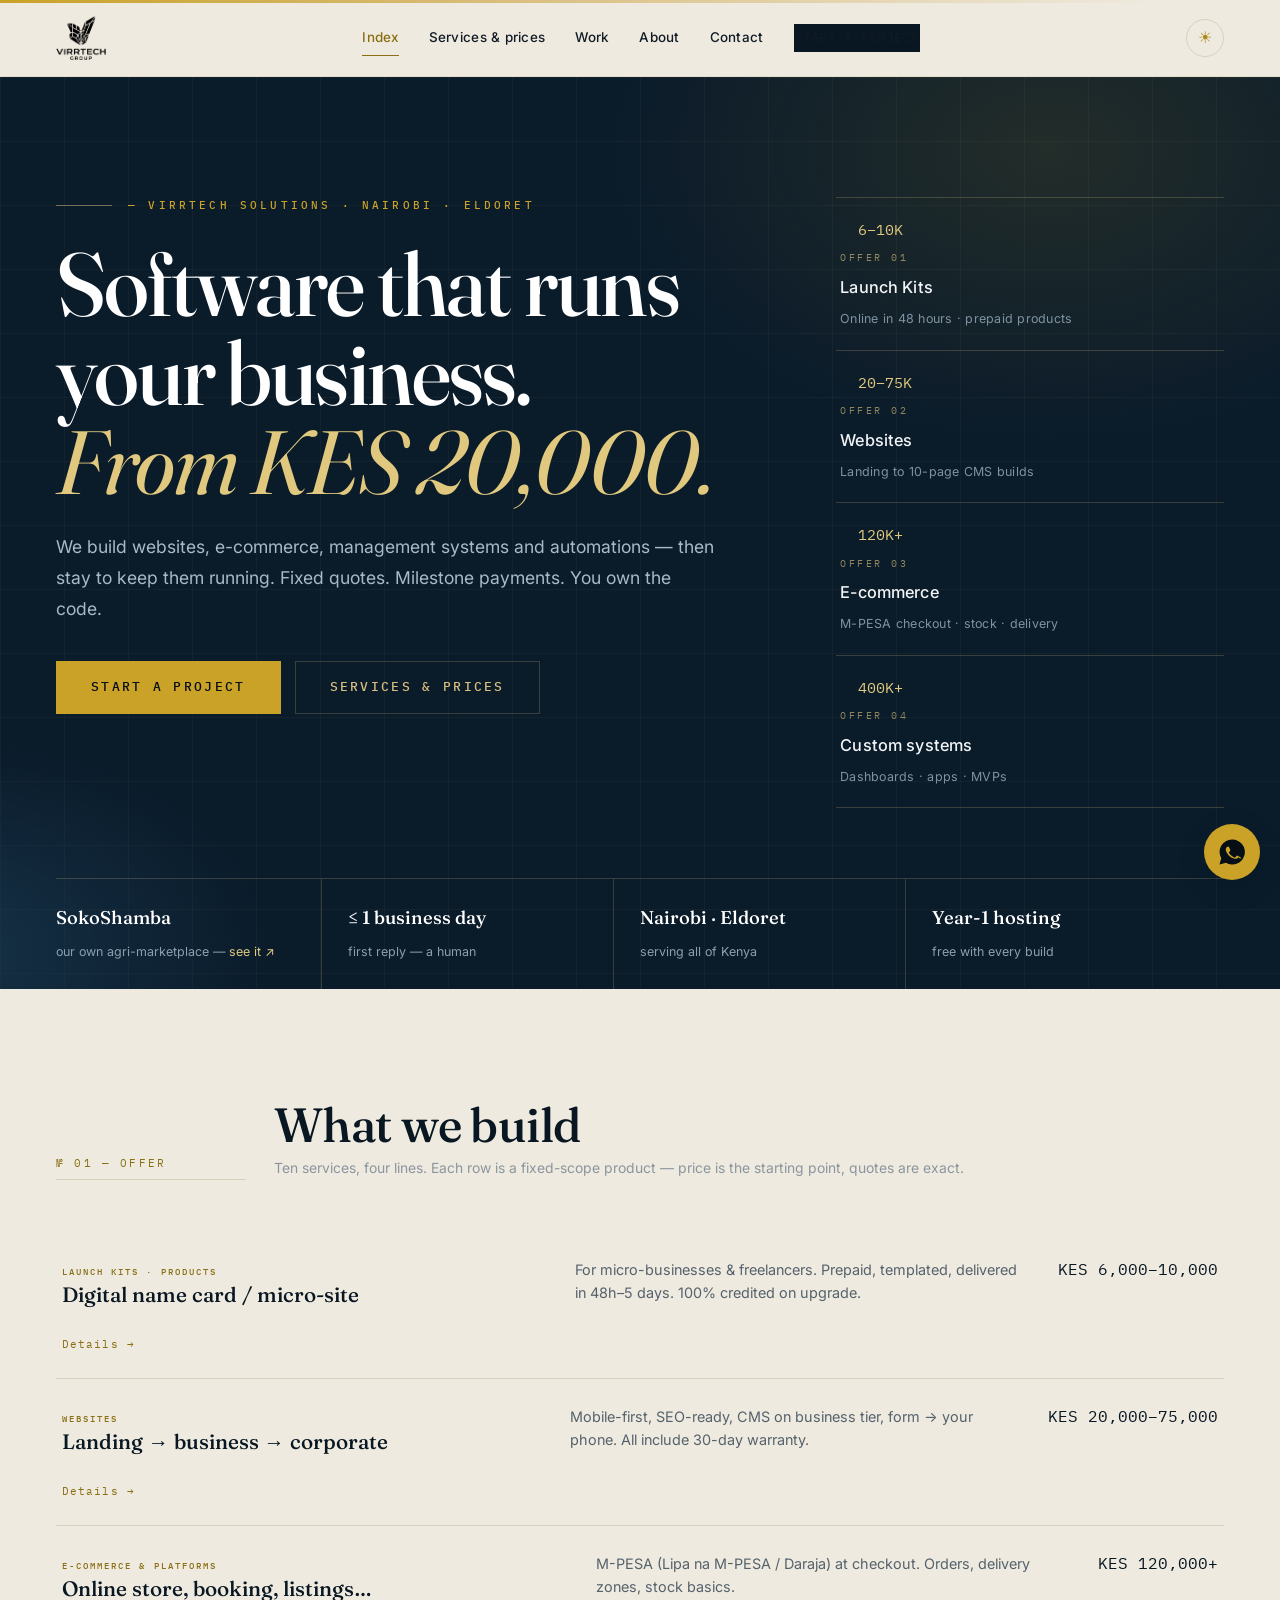
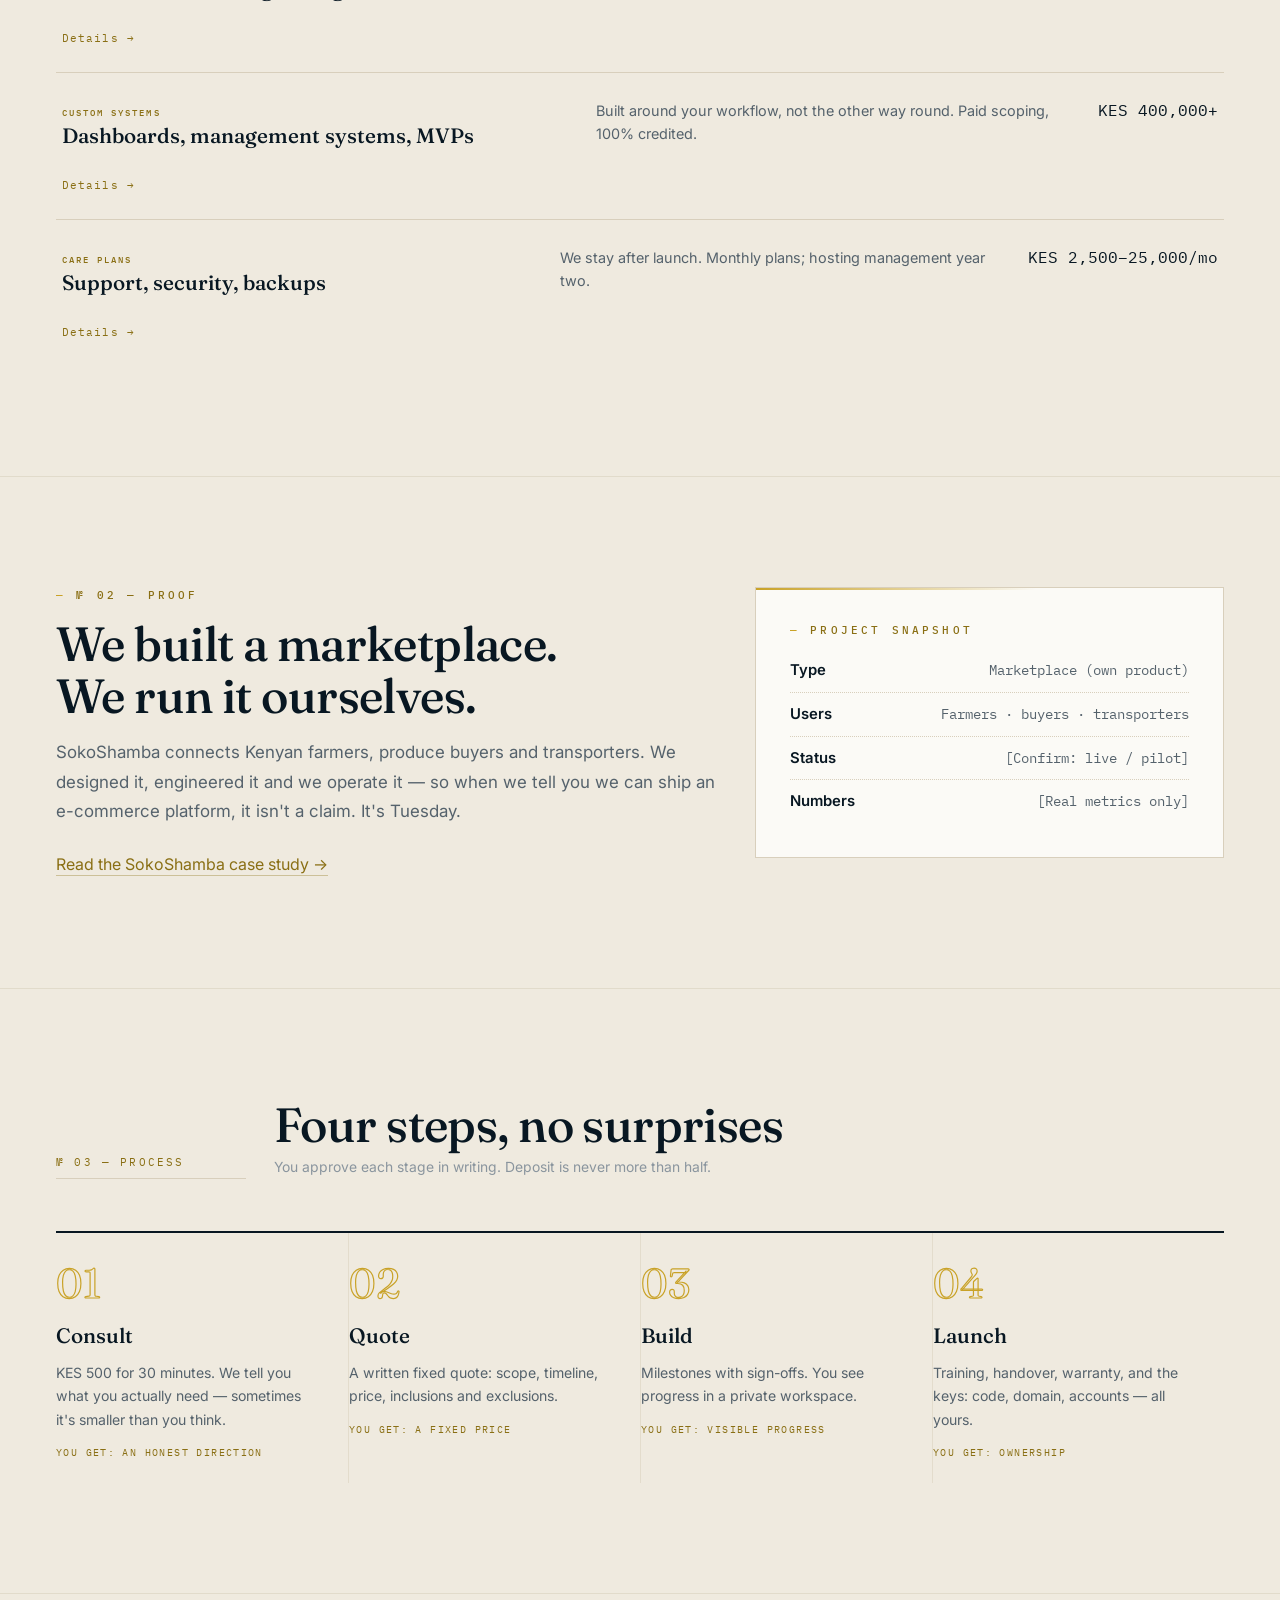
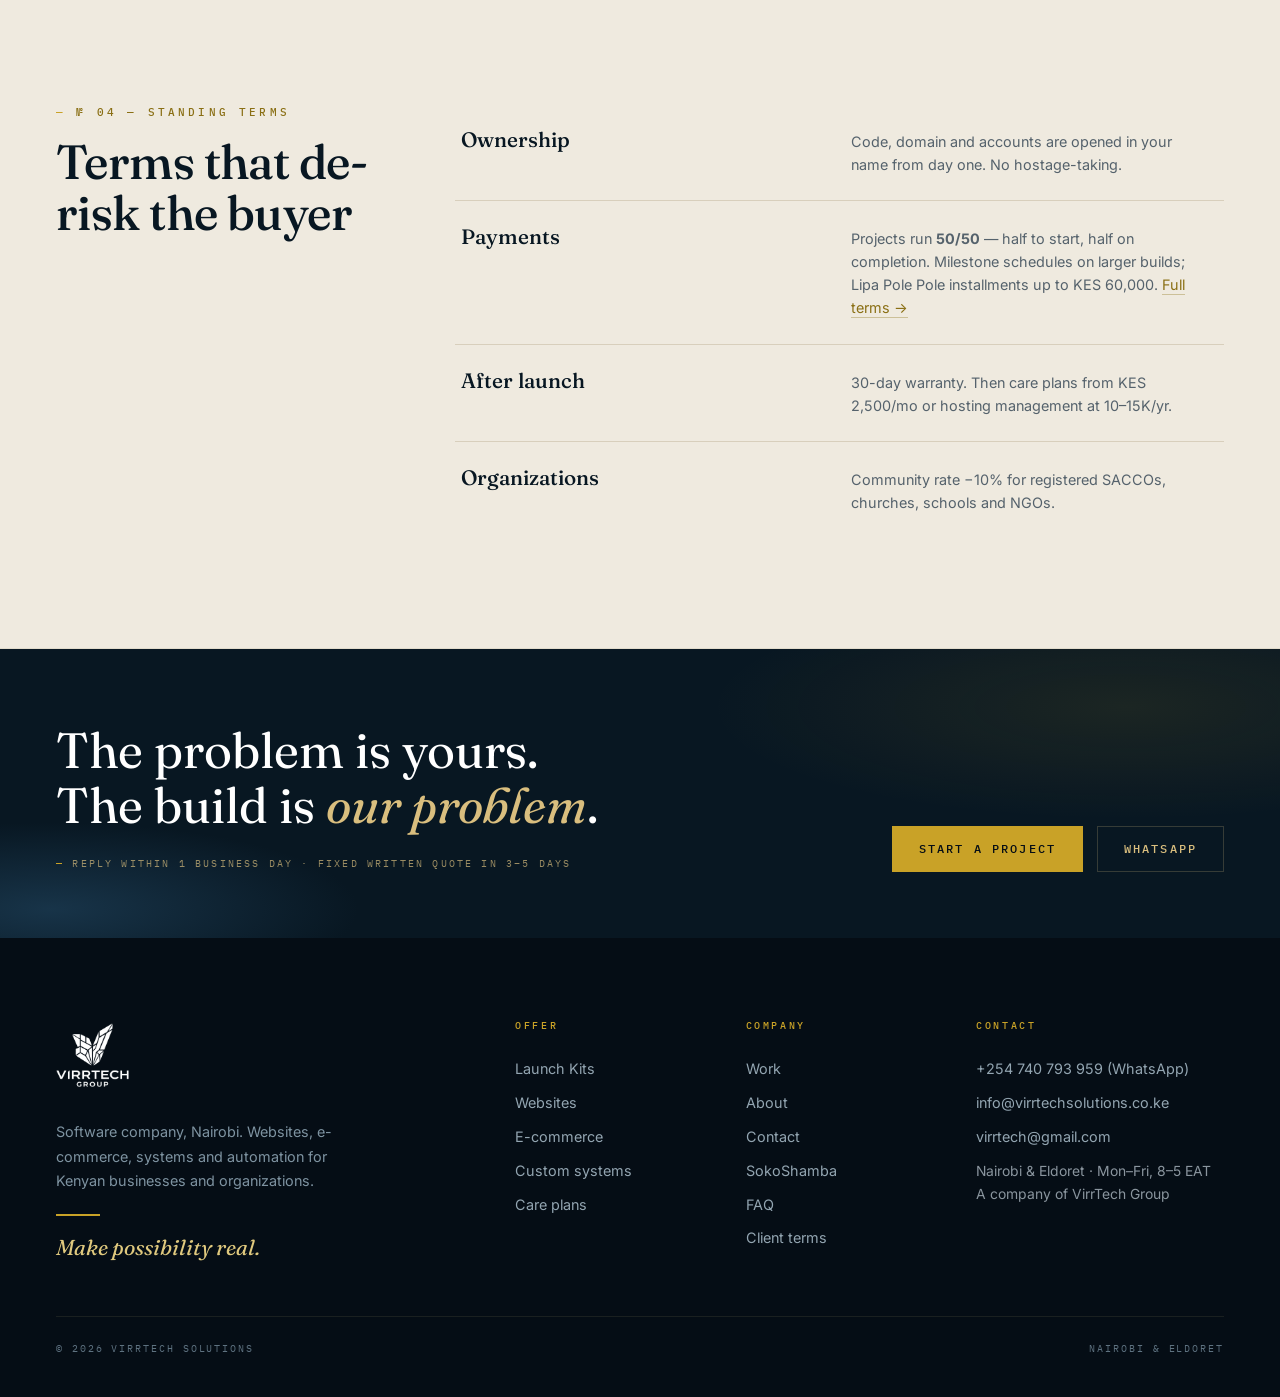
<file: index.html>
<!DOCTYPE html>
<html lang="en">
<head>
<meta charset="UTF-8">
<meta name="viewport" content="width=device-width, initial-scale=1.0">
<title>VirrTech Solutions — Nairobi software company: websites, systems, automation</title>
<link rel="icon" type="image/png" href="img/logo-favicon.png">
<meta name="description" content="VirrTech Solutions builds business websites (from KES 20,000), e-commerce with M-PESA, custom systems and automations in Nairobi. Fixed quotes, you own everything.">
<link rel="preconnect" href="https://fonts.googleapis.com">
<link href="https://fonts.googleapis.com/css2?family=Fraunces:ital,opsz,wght@0,9..144,400;0,9..144,500;0,9..144,600;1,9..144,400;1,9..144,500&family=IBM+Plex+Mono:wght@400;500&family=Inter:wght@400;500;600;700&display=swap" rel="stylesheet">
<link rel="stylesheet" href="css/styles.css">
<link rel="icon" type="image/svg+xml" href="data:image/svg+xml,%3Csvg xmlns='http://www.w3.org/2000/svg' viewBox='0 0 100 100'%3E%3Crect width='100' height='100' rx='4' fill='%230A1B2A'/%3E%3Cpath d='M28 28 L50 70 L72 28' fill='none' stroke='%23C9A227' stroke-width='9' stroke-linecap='square'/%3E%3C/svg%3E">

<meta property="og:type" content="website">
<meta property="og:site_name" content="VirrTech Solutions">
<meta property="og:url" content="https://virrtechsolutions.co.ke/index.html">
<meta property="og:title" content="VirrTech Solutions — Nairobi software company: websites, systems, automation">
<meta property="og:description" content="VirrTech Solutions — software company in Nairobi & Eldoret, Kenya. Websites from KES 20,000, e-commerce with M-PESA, custom systems, automations.">
<meta property="og:image" content="https://virrtechsolutions.co.ke/og-cover.png">
<meta name="twitter:card" content="summary_large_image">
<link rel="canonical" href="https://virrtechsolutions.co.ke/index.html">
<!-- GA4: replace G-XXXXXXX once tracking is wanted
<script async src="https://www.googletagmanager.com/gtag/js?id=G-XXXXXXX"></script> -->

<!-- LocalBusiness schema (index only) -->
<script type="application/ld+json">
{
 "@context":"https://schema.org",
 "@type":"ProfessionalService",
 "name":"VirrTech Solutions",
 "description":"Software company in Nairobi & Eldoret, Kenya: websites, e-commerce with M-PESA, custom systems, automation.",
 "url":"https://virrtechsolutions.co.ke/",
 "email":"virrtech@gmail.com",
 "telephone":"+254740793959",
 "priceRange":"KES 6,000 - KES 3,000,000",
 "areaServed":["Nairobi","Eldoret","Kenya"],
 "founder":{"@type":"Person","name":"Ryan Lagat","jobTitle":"Founder & Group CEO"},
 "parentOrganization":{"@type":"Organization","name":"VirrTech Group"}
}
</script><script>(function(){try{var t=localStorage.getItem('vt-theme');if(!t)t=(matchMedia('(prefers-color-scheme: dark)').matches)?'dark':'light';if(t==='dark')document.documentElement.setAttribute('data-theme','dark');}catch(e){}})();</script>
</head>

<body>

<!-- header -->
<header class="hd">
  <div class="wrap hd-in">
    <a class="logo" href="index.html" aria-label="VirrTech Solutions"><img class="lg" src="img/logo.png" alt="VirrTech Solutions" width="50" height="44"></a>
    <nav class="nav">
      <a class="on" href="index.html">Index</a>
      <a href="services.html">Services &amp; prices</a>
      <a href="work.html">Work</a>
      <a href="about.html">About</a>
      <a href="start.html">Contact</a>
      <a class="btn btn-p btn-sm" href="start.html">Start a project</a>
    </nav>
    <button class="burger" aria-label="Menu" onclick="document.body.classList.toggle('mo')">☰</button><button class="thb" type="button" aria-label="Toggle colour theme"><span class="thb-ic">☀</span></button>
  </div>
</header>
<div class="mnav"><a href="index.html">Index</a><a href="services.html">Services &amp; prices</a><a href="work.html">Work</a><a href="about.html">About</a><a href="start.html">Contact</a><a class="btn btn-p" href="start.html">Start a project</a><button class="thb mth" type="button"><span class="thb-lbl">☀ Dark mode</span></button></div>

<!-- hero -->
<section class="hero">
  <div class="wrap">
    <div class="hero-grid">
      <div data-rv>
        <div class="eyebrow-hero"><span class="rule"></span><span class="lab" style="color:var(--gold-500);">VirrTech Solutions · Nairobi · Eldoret</span></div>
        <h1 class="t1">Software that runs<br>your business.<br><em>From KES 20,000.</em></h1>
        <p class="lead" style="color:#A9BAC6;">We build websites, e-commerce, management systems and automations — then stay to keep them running. Fixed quotes. Milestone payments. You own the code.</p>
        <div class="acts">
          <a class="btn btn-g btn-lg" href="start.html">Start a project</a>
          <a class="btn btn-ol btn-lg" href="services.html">Services &amp; prices</a>
        </div>
      </div>
      <div class="rail" data-rv>
        <div class="rl"><a href="services.html#kits"><span class="pr">6–10K</span><span class="no">Offer 01</span><span class="ln">Launch Kits</span><span class="ds">Online in 48 hours · prepaid products</span></a></div>
        <div class="rl"><a href="services.html#sites"><span class="pr">20–75K</span><span class="no">Offer 02</span><span class="ln">Websites</span><span class="ds">Landing to 10-page CMS builds</span></a></div>
        <div class="rl"><a href="services.html#commerce"><span class="pr">120K+</span><span class="no">Offer 03</span><span class="ln">E-commerce</span><span class="ds">M-PESA checkout · stock · delivery</span></a></div>
        <div class="rl"><a href="services.html#systems"><span class="pr">400K+</span><span class="no">Offer 04</span><span class="ln">Custom systems</span><span class="ds">Dashboards · apps · MVPs</span></a></div>
      </div>
    </div>
    <div class="hstrip" data-rv>
      <div><b>SokoShamba</b><span>our own agri-marketplace — </span><a class="go" href="work.html">see it ↗</a></div>
      <div><b>≤ 1 business day</b><span>first reply — a human</span></div>
      <div><b>Nairobi · Eldoret</b><span>serving all of Kenya</span></div>
      <div><b>Year-1 hosting</b><span>free with every build</span></div>
    </div>
  </div>
</section>

<section class="sec" id="offer">
  <div class="wrap">
    <div class="sechead"><span class="n">№ 01 — Offer</span>
      <div><h2 class="t2">What we build</h2>
      <p class="small" style="margin-top:6px;">Ten services, four lines. Each row is a fixed-scope product — price is the starting point, quotes are exact.</p></div>
    </div>
    <div data-rv>
      <div class="rrow"><div class="wt"><small>Launch Kits · products</small>Digital name card / micro-site</div><div class="ds">For micro-businesses &amp; freelancers. Prepaid, templated, delivered in 48h–5 days. 100% credited on upgrade.</div><div class="px">KES 6,000–10,000</div><a class="go" href="services.html#kits">Details →</a></div>
      <div class="rrow"><div class="wt"><small>Websites</small>Landing → business → corporate</div><div class="ds">Mobile-first, SEO-ready, CMS on business tier, form → your phone. All include 30-day warranty.</div><div class="px">KES 20,000–75,000</div><a class="go" href="services.html#sites">Details →</a></div>
      <div class="rrow"><div class="wt"><small>E-commerce &amp; platforms</small>Online store, booking, listings…</div><div class="ds">M-PESA (Lipa na M-PESA / Daraja) at checkout. Orders, delivery zones, stock basics.</div><div class="px">KES 120,000+</div><a class="go" href="services.html#commerce">Details →</a></div>
      <div class="rrow"><div class="wt"><small>Custom systems</small>Dashboards, management systems, MVPs</div><div class="ds">Built around your workflow, not the other way round. Paid scoping, 100% credited.</div><div class="px">KES 400,000+</div><a class="go" href="services.html#systems">Details →</a></div>
      <div class="rrow"><div class="wt"><small>Care plans</small>Support, security, backups</div><div class="ds">We stay after launch. Monthly plans; hosting management year two.</div><div class="px">KES 2,500–25,000/mo</div><a class="go" href="services.html#care">Details →</a></div>
    </div>
  </div>
</section>

<!-- SokoShamba -->
<section class="sec">
  <div class="wrap">
    <div class="secgrid">
      <div class="c7" data-rv>
        <div class="lab">№ 02 — Proof</div>
        <h2 class="t2" style="margin-top:14px;">We built a marketplace.<br>We run it ourselves.</h2>
        <p class="lead" style="margin-top:16px;">SokoShamba connects Kenyan farmers, produce buyers and transporters. We designed it, engineered it and we operate it — so when we tell you we can ship an e-commerce platform, it isn't a claim. It's Tuesday.</p>
        <p class="mt"><a class="lnk" href="work.html">Read the SokoShamba case study →</a></p>
      </div>
      <div class="c5" data-rv>
        <div class="panel">
          <div class="lab" style="margin-bottom:10px;">Project snapshot</div>
          <ul>
            <li><b>Type</b> <span class="mono-n">Marketplace (own product)</span></li>
            <li><b>Users</b> <span class="mono-n">Farmers · buyers · transporters</span></li>
            <li><b>Status</b> <span class="mono-n">[Confirm: live / pilot]</span></li>
            <li><b>Numbers</b> <span class="mono-n">[Real metrics only]</span></li>
          </ul>
        </div>
      </div>
    </div>
  </div>
</section>

<!-- process -->
<section class="sec">
  <div class="wrap">
    <div class="sechead"><span class="n">№ 03 — Process</span>
      <div><h2 class="t2">Four steps, no surprises</h2>
      <p class="small" style="margin-top:6px;">You approve each stage in writing. Deposit is never more than half.</p></div>
    </div>
    <div class="steps" data-rv>
      <div class="stp"><span class="no">01</span><h4>Consult</h4><p>KES 500 for 30 minutes. We tell you what you actually need — sometimes it's smaller than you think.</p><span class="ot">You get: an honest direction</span></div>
      <div class="stp"><span class="no">02</span><h4>Quote</h4><p>A written fixed quote: scope, timeline, price, inclusions and exclusions.</p><span class="ot">You get: a fixed price</span></div>
      <div class="stp"><span class="no">03</span><h4>Build</h4><p>Milestones with sign-offs. You see progress in a private workspace.</p><span class="ot">You get: visible progress</span></div>
      <div class="stp"><span class="no">04</span><h4>Launch</h4><p>Training, handover, warranty, and the keys: code, domain, accounts — all yours.</p><span class="ot">You get: ownership</span></div>
    </div>
  </div>
</section>

<!-- policies strip -->
<section class="sec">
  <div class="wrap">
    <div class="secgrid">
      <div class="c4" data-rv>
        <div class="lab">№ 04 — Standing terms</div>
        <h2 class="t2" style="margin-top:14px;">Terms that de-risk the buyer</h2>
      </div>
      <div class="c8" data-rv>
        <div class="rrow"><div class="wt">Ownership</div><div class="ds">Code, domain and accounts are opened in your name from day one. No hostage-taking.</div></div>
        <div class="rrow"><div class="wt">Payments</div><div class="ds">Projects run <b>50/50</b> — half to start, half on completion. Milestone schedules on larger builds; Lipa Pole Pole installments up to KES 60,000. <a class="lnk" href="terms.html">Full terms →</a></div></div>
        <div class="rrow"><div class="wt">After launch</div><div class="ds">30-day warranty. Then care plans from KES 2,500/mo or hosting management at 10–15K/yr.</div></div>
        <div class="rrow"><div class="wt">Organizations</div><div class="ds">Community rate −10% for registered SACCOs, churches, schools and NGOs.</div></div>
      </div>
    </div>
  </div>
</section>


<!-- final -->
<section class="qband">
  <div class="wrap" style="padding-top:74px;padding-bottom:66px;">
    <div class="in" data-rv>
      <div>
        <div class="t">The problem is yours.<br>The build is <em>our problem</em>.</div>
        <div class="sla">Reply within 1 business day · Fixed written quote in 3–5 days</div>
      </div>
      <div class="act">
        <a class="btn btn-p" href="start.html">Start a project</a>
        <a class="btn btn-ol" href="https://wa.me/254740793959">WhatsApp</a>
      </div>
    </div>
  </div>
</section>

<!-- footer -->
<footer class="ft">
  <div class="wrap">
    <div class="ft-grid">
      <div class="fb">
        <a class="logo" href="index.html"><img class="flg" src="img/logo-white.png" alt="VirrTech Solutions" width="73" height="64"></a>
        <p>Software company, Nairobi. Websites, e-commerce, systems and automation for Kenyan businesses and organizations.</p>
        <p class="ph">Make possibility real.</p>
      </div>
      <div><h5>Offer</h5><a href="services.html#kits">Launch Kits</a><a href="services.html#sites">Websites</a><a href="services.html#commerce">E-commerce</a><a href="services.html#systems">Custom systems</a><a href="services.html#care">Care plans</a></div>
      <div><h5>Company</h5><a href="work.html">Work</a><a href="about.html">About</a><a href="start.html">Contact</a><a href="work.html">SokoShamba</a><a href="faq.html">FAQ</a><a href="terms.html">Client terms</a></div>
      <div><h5>Contact</h5><a href="https://wa.me/254740793959">+254 740 793 959 (WhatsApp)</a><a href="mailto:info@virrtechsolutions.co.ke">info@virrtechsolutions.co.ke</a><a href="mailto:virrtech@gmail.com">virrtech@gmail.com</a><span class="small" style="display:block;margin-top:6px;">Nairobi &amp; Eldoret · Mon–Fri, 8–5 EAT<br>A company of VirrTech Group</span></div>
    </div>
    <div class="ftbot"><span>© 2026 VirrTech Solutions</span><span>Nairobi &amp; Eldoret</span></div>
  </div>
</footer>

<a class="wafab" href="https://wa.me/254740793959?text=Hi%20VirrTech%20%F0%9F%91%8B%20I%20found%20you%20via%20your%20website." aria-label="Chat on WhatsApp"><svg width="30" height="30" viewBox="0 0 24 24" fill="#fff"><path d="M12 2a10 10 0 0 0-8.6 15L2 22l5.2-1.4A10 10 0 1 0 12 2zm5.2 14.2c-.2.6-1.2 1.2-1.7 1.2-.4.1-1 .1-1.6-.1a13 13 0 0 1-1.5-.5c-2.6-1.1-4.3-3.9-4.4-4.1-.1-.2-1-1.4-1-2.6s.6-1.8.9-2.1c.2-.2.5-.3.7-.3h.5c.2 0 .4-.1.6.4l.9 2.1c.1.2.1.4 0 .6l-.4.6-.5.5c-.1.1-.3.3-.1.6.2.3.8 1.4 1.8 2.2 1.2 1.1 2.2 1.4 2.6 1.6.3.1.5.1.7-.1l1-1.2c.2-.3.4-.2.7-.1l2 1c.3.1.5.2.6.4 0 .1 0 .7-.3 1.3z"/></svg></a>
<div class="fbar">
  <a class="btn btn-p" href="start.html">Start a project</a>
  <a class="btn btn-ol" href="https://wa.me/254740793959">WhatsApp</a>
</div>

<script src="js/config.js" defer></script>
<script src="js/main.js" defer></script>
</body>
</html>
</file>
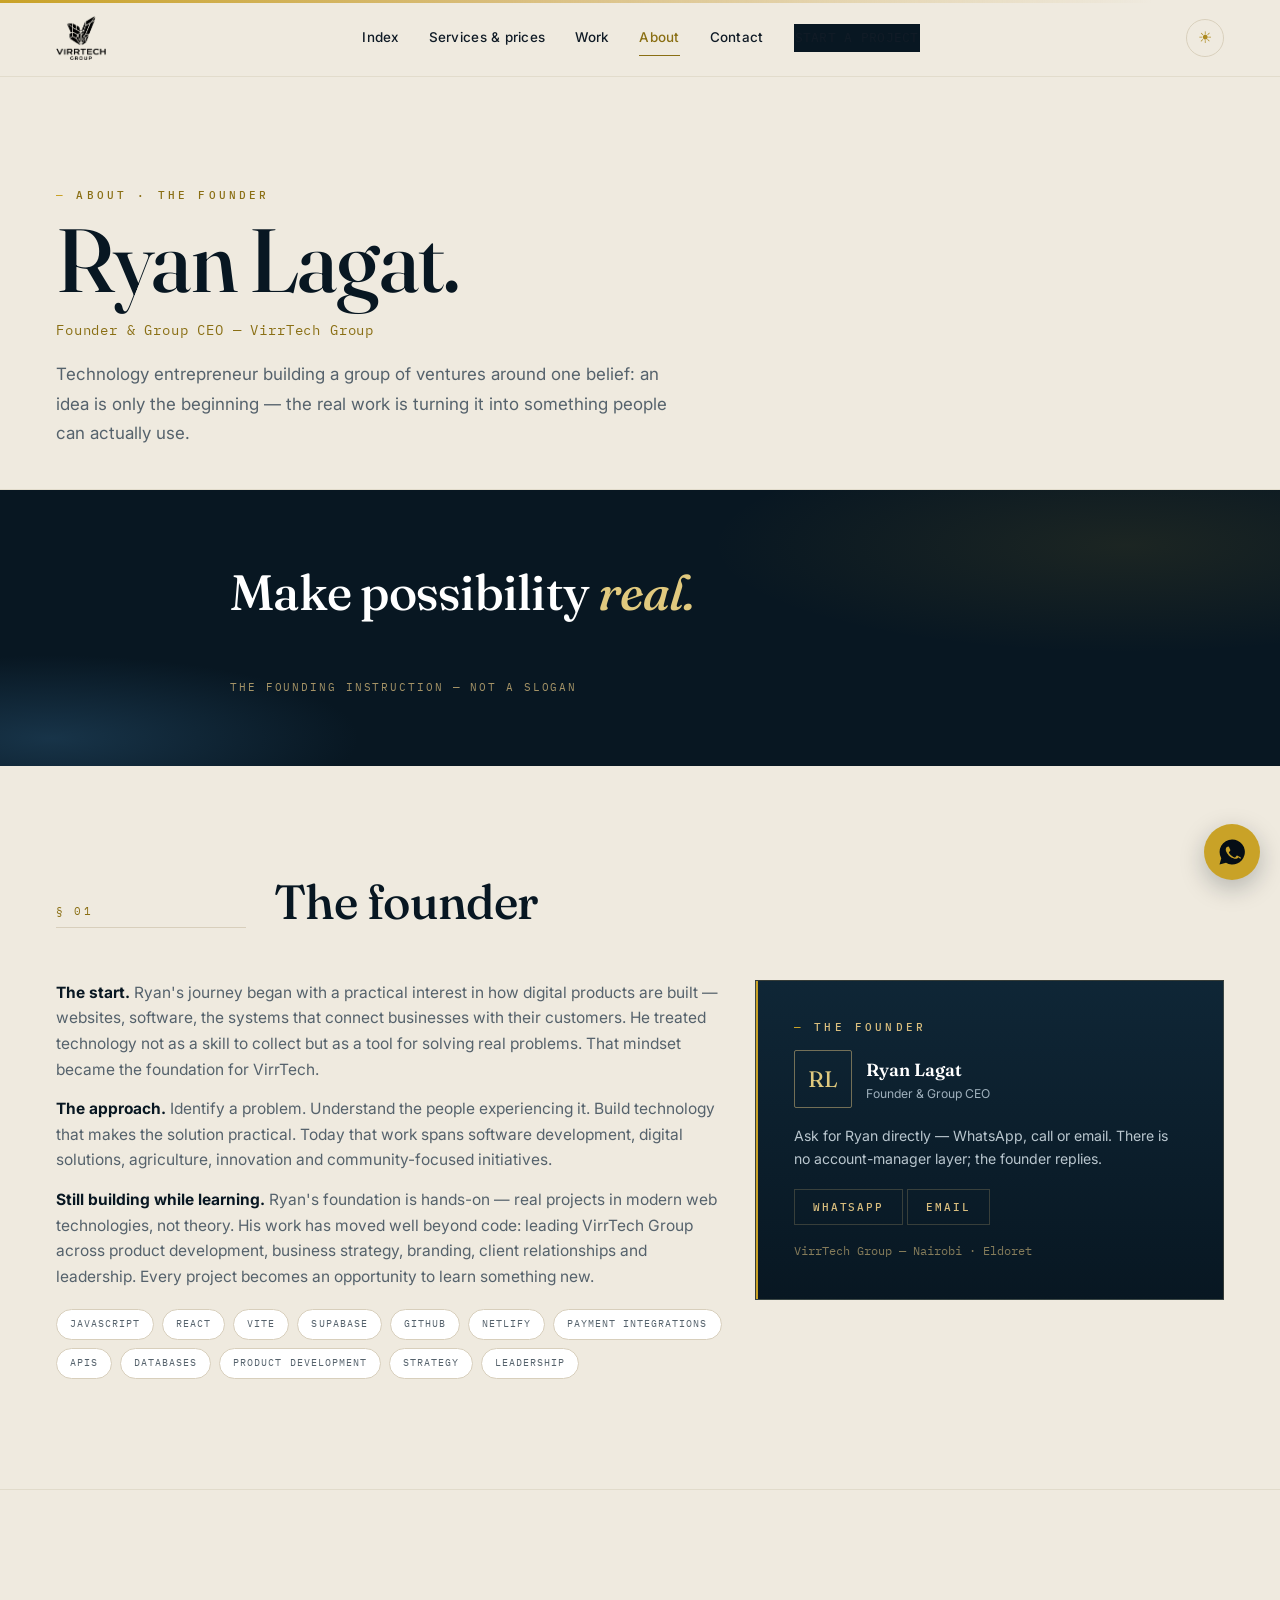
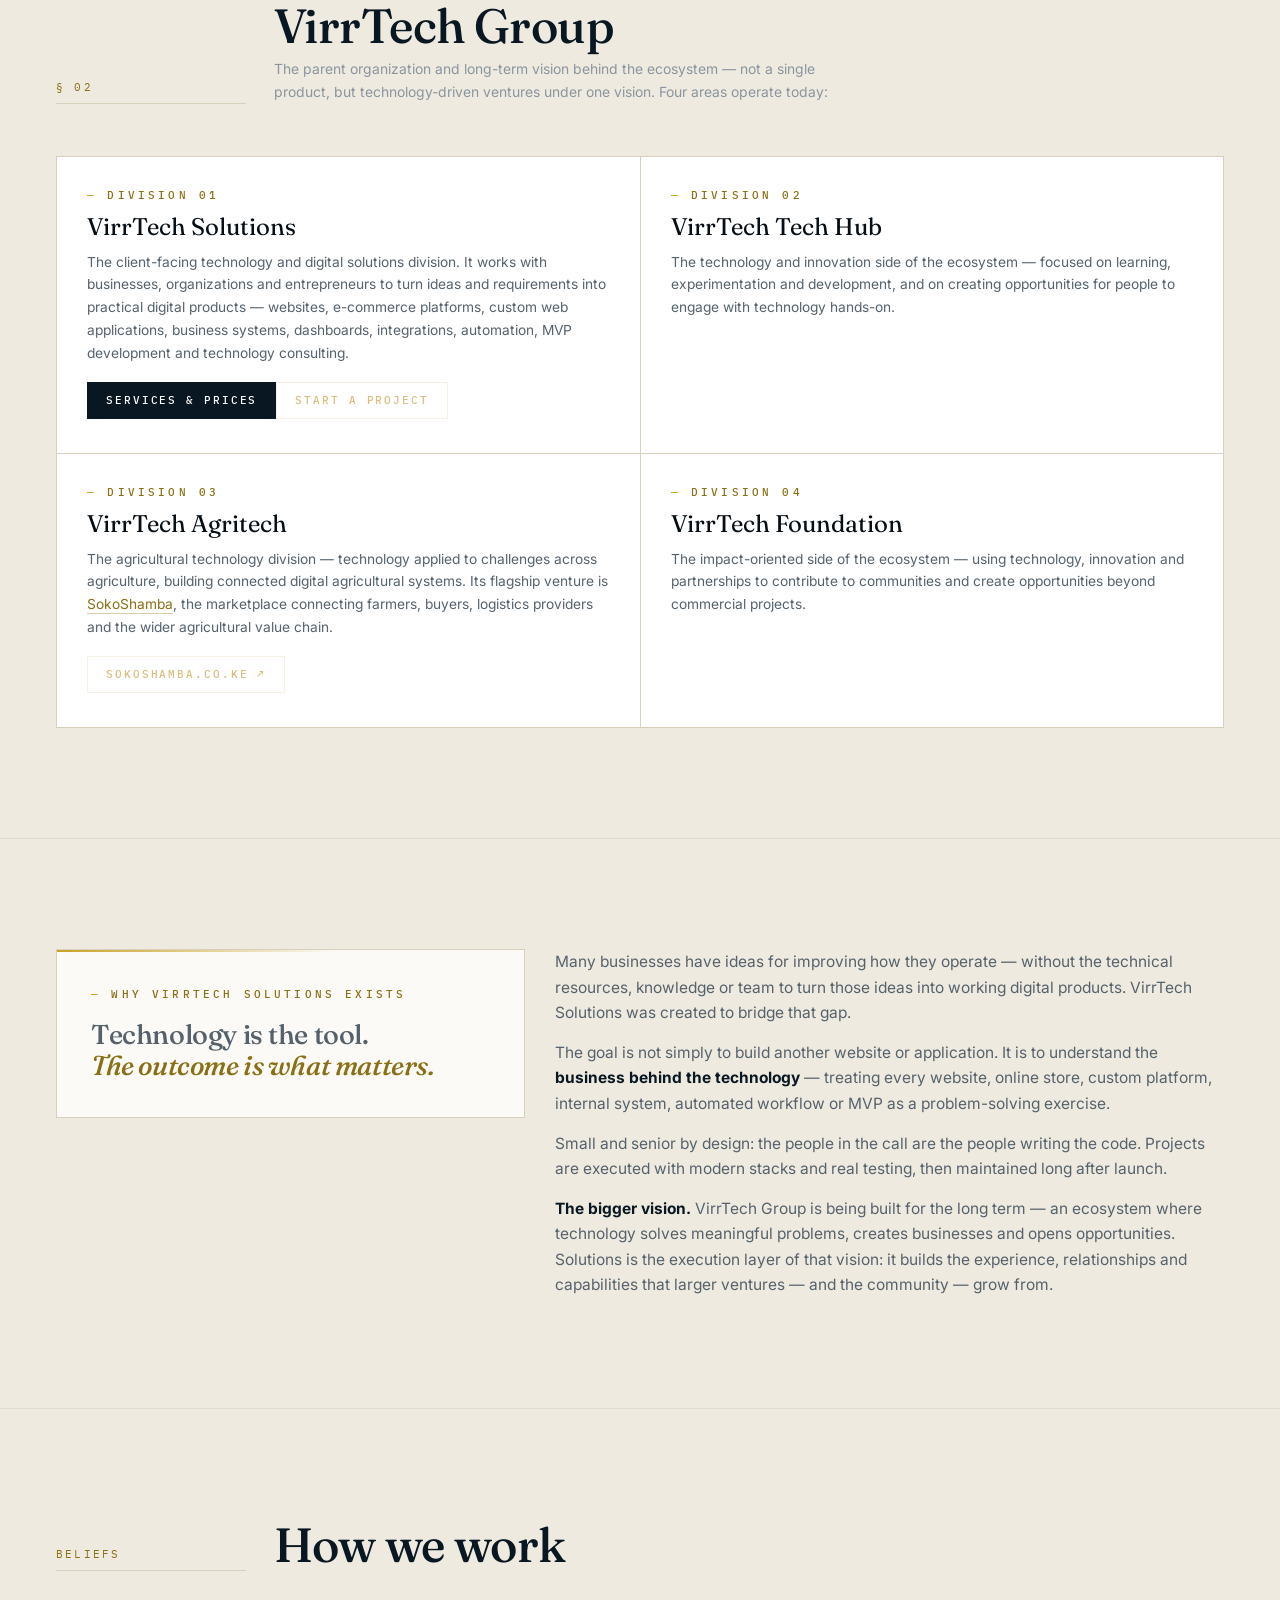
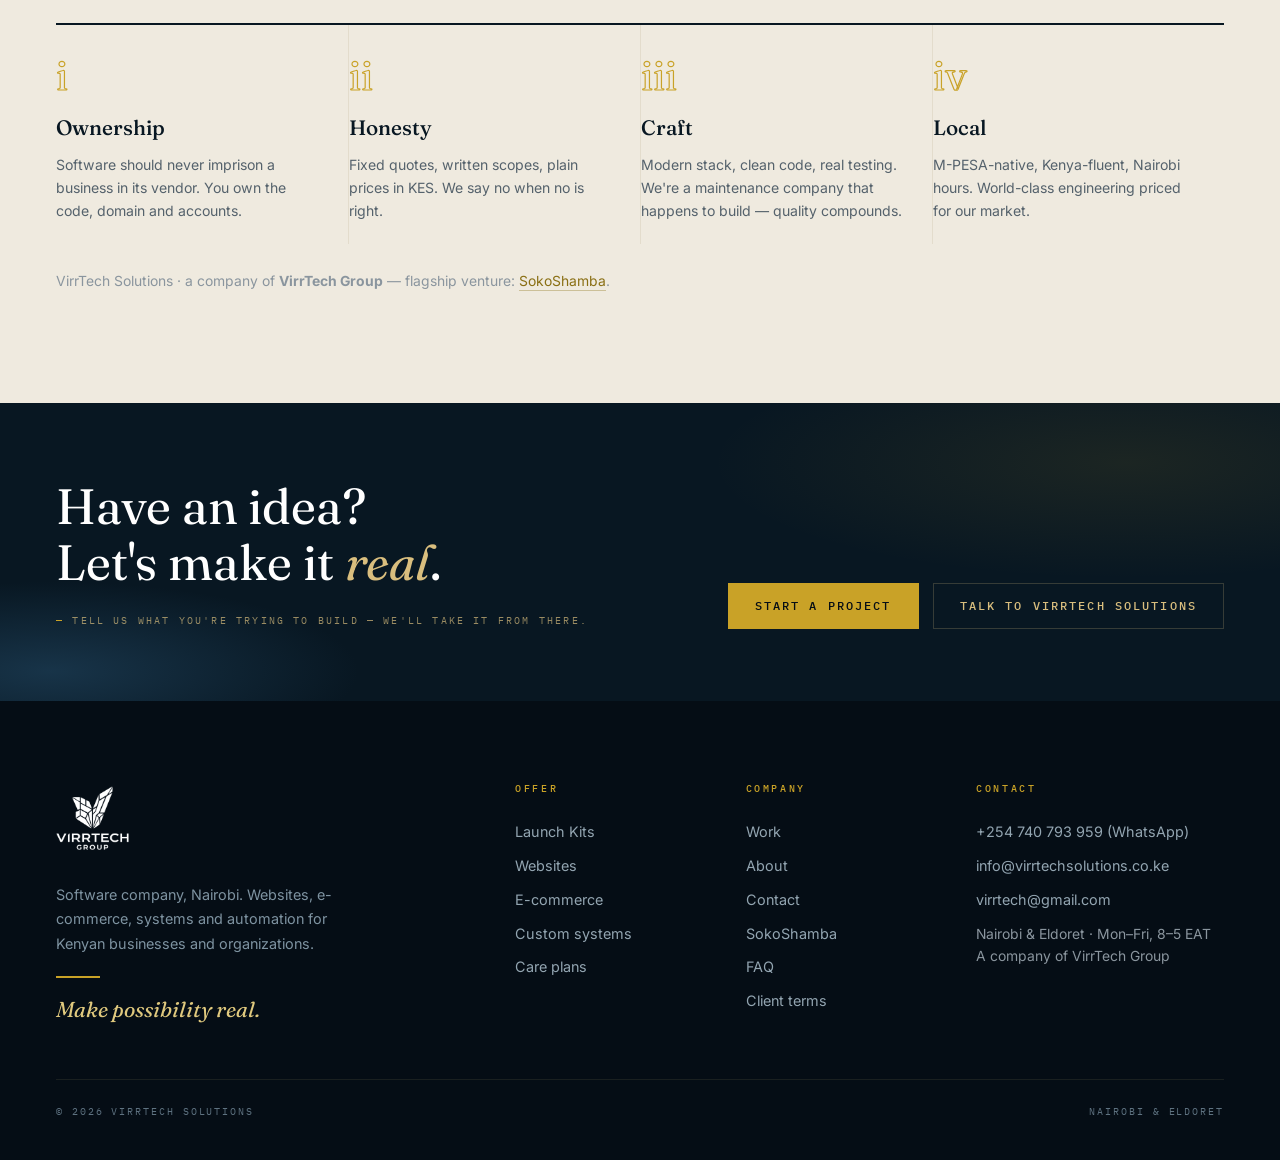
<file: about.html>
<!DOCTYPE html>
<html lang="en">
<head>
<meta charset="UTF-8">
<meta name="viewport" content="width=device-width, initial-scale=1.0">
<title>About — Ryan Lagat, Founder · VirrTech Group</title>
<link rel="icon" type="image/png" href="img/logo-favicon.png">
<meta name="description" content="VirrTech Solutions is the technology division of VirrTech Group — a Nairobi software company. Make possibility real.">
<link rel="preconnect" href="https://fonts.googleapis.com">
<link href="https://fonts.googleapis.com/css2?family=Fraunces:ital,opsz,wght@0,9..144,400;0,9..144,500;0,9..144,600;1,9..144,400;1,9..144,500&family=IBM+Plex+Mono:wght@400;500&family=Inter:wght@400;500;600;700&display=swap" rel="stylesheet">
<link rel="stylesheet" href="css/styles.css">
<link rel="icon" type="image/svg+xml" href="data:image/svg+xml,%3Csvg xmlns='http://www.w3.org/2000/svg' viewBox='0 0 100 100'%3E%3Crect width='100' height='100' rx='4' fill='%230A1B2A'/%3E%3Cpath d='M28 28 L50 70 L72 28' fill='none' stroke='%23C9A227' stroke-width='9' stroke-linecap='square'/%3E%3C/svg%3E">

<meta property="og:type" content="website">
<meta property="og:site_name" content="VirrTech Solutions">
<meta property="og:url" content="https://virrtechsolutions.co.ke/about.html">
<meta property="og:title" content="About — VirrTech Solutions">
<meta property="og:description" content="VirrTech Solutions — software company in Nairobi & Eldoret, Kenya. Websites from KES 20,000, e-commerce with M-PESA, custom systems, automations.">
<meta property="og:image" content="https://virrtechsolutions.co.ke/og-cover.png">
<meta name="twitter:card" content="summary_large_image">
<link rel="canonical" href="https://virrtechsolutions.co.ke/about.html">
<!-- GA4: replace G-XXXXXXX once tracking is wanted
<script async src="https://www.googletagmanager.com/gtag/js?id=G-XXXXXXX"></script> -->

<!-- LocalBusiness schema (index only) -->
<script>(function(){try{var t=localStorage.getItem('vt-theme');if(!t)t=(matchMedia('(prefers-color-scheme: dark)').matches)?'dark':'light';if(t==='dark')document.documentElement.setAttribute('data-theme','dark');}catch(e){}})();</script>
</head>

<body>
<header class="hd">
  <div class="wrap hd-in">
    <a class="logo" href="index.html"><img class="lg" src="img/logo.png" alt="VirrTech Solutions" width="50" height="44"></a>
    <nav class="nav"><a href="index.html">Index</a><a href="services.html">Services &amp; prices</a><a href="work.html">Work</a><a class="on" href="about.html">About</a><a href="start.html">Contact</a><a class="btn btn-p btn-sm" href="start.html">Start a project</a></nav>
    <button class="burger" aria-label="Menu" onclick="document.body.classList.toggle('mo')">☰</button><button class="thb" type="button" aria-label="Toggle colour theme"><span class="thb-ic">☀</span></button>
  </div>
</header>
<div class="mnav"><a href="index.html">Index</a><a href="services.html">Services &amp; prices</a><a href="work.html">Work</a><a class="on" href="about.html">About</a><a href="start.html">Contact</a><a class="btn btn-p" href="start.html">Start a project</a><button class="thb mth" type="button"><span class="thb-lbl">☀ Dark mode</span></button></div>
<section class="sec" style="padding-bottom:40px;">
  <div class="wrap">
    <div class="lab">About · The founder</div>
    <h1 class="t1" style="margin-top:12px;">Ryan Lagat.</h1>
    <p class="small" style="font-family:var(--mono);color:var(--gold-700);margin-top:14px;letter-spacing:.06em;">Founder &amp; Group CEO — VirrTech Group</p>
    <p class="lead" style="margin-top:18px;max-width:56ch;">Technology entrepreneur building a group of ventures around one belief: an idea is only the beginning — the real work is turning it into something people can actually use.</p>
  </div>
</section>

<!-- philosophy band -->
<section class="qband" style="border-bottom:0;">
  <div class="wrap" style="padding-top:74px;padding-bottom:70px;">
    <div class="darkq" data-rv style="text-align:center;max-width:820px;margin:0 auto;">
      <p class="bigq">Make possibility <em>real.</em></p>
      <p class="qsrc" style="color:rgba(217,190,126,.75);">The founding instruction — not a slogan</p>
    </div>
  </div>
</section>

<section class="sec">
  <div class="wrap">
    <div class="sechead"><span class="n">§ 01</span><div><h2 class="t2">The founder</h2></div></div>
    <div class="secgrid">
      <div class="c7" data-rv>
        <p class="small" style="font-size:.97rem;color:var(--muted);margin-bottom:14px;"><b style="color:var(--navy-900);">The start.</b> Ryan's journey began with a practical interest in how digital products are built — websites, software, the systems that connect businesses with their customers. He treated technology not as a skill to collect but as a tool for solving real problems. That mindset became the foundation for VirrTech.</p>
        <p class="small" style="font-size:.97rem;color:var(--muted);margin-bottom:14px;"><b style="color:var(--navy-900);">The approach.</b> Identify a problem. Understand the people experiencing it. Build technology that makes the solution practical. Today that work spans software development, digital solutions, agriculture, innovation and community-focused initiatives.</p>
        <p class="small" style="font-size:.97rem;color:var(--muted);margin-bottom:14px;"><b style="color:var(--navy-900);">Still building while learning.</b> Ryan's foundation is hands-on — real projects in modern web technologies, not theory. His work has moved well beyond code: leading VirrTech Group across product development, business strategy, branding, client relationships and leadership. Every project becomes an opportunity to learn something new.</p>
        <ul class="ev" style="margin-top:20px;">
          <li>JavaScript</li><li>React</li><li>Vite</li><li>Supabase</li><li>GitHub</li><li>Netlify</li><li>Payment integrations</li><li>APIs</li><li>Databases</li><li>Product development</li><li>Strategy</li><li>Leadership</li>
        </ul>
      </div>
      <div class="c5" data-rv>
        <div class="darkpanel">
          <div class="lab" style="margin-bottom:14px;">The founder</div>
          <div style="display:flex;gap:14px;align-items:center;margin-bottom:16px;">
            <div style="width:58px;height:58px;border:1px solid rgba(217,190,126,.5);display:flex;align-items:center;justify-content:center;font-family:var(--serif);color:var(--gold-300);font-size:1.4rem;border-radius:2px;">RL</div>
            <div><div style="color:#fff;font-weight:600;font-family:var(--serif);font-size:1.1rem;">Ryan Lagat</div><div style="font-size:.76rem;color:#9FB0BC;">Founder &amp; Group CEO</div></div>
          </div>
          <p style="font-size:.88rem;color:#B9C6CE;">Ask for Ryan directly — WhatsApp, call or email. There is no account-manager layer; the founder replies.</p>
          <div class="acts" style="margin-top:18px;flex-wrap:wrap;">
            <a class="btn btn-ol btn-sm" href="https://wa.me/254740793959">WhatsApp</a>
            <a class="btn btn-ol btn-sm" href="mailto:virrtech@gmail.com">Email</a>
          </div>
          <p style="font-size:.76rem;font-family:var(--mono);color:rgba(217,190,126,.6);margin-top:16px;">VirrTech Group — Nairobi · Eldoret</p>
        </div>
      </div>
    </div>
  </div>
</section>

<section class="sec" style="border-top:0;">
  <div class="wrap">
    <div class="sechead"><span class="n">§ 02</span><div><h2 class="t2">VirrTech Group</h2><p class="small" style="margin-top:6px;max-width:62ch;">The parent organization and long-term vision behind the ecosystem — not a single product, but technology-driven ventures under one vision. Four areas operate today:</p></div></div>
    <div class="gd" data-rv>
      <div class="gdc">
        <span class="lab">Division 01</span>
        <div class="gn">VirrTech Solutions</div>
        <p>The client-facing technology and digital solutions division. It works with businesses, organizations and entrepreneurs to turn ideas and requirements into practical digital products — websites, e-commerce platforms, custom web applications, business systems, dashboards, integrations, automation, MVP development and technology consulting.</p>
        <div class="acts" style="margin-top:18px;"><a class="btn btn-p btn-sm" href="services.html">Services &amp; prices</a><a class="btn btn-ol btn-sm" href="start.html">Start a project</a></div>
      </div>
      <div class="gdc">
        <span class="lab">Division 02</span>
        <div class="gn">VirrTech Tech Hub</div>
        <p>The technology and innovation side of the ecosystem — focused on learning, experimentation and development, and on creating opportunities for people to engage with technology hands-on.</p>
      </div>
      <div class="gdc">
        <span class="lab">Division 03</span>
        <div class="gn">VirrTech Agritech</div>
        <p>The agricultural technology division — technology applied to challenges across agriculture, building connected digital agricultural systems. Its flagship venture is <a class="lnk" href="work.html">SokoShamba</a>, the marketplace connecting farmers, buyers, logistics providers and the wider agricultural value chain.</p>
        <div class="acts" style="margin-top:18px;"><a class="btn btn-ol btn-sm" href="https://sokoshamba.co.ke" target="_blank" rel="noopener">sokoshamba.co.ke ↗</a></div>
      </div>
      <div class="gdc">
        <span class="lab">Division 04</span>
        <div class="gn">VirrTech Foundation</div>
        <p>The impact-oriented side of the ecosystem — using technology, innovation and partnerships to contribute to communities and create opportunities beyond commercial projects.</p>
      </div>
    </div>
  </div>
</section>

<section class="sec" style="border-top:0;">
  <div class="wrap">
    <div class="secgrid">
      <div class="c5" data-rv>
        <div class="panel" style="padding:36px 34px;">
          <div class="lab" style="margin-bottom:16px;">Why VirrTech Solutions exists</div>
          <p class="bigq" style="font-size:clamp(1.3rem,2.4vw,1.7rem);">Technology is the tool.<br><em>The outcome is what matters.</em></p>
        </div>
      </div>
      <div class="c7" data-rv>
        <p class="small" style="font-size:.97rem;color:var(--muted);margin-bottom:14px;">Many businesses have ideas for improving how they operate — without the technical resources, knowledge or team to turn those ideas into working digital products. VirrTech Solutions was created to bridge that gap.</p>
        <p class="small" style="font-size:.97rem;color:var(--muted);margin-bottom:14px;">The goal is not simply to build another website or application. It is to understand the <b style="color:var(--navy-900);">business behind the technology</b> — treating every website, online store, custom platform, internal system, automated workflow or MVP as a problem-solving exercise.</p>
        <p class="small" style="font-size:.97rem;color:var(--muted);margin-bottom:14px;">Small and senior by design: the people in the call are the people writing the code. Projects are executed with modern stacks and real testing, then maintained long after launch.</p>
        <p class="small" style="font-size:.97rem;color:var(--muted);"><b style="color:var(--navy-900);">The bigger vision.</b> VirrTech Group is being built for the long term — an ecosystem where technology solves meaningful problems, creates businesses and opens opportunities. Solutions is the execution layer of that vision: it builds the experience, relationships and capabilities that larger ventures — and the community — grow from.</p>
      </div>
    </div>
  </div>
</section>

<section class="sec" style="border-bottom:0;">
  <div class="wrap">
    <div class="sechead"><span class="n">Beliefs</span><div><h2 class="t2">How we work</h2></div></div>
    <div class="steps">
      <div class="stp"><span class="no">i</span><h4>Ownership</h4><p>Software should never imprison a business in its vendor. You own the code, domain and accounts.</p></div>
      <div class="stp"><span class="no">ii</span><h4>Honesty</h4><p>Fixed quotes, written scopes, plain prices in KES. We say no when no is right.</p></div>
      <div class="stp"><span class="no">iii</span><h4>Craft</h4><p>Modern stack, clean code, real testing. We're a maintenance company that happens to build — quality compounds.</p></div>
      <div class="stp"><span class="no">iv</span><h4>Local</h4><p>M-PESA-native, Kenya-fluent, Nairobi hours. World-class engineering priced for our market.</p></div>
    </div>
    <p class="small" style="margin-top:26px;color:var(--soft);">VirrTech Solutions · a company of <b>VirrTech Group</b> — flagship venture: <a class="lnk" href="https://sokoshamba.co.ke" target="_blank" rel="noopener">SokoShamba</a>.</p>
  </div>
</section>

<section class="qband">
  <div class="wrap" style="padding-top:76px;padding-bottom:72px;">
    <div class="in" data-rv>
      <div><div class="t">Have an idea?<br>Let's make it <em>real</em>.</div><div class="sla">Tell us what you're trying to build — we'll take it from there.</div></div>
      <div class="act"><a class="btn btn-p" href="start.html">Start a project</a><a class="btn btn-ol" href="https://wa.me/254740793959">Talk to VirrTech Solutions</a></div>
    </div>
  </div>
</section>


<footer class="ft">
  <div class="wrap">
    <div class="ft-grid">
      <div class="fb"><a class="logo" href="index.html"><img class="flg" src="img/logo-white.png" alt="VirrTech Solutions" width="73" height="64"></a><p>Software company, Nairobi. Websites, e-commerce, systems and automation for Kenyan businesses and organizations.</p><p class="ph">Make possibility real.</p></div>
      <div><h5>Offer</h5><a href="services.html#kits">Launch Kits</a><a href="services.html#sites">Websites</a><a href="services.html#commerce">E-commerce</a><a href="services.html#systems">Custom systems</a><a href="services.html#care">Care plans</a></div>
      <div><h5>Company</h5><a href="work.html">Work</a><a href="about.html">About</a><a href="start.html">Contact</a><a href="work.html">SokoShamba</a><a href="faq.html">FAQ</a><a href="terms.html">Client terms</a></div>
      <div><h5>Contact</h5><a href="https://wa.me/254740793959">+254 740 793 959 (WhatsApp)</a><a href="mailto:info@virrtechsolutions.co.ke">info@virrtechsolutions.co.ke</a><a href="mailto:virrtech@gmail.com">virrtech@gmail.com</a><span class="small" style="display:block;margin-top:6px;">Nairobi &amp; Eldoret · Mon–Fri, 8–5 EAT<br>A company of VirrTech Group</span></div>
    </div>
    <div class="ftbot"><span>© 2026 VirrTech Solutions</span><span>Nairobi &amp; Eldoret</span></div>
  </div>
</footer>
<a class="wafab" href="https://wa.me/254740793959?text=Hi%20VirrTech%20%F0%9F%91%8B%20I%20found%20you%20via%20your%20website." aria-label="Chat on WhatsApp"><svg width="30" height="30" viewBox="0 0 24 24" fill="#fff"><path d="M12 2a10 10 0 0 0-8.6 15L2 22l5.2-1.4A10 10 0 1 0 12 2zm5.2 14.2c-.2.6-1.2 1.2-1.7 1.2-.4.1-1 .1-1.6-.1a13 13 0 0 1-1.5-.5c-2.6-1.1-4.3-3.9-4.4-4.1-.1-.2-1-1.4-1-2.6s.6-1.8.9-2.1c.2-.2.5-.3.7-.3h.5c.2 0 .4-.1.6.4l.9 2.1c.1.2.1.4 0 .6l-.4.6-.5.5c-.1.1-.3.3-.1.6.2.3.8 1.4 1.8 2.2 1.2 1.1 2.2 1.4 2.6 1.6.3.1.5.1.7-.1l1-1.2c.2-.3.4-.2.7-.1l2 1c.3.1.5.2.6.4 0 .1 0 .7-.3 1.3z"/></svg></a>
<div class="fbar"><a class="btn btn-p" href="start.html">Start a project</a><a class="btn btn-ol" href="https://wa.me/254740793959">WhatsApp</a></div>
<script src="js/config.js" defer></script>
<script src="js/main.js" defer></script>
</body>
</html>
</file>
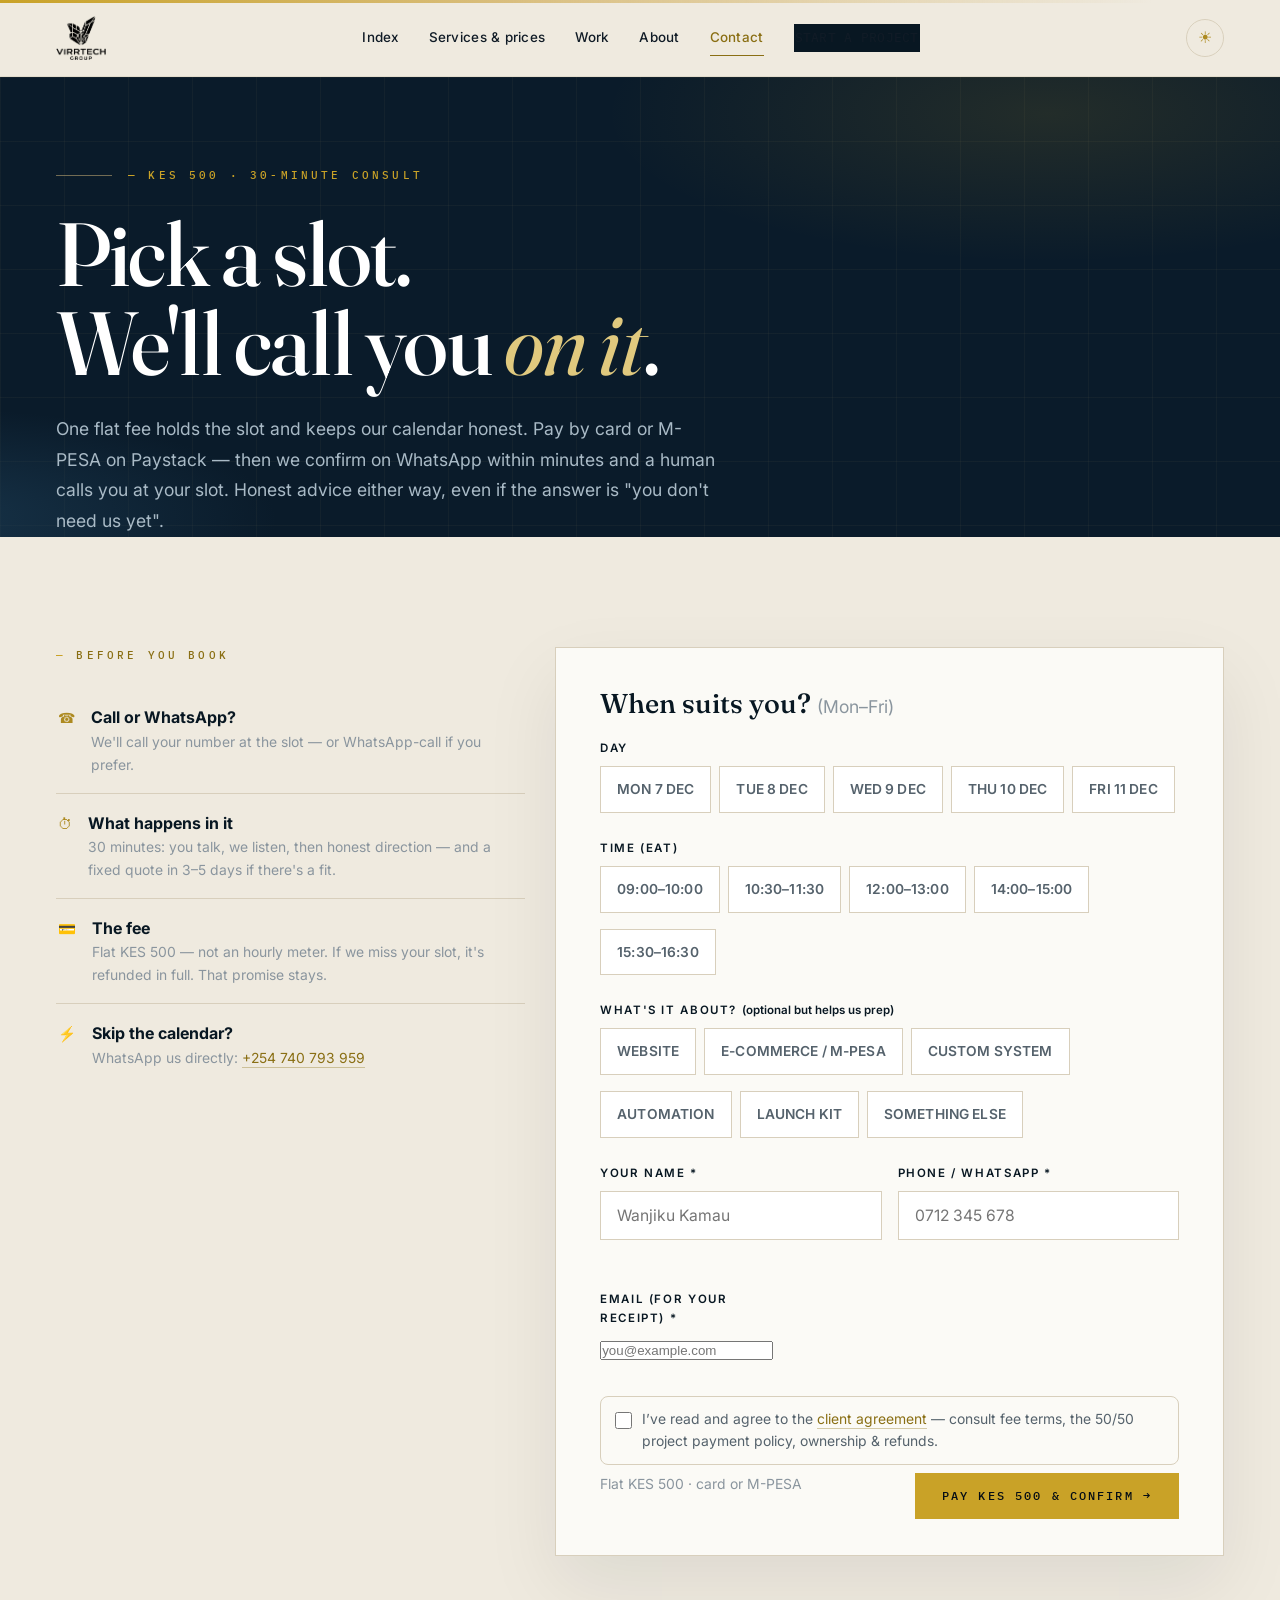
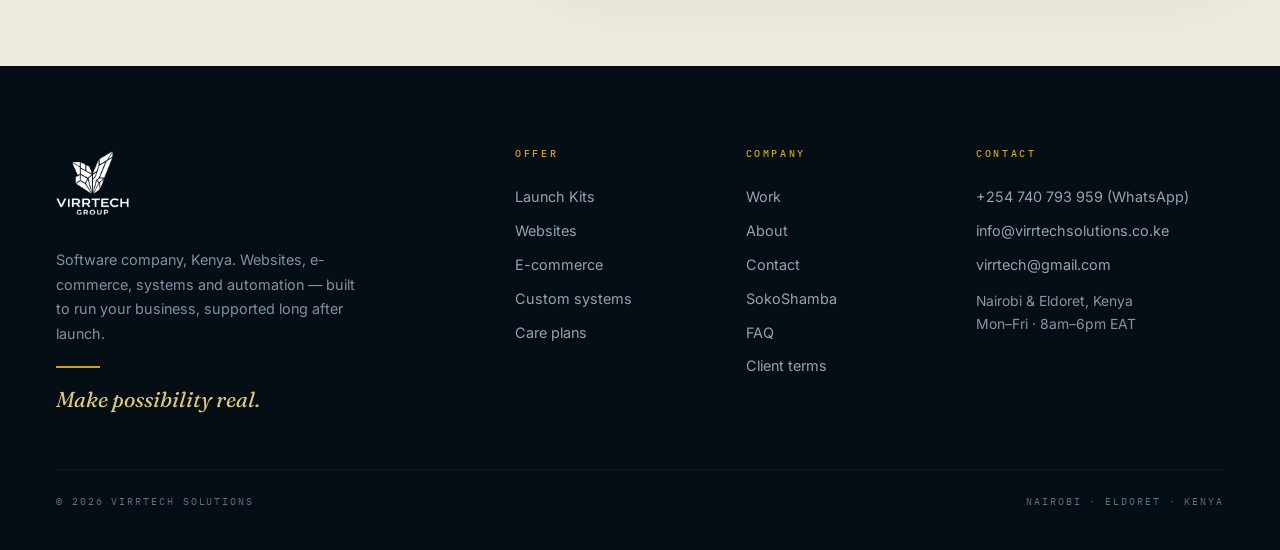
<file: book.html>
<!DOCTYPE html>
<html lang="en">
<head>
<meta charset="UTF-8">
<meta name="viewport" content="width=device-width, initial-scale=1.0">
<title>Book a consult (KES 500) — VirrTech Solutions</title>
<link rel="icon" type="image/png" href="img/logo-favicon.png">
<meta name="description" content="Book a 30-minute consult with VirrTech Solutions for a flat KES 500. Pick a day and time, pay on Paystack by card or M-PESA — we confirm on WhatsApp.">
<meta property="og:type" content="website">
<meta property="og:site_name" content="VirrTech Solutions">
<meta property="og:url" content="https://virrtechsolutions.co.ke/book.html">
<meta property="og:title" content="Book a consult (KES 500) — VirrTech Solutions">
<meta property="og:description" content="Flat KES 500 · 30 minutes · honest advice either way. Pay by card or M-PESA on Paystack.">
<meta property="og:image" content="https://virrtechsolutions.co.ke/og-cover.png">
<meta name="twitter:card" content="summary_large_image">
<link rel="canonical" href="https://virrtechsolutions.co.ke/book.html">
<link rel="preconnect" href="https://fonts.googleapis.com">
<link href="https://fonts.googleapis.com/css2?family=Fraunces:ital,opsz,wght@0,9..144,400;0,9..144,500;0,9..144,600;1,9..144,400;1,9..144,500&family=IBM+Plex+Mono:wght@400;500&family=Inter:wght@400;500;600;700&display=swap" rel="stylesheet">
<link rel="stylesheet" href="css/styles.css">
<link rel="icon" type="image/svg+xml" href="data:image/svg+xml,%3Csvg xmlns='http://www.w3.org/2000/svg' viewBox='0 0 100 100'%3E%3Crect width='100' height='100' rx='4' fill='%23081A25'/%3E%3Cpath d='M28 28 L50 70 L72 28' fill='none' stroke='%23C9A227' stroke-width='9' stroke-linecap='square'/%3E%3C/svg%3E">
<script src="https://js.paystack.co/v1/inline.js"></script>
<script>(function(){try{var t=localStorage.getItem('vt-theme');if(!t)t=(matchMedia('(prefers-color-scheme: dark)').matches)?'dark':'light';if(t==='dark')document.documentElement.setAttribute('data-theme','dark');}catch(e){}})();</script>
</head>
<body>
<header class="hd">
  <div class="wrap hd-in">
    <a class="logo" href="index.html"><img class="lg" src="img/logo.png" alt="VirrTech Solutions" width="50" height="44"></a>
    <nav class="nav"><a href="index.html">Index</a><a href="services.html">Services &amp; prices</a><a href="work.html">Work</a><a href="about.html">About</a><a class="on" href="start.html">Contact</a><a class="btn btn-p btn-sm" href="start.html">Start a project</a></nav>
    <button class="burger" aria-label="Menu" onclick="document.body.classList.toggle('mo')">☰</button><button class="thb" type="button" aria-label="Toggle colour theme"><span class="thb-ic">☀</span></button>
  </div>
</header>
<div class="mnav"><a href="index.html">Index</a><a href="services.html">Services &amp; prices</a><a href="work.html">Work</a><a href="about.html">About</a><a href="start.html">Contact</a><a class="btn btn-p" href="start.html">Start a project</a><button class="thb mth" type="button"><span class="thb-lbl">☀ Dark mode</span></button></div>

<section class="hero" style="padding-top:90px;">
  <div class="wrap">
    <div class="eyebrow-hero"><span class="rule"></span><span class="lab" style="color:var(--gold-500);">KES 500 · 30-minute consult</span></div>
    <h1 class="t1">Pick a slot.<br>We'll call you <em>on it</em>.</h1>
    <p class="lead" style="color:#A9BAC6;">One flat fee holds the slot and keeps our calendar honest. Pay by card or M-PESA on Paystack — then we confirm on WhatsApp within minutes and a human calls you at your slot. Honest advice either way, even if the answer is "you don't need us yet".</p>
  </div>
</section>

<section class="sec" style="border-bottom:0;">
  <div class="wrap">
    <div class="secgrid">
      <div class="c5" data-rv>
        <div class="lab">Before you book</div>
        <div class="mt">
          <div class="rrow" style="grid-template-columns:auto 1fr;gap:16px;padding:16px 2px;"><div class="mono-n" style="color:var(--gold-600);">☎</div><div><b style="color:var(--navy-900);">Call or WhatsApp?</b><span class="small" style="display:block;">We'll call your number at the slot — or WhatsApp-call if you prefer.</span></div></div>
          <div class="rrow" style="grid-template-columns:auto 1fr;gap:16px;padding:16px 2px;"><div class="mono-n" style="color:var(--gold-600);">⏱</div><div><b style="color:var(--navy-900);">What happens in it</b><span class="small" style="display:block;">30 minutes: you talk, we listen, then honest direction — and a fixed quote in 3–5 days if there's a fit.</span></div></div>
          <div class="rrow" style="grid-template-columns:auto 1fr;gap:16px;padding:16px 2px;"><div class="mono-n" style="color:var(--gold-600);">💳</div><div><b style="color:var(--navy-900);">The fee</b><span class="small" style="display:block;">Flat KES 500 — not an hourly meter. If we miss your slot, it's refunded in full. That promise stays.</span></div></div>
          <div class="rrow" style="grid-template-columns:auto 1fr;gap:16px;padding:16px 2px;border-bottom:0;"><div class="mono-n" style="color:var(--gold-600);">⚡</div><div><b style="color:var(--navy-900);">Skip the calendar?</b><span class="small" style="display:block;">WhatsApp us directly: <a class="lnk" href="https://wa.me/254740793959">+254 740 793 959</a></span></div></div>
        </div>
      </div>
      <div class="c7">
        <div class="wz" data-rv>
          <div class="wz-body">
            <div class="tnote" id="bkTestNote" style="display:none">⚡️ <b>TEST MODE — this button charges KES 1.</b> The real consult fee is KES 500. This one-off test charge proves the payment loop — flip the fee back to 500 after testing.</div>
<div class="wz-q"><div class="q">When suits you? <span style="font-size:1.1rem;color:var(--soft);font-family:var(--sans);font-weight:400;">(Mon–Fri)</span></div></div>
            <div class="fd"><label>Day</label><div class="chips" id="bkDays"></div></div>
            <div class="fd"><label>Time (EAT)</label><div class="chips" id="bkTimes"></div></div>
            <div class="fd"><label>What's it about? <span style="text-transform:none;letter-spacing:0;">(optional but helps us prep)</span></label>
              <div class="chips" id="bkTopics">
                <label class="chip"><input type="radio" name="topic" value="Website"><span>Website</span></label>
                <label class="chip"><input type="radio" name="topic" value="E-commerce / M-PESA"><span>E-commerce / M-PESA</span></label>
                <label class="chip"><input type="radio" name="topic" value="Custom system"><span>Custom system</span></label>
                <label class="chip"><input type="radio" name="topic" value="Automation"><span>Automation</span></label>
                <label class="chip"><input type="radio" name="topic" value="Launch Kit"><span>Launch Kit</span></label>
                <label class="chip"><input type="radio" name="topic" value="Something else"><span>Something else</span></label>
              </div>
            </div>
            <div class="secgrid" style="gap:16px;">
              <div class="c12" style="display:grid;grid-template-columns:1fr 1fr;gap:16px;">
                <div class="fd"><label>Your name *</label><input id="bkName" type="text" placeholder="Wanjiku Kamau"></div>
                <div class="fd"><label>Phone / WhatsApp *</label><input id="bkPhone" type="tel" placeholder="0712 345 678"></div>
              </div>
              <div class="fd" style="margin-top:16px;"><label>Email (for your receipt) *</label><input id="bkEmail" type="email" placeholder="you@example.com"></div>
            </div>
                        <div class="agree"><input type="checkbox" id="bkAgree"><span class="small">I&rsquo;ve read and agree to the <a class="lnk" href="terms.html">client agreement</a> — consult fee terms, the 50/50 project payment policy, ownership &amp; refunds.</span></div>
<div class="wz-nav" style="margin-top:8px;border-top:0;padding-top:0;flex-wrap:wrap;gap:10px;">
              <span class="small" id="bkFeeNote" style="color:var(--soft);">Flat KES 500 · card or M-PESA — refunded in full if we miss your slot</span>
              <button class="btn btn-g" id="bkPay">Pay KES 500 &amp; confirm →</button>
            </div>
            <div id="bkMsg" style="display:none;margin-top:18px;padding:18px;background:#F0F7EE;border:1px solid #C9DFC3;font-size:.9rem;color:#2E5D2B;"></div>
            <div class="receipt" id="bkReceipt">
              <div class="rhead">
                <div>
                  <div class="rword">VirrTech Solutions</div>
                  <div class="rk" style="text-transform:none;letter-spacing:.02em;padding-top:2px">virrtechsolutions.co.ke &middot; +254 740 793 959 &middot; virrtech@gmail.com</div>
                </div>
                <div class="rpaid" id="rStamp">PAID</div>
              </div>
              <div class="rrows" id="bkRrows"></div>
              <div class="rtot"><span>Consult fee &mdash; paid</span><span id="rTotal">KES 1</span></div>
              <div class="rfoot"><span>PAYMENT &middot; PAYSTACK SECURE</span><span id="rDate"></span></div>
              <div class="ract">
                <button type="button" class="btn btn-ol btn-sm" id="bkPrint">&#128424; Print / save PDF</button>
                <a class="btn btn-g btn-sm" id="bkReceiptWa" target="_blank" rel="noopener">&#8599; Send receipt via WhatsApp</a>
              </div>
            </div>

          </div>
        </div>
      </div>
    </div>
  </div>
</section>

<footer class="ft">
  <div class="wrap">
    <div class="ft-grid">
      <div class="fb"><a class="logo" href="index.html"><img class="flg" src="img/logo-white.png" alt="VirrTech Solutions" width="73" height="64"></a><p>Software company, Kenya. Websites, e-commerce, systems and automation — built to run your business, supported long after launch.</p><p class="ph">Make possibility real.</p></div>
      <div><h5>Offer</h5><a href="services.html#kits">Launch Kits</a><a href="services.html#sites">Websites</a><a href="services.html#commerce">E-commerce</a><a href="services.html#systems">Custom systems</a><a href="services.html#care">Care plans</a></div>
      <div><h5>Company</h5><a href="work.html">Work</a><a href="about.html">About</a><a href="start.html">Contact</a><a href="work.html">SokoShamba</a><a href="faq.html">FAQ</a><a href="terms.html">Client terms</a></div>
      <div><h5>Contact</h5><a href="https://wa.me/254740793959">+254 740 793 959 (WhatsApp)</a><a href="mailto:info@virrtechsolutions.co.ke">info@virrtechsolutions.co.ke</a><a href="mailto:virrtech@gmail.com">virrtech@gmail.com</a><span class="small" style="display:block;margin-top:8px;">Nairobi &amp; Eldoret, Kenya<br>Mon–Fri · 8am–6pm EAT</span></div>
    </div>
    <div class="ftbot"><span>© 2026 VirrTech Solutions</span><span>Nairobi · Eldoret · Kenya</span></div>
  </div>
</footer>
<div class="fbar"><a class="btn btn-g" href="start.html">Full brief instead</a><a class="btn btn-ol" href="https://wa.me/254740793959">WhatsApp</a></div>

<script src="js/config.js"></script>
<script src="js/main.js" defer></script>
<script>

(function(){
  var CFG=window.VIRRTECH||{}; var WA=CFG.waNumber||'254740793959'; var EMAIL=CFG.email||'virrtech@gmail.com';
  var PKEY=CFG.paystackPublicKey||''; var FEE=CFG.consultFeeKES||500; var CUR=CFG.currency||'KES';
  var SB=(CFG.supabaseUrl&&CFG.supabaseAnonKey)?{url:CFG.supabaseUrl,key:CFG.supabaseAnonKey}:null;
  var state={day:'',time:'',topic:''};
  var DAYS=['Sun','Mon','Tue','Wed','Thu','Fri','Sat'], MONTHS=['Jan','Feb','Mar','Apr','May','Jun','Jul','Aug','Sep','Oct','Nov','Dec'];
  function nextWorkdays(n){
    var out=[],d=new Date();
    while(out.length<n){ d.setDate(d.getDate()+1); if(d.getDay()!==0&&d.getDay()!==6) out.push(new Date(d)); }
    return out;
  }
  var days=nextWorkdays(5);
  document.getElementById('bkDays').innerHTML = days.map(function(d){
    var lbl=DAYS[d.getDay()]+' '+d.getDate()+' '+MONTHS[d.getMonth()];
    return '<label class="chip"><input type="radio" name="bkday" value="'+lbl+'"><span>'+lbl+'</span></label>';
  }).join('');
  var times=['09:00\u201310:00','10:30\u201311:30','12:00\u201313:00','14:00\u201315:00','15:30\u201316:30'];
  document.getElementById('bkTimes').innerHTML = times.map(function(t){
    return '<label class="chip"><input type="radio" name="bktime" value="'+t+'"><span>'+t+'</span></label>';
  }).join('');
  document.querySelectorAll('input[name="bkday"]').forEach(function(r){r.addEventListener('change',function(){if(r.checked)state.day=r.value;});});
  document.querySelectorAll('input[name="bktime"]').forEach(function(r){r.addEventListener('change',function(){if(r.checked)state.time=r.value;});});
  document.querySelectorAll('input[name="topic"]').forEach(function(r){r.addEventListener('change',function(){if(r.checked)state.topic=r.value;});});

  /* ---------- fee + test mode (single source: js/config.js) ---------- */
  var TEST=(FEE<10);
  var FEE_AMT='KES '+FEE+(TEST?' (test)':'');
  var feeBtn=document.getElementById('bkPay');
  if(feeBtn) feeBtn.textContent = TEST ? 'Pay KES 1 (test) & confirm →' : 'Pay KES '+FEE+' & confirm →';
  var feeNoteEl=document.getElementById('bkFeeNote');
  if(feeNoteEl) feeNoteEl.textContent = TEST
    ? 'Test charge KES 1 · card or M-PESA — refunded in full if we miss your slot (regular fee KES 500)'
    : 'Flat KES '+FEE+' · card or M-PESA';
  var feeIntro=document.getElementById('bkFeeIntro');
  if(feeIntro) feeIntro.textContent = TEST
    ? 'A 30-minute consult with a senior builder — we map the exact scope and price before any work. TEST MODE: this button takes KES 1 only; the real consult fee is KES 500.'
    : 'A 30-minute consult with a senior builder — we map the exact scope and price before any work. Flat KES '+FEE+', card or M-PESA.';
  var tNote=document.getElementById('bkTestNote');
  if(tNote) tNote.style.display = TEST ? 'block' : 'none';

  /* ---------- receipt ---------- */
  function esc(v){ return String(v==null?'':v).replace(/[&<>"']/g,function(c){return {'&':'&amp;','<':'&lt;','>':'&gt;','"':'&quot;',"'":'&#39;'}[c];}); }
  function rRows(rows){
    return rows.map(function(r){ return '<div class="rrow"><div class="rk">'+esc(r[0])+'</div><div class="rv">'+esc(r[1])+'</div></div>'; }).join('');
  }
  function dstr(d){ var M=['Jan','Feb','Mar','Apr','May','Jun','Jul','Aug','Sep','Oct','Nov','Dec']; return d.getDate()+' '+M[d.getMonth()]+' '+d.getFullYear(); }
  function buildReceipt(d){
    var rows=[['Service',d.service]];
    if(d.topic) rows.push(['Topic',d.topic]);
    rows.push(['Slot (EAT)',d.slot]);
    rows.push(['Name',d.name],['Phone','+'+d.phone],['Email',d.email]);
    if(d.note) rows.push(['Your note',d.note]);
    rows.push(['Transaction ref',d.ref]);
    document.getElementById('bkRrows').innerHTML=rRows(rows);
    var st=document.getElementById('rStamp'); if(st) st.innerHTML = TEST ? '<span class="p1">PAID</span><span class="p2">KES 1 · TEST</span>' : '<span class="p1">PAID</span><span class="p2">KES '+FEE+'</span>';
    var tot=document.getElementById('rTotal'); if(tot) tot.textContent=FEE_AMT;
    var dt=document.getElementById('rDate'); if(dt) dt.textContent=dstr(new Date())+' · EAT';
    var box=document.getElementById('bkReceipt'); box.style.display='block';
    var wa=document.getElementById('bkReceiptWa');
    if(wa) wa.href='https://wa.me/'+WA+'?text='+encodeURIComponent(
      '₹ VirrTech Solutions — consult receipt\n'+d.ref+' \u00b7 paid '+FEE_AMT+'\n\n'
      +rows.map(function(r){return r[0]+': '+r[1];}).join('\n')
      +'\n\nKeep this as proof — VirrTech has the same copy on file.');
  }
    /* email via Resend relay (email-relay/worker.js) when configured */
  function relaySend(to,subject,html,text,replyTo){
    var u=CFG.resendRelayUrl; if(!u) return false;
    try{ var p={to:to,subject:subject}; if(html)p.html=html; if(text)p.text=text; if(replyTo)p.replyTo=replyTo;
      fetch(u,{method:'POST',headers:{'Content-Type':'application/json'},body:JSON.stringify(p)}).catch(function(e){ try{console.warn('Relay email failed:',e&&e.message||e);}catch(_){} }); return true; }catch(e){ return false; }
  }
  function receiptRowsHtml(lines){
    return '<table style="width:100%;border-collapse:collapse;background:#FBFAF6;font-family:Verdana,Arial,sans-serif">'+lines.map(function(r){
      return '<tr><td style="padding:9px 14px;color:#8A6F14;font-size:11px;letter-spacing:.09em;text-transform:uppercase;border-bottom:1px solid #EFEADF;white-space:nowrap">'+esc(r[0])+'</td><td style="padding:9px 14px;text-align:right;color:#101B26;font-size:13px;border-bottom:1px solid #EFEADF">'+esc(r[1])+'</td></tr>';
    }).join('')+'</table>';
  }
  function receiptEnvelope(inner){
    return '<div style="max-width:560px;margin:0 auto;font-family:Verdana,Arial,sans-serif;border:1px solid #E5DECB;border-radius:14px;overflow:hidden">'
      +'<div style="background:#0A1B2A;color:#F5F1E7;padding:18px 24px"><div style="font-size:20px;font-weight:bold;letter-spacing:.16em">VIRRTECH <span style="color:#C9A227">SOLUTIONS</span></div>'
      +'<div style="font-size:12px;opacity:.85;margin-top:3px">Consult booking receipt'+(TEST?' · TEST CHARGE KES 1':'')+'</div></div>'
      +inner
      +'<div style="background:#0A1B2A;color:#9FB3BE;font-size:11px;text-align:center;padding:12px 16px;letter-spacing:.04em">virrtechsolutions.co.ke · +254 740 793 959 · paid securely via Paystack</div></div>';
  }
  function sendReceiptMail(d){
    try{
      var lines=[['Service',d.service]];
      if(d.topic) lines.push(['Topic',d.topic]);
      lines.push(['Slot (EAT)',d.slot],['Name',d.name],['Phone','+'+d.phone],['Email',d.email]);
      if(d.note) lines.push(['Your note',d.note]);
      lines.push(['Transaction ref',d.ref],['Amount paid',FEE_AMT+(TEST?' (regular fee is KES 500)':'')],['Date issued',dstr(new Date())]);
      var txt=lines.map(function(r){ return r[0]+': '+r[1]; }).join('\n');
      if(CFG.resendRelayUrl){
        var html=receiptEnvelope(receiptRowsHtml(lines));
        var own=CFG.notifyTo||EMAIL;
        var pref=TEST?'(test KES 1) ':'';
        relaySend(own,'₹ VirrTech receipt '+pref+d.ref+' — '+d.service+(d.topic?' — '+d.topic:'')+' ('+d.slot+')',html,txt,d.email);
        relaySend(d.email,'Your VirrTech receipt '+pref+d.ref+' — '+(TEST?'test payment · the regular consult fee is KES 500':'consult fee paid · KES '+FEE),html,txt);
        return;
      }
      var fd=new FormData();
      fd.append('name',d.name);
      fd.append('phone',d.phone);
      fd.append('email',d.email);
      fd.append('service','Consult — '+(TEST?'TEST KES 1 — ':'')+d.service);
      fd.append('message',txt);
      fd.append('_replyto',d.email);
      fd.append('_subject','₹ VirrTech receipt '+(TEST?'(test KES 1) ':'')+d.ref+' — '+d.service+(d.topic?' — '+d.topic:'')+' ('+d.slot+')');
      fd.append('_template','table');
      fd.append('_captcha','false');
      fetch('https://formsubmit.co/ajax/'+EMAIL,{method:'POST',body:fd}).catch(function(){});
    }catch(e){}
  }

  function finishBooking(name,phone,email,msg,ref,extra){
    notify(name,phone,email,msg,ref,extra);
    buildReceipt(extra);
    setTimeout(function(){ sendReceiptMail(extra); },500);
    var ok=document.getElementById('bkMsg');
    ok.style.display='block';
    ok.innerHTML='<b>Payment received ✅</b> — '+FEE_AMT+' · ref <b>'+esc(ref)+'</b>. Your receipt is below — a copy went to the VirrTech desk'+(CFG.resendRelayUrl?' and to your inbox':'')+'. WhatsApp should open with your booking: hit <b>send</b> there and the slot is locked. We confirm within minutes.';
    var b=document.getElementById('bkPay'); if(b) b.disabled=true;
    var box=document.getElementById('bkReceipt');
    setTimeout(function(){ if(box&&box.style.display==='block') box.scrollIntoView({behavior:'smooth',block:'nearest'}); },120);
    setTimeout(function(){ bookWhatsApp(msg); },500);
  }
  var prBtn=document.getElementById('bkPrint');
  if(prBtn) prBtn.addEventListener('click',function(){
    document.body.classList.add('printing');
    setTimeout(function(){ window.print(); setTimeout(function(){ document.body.classList.remove('printing'); },300); },80);
  });

    function notify(name,phone,email,msg,ref,extra){
    var tag=TEST?'TEST \u2014 ':'';
    var svc=(state.topic||'General');
    try{ if(SB){var hdr={'apikey':SB.key,'Authorization':'Bearer '+SB.key,'Content-Type':'application/json'};
      fetch(SB.url+'/rest/v1/rpc/submit_inquiry',{method:'POST',headers:hdr,body:JSON.stringify({p_name:name,p_phone:phone,p_service:tag+'Consult (PAID) \u2014 '+svc,p_message:msg+'\nEmail: '+email+'\nRef: '+ref+'\nFee: '+FEE_AMT,p_source:'booking-paid'})}).catch(function(){});} }catch(e){}
    if(CFG.resendRelayUrl){
      var own=CFG.notifyTo||EMAIL;
      relaySend(own,tag+'\ud83d\udd14 PAID consult \u2014 '+svc+' \u2014 '+state.day+' '+state.time+' \u2014 '+name+' (ref '+ref+') \u00b7 '+FEE_AMT,null,msg+'\nEmail: '+email+'\nPhone: '+phone+'\nRef: '+ref,email);
      return;
    }
    try{ var fd=new FormData(); fd.append('name',name); fd.append('phone',phone); fd.append('email',email); fd.append('service',tag+'Consult booking (PAID) \u2014 '+svc); fd.append('message',msg);
      fd.append('_replyto',email);
      fd.append('_subject',tag+'\ud83d\udd14 PAID consult: '+state.day+' '+state.time+' \u2014 '+name+' (ref '+ref+') \u00b7 '+FEE_AMT); fd.append('_template','table'); fd.append('_captcha','false');
      fetch('https://formsubmit.co/ajax/'+EMAIL,{method:'POST',body:fd}).catch(function(){}); }catch(e){}
  }

  function showOk(html){ var m=document.getElementById('bkMsg'); m.style.display='block'; m.innerHTML=html; }
  function bookWhatsApp(msg){ window.open('https://wa.me/'+WA+'?text='+encodeURIComponent(msg),'_blank'); }

  var btn=document.getElementById('bkPay');
  function makeRef(){ return 'VT'+String(Date.now()).slice(-8)+Math.random().toString(36).slice(2,6).toUpperCase(); }
  function startPayment(){
    var name=document.getElementById('bkName').value.trim();
    var phone=document.getElementById('bkPhone').value.trim().replace(/[^0-9]/g,'');
    var email=document.getElementById('bkEmail').value.trim();
    if(!name||!phone){alert('Please add your name and phone number.');return;}
    if(!state.day){alert('Pick a day.');return;}
    if(!state.time){alert('Pick a time.');return;}
    if(!email||email.indexOf('@')<1){alert('Add your email \u2014 your receipt goes there.');return;}
    var ag=document.getElementById('bkAgree');
    if(ag&&!ag.checked){ ag.closest('.agree').classList.add('err'); alert('Please read and tick the client agreement first \u2014 it\'s a 2-minute read and it protects both of us.'); return; }
    var ref=makeRef();
    var extra={service:'Consult \u00b7 30 minutes',topic:state.topic||'General',slot:state.day+' \u00b7 '+state.time,name:name,phone:phone,email:email,ref:ref};
    var msg='Hi VirrTech \ud83d\udc4b I\'ve paid the KES '+FEE+' consult fee'+(TEST?' (TEST CHARGE)':'')+'.\n\n\ud83d\udcc5 '+state.day+' \u00b7 \u23f0 '+state.time+' EAT\nTopic: '+(state.topic||'General')+'\nName: '+name+'\nPhone: '+phone+'\nEmail: '+email+'\nRef: '+ref;
    var onPaid=function(){ finishBooking(name,phone,email,msg,ref,extra); };
    if(!PKEY){
      // fallback: online payments not enabled yet — book via WhatsApp, fee payable by STK
      showOk('<b>Almost there.</b> Online payments are being switched on \u2014 meanwhile, WhatsApp has opened with your booking. Send it and we\'ll push you the KES '+FEE+' M-PESA request to lock the slot.');
      bookWhatsApp(msg+'\n(Fee: KES '+FEE+' \u2014 please send M-PESA request)');
      return;
    }
    if(!window.PaystackPop){ alert('Payment widget failed to load \u2014 check connection and try again, or WhatsApp us.'); return; }
    var handler=PaystackPop.setup({
      key:PKEY, email:email, amount:FEE*100, currency:CUR, ref:ref,
      callback:onPaid,
      onClose:function(){ showOk('Payment window closed \u2014 slot not locked yet. No charge was made. You can retry, or WhatsApp us directly.'); }
    });
    handler.openIframe();
  }
  btn.addEventListener('click',startPayment);
  if(!PKEY){ btn.textContent='Reserve via WhatsApp \u2192'; }
})();

</script>
</body>
</html>
</file>
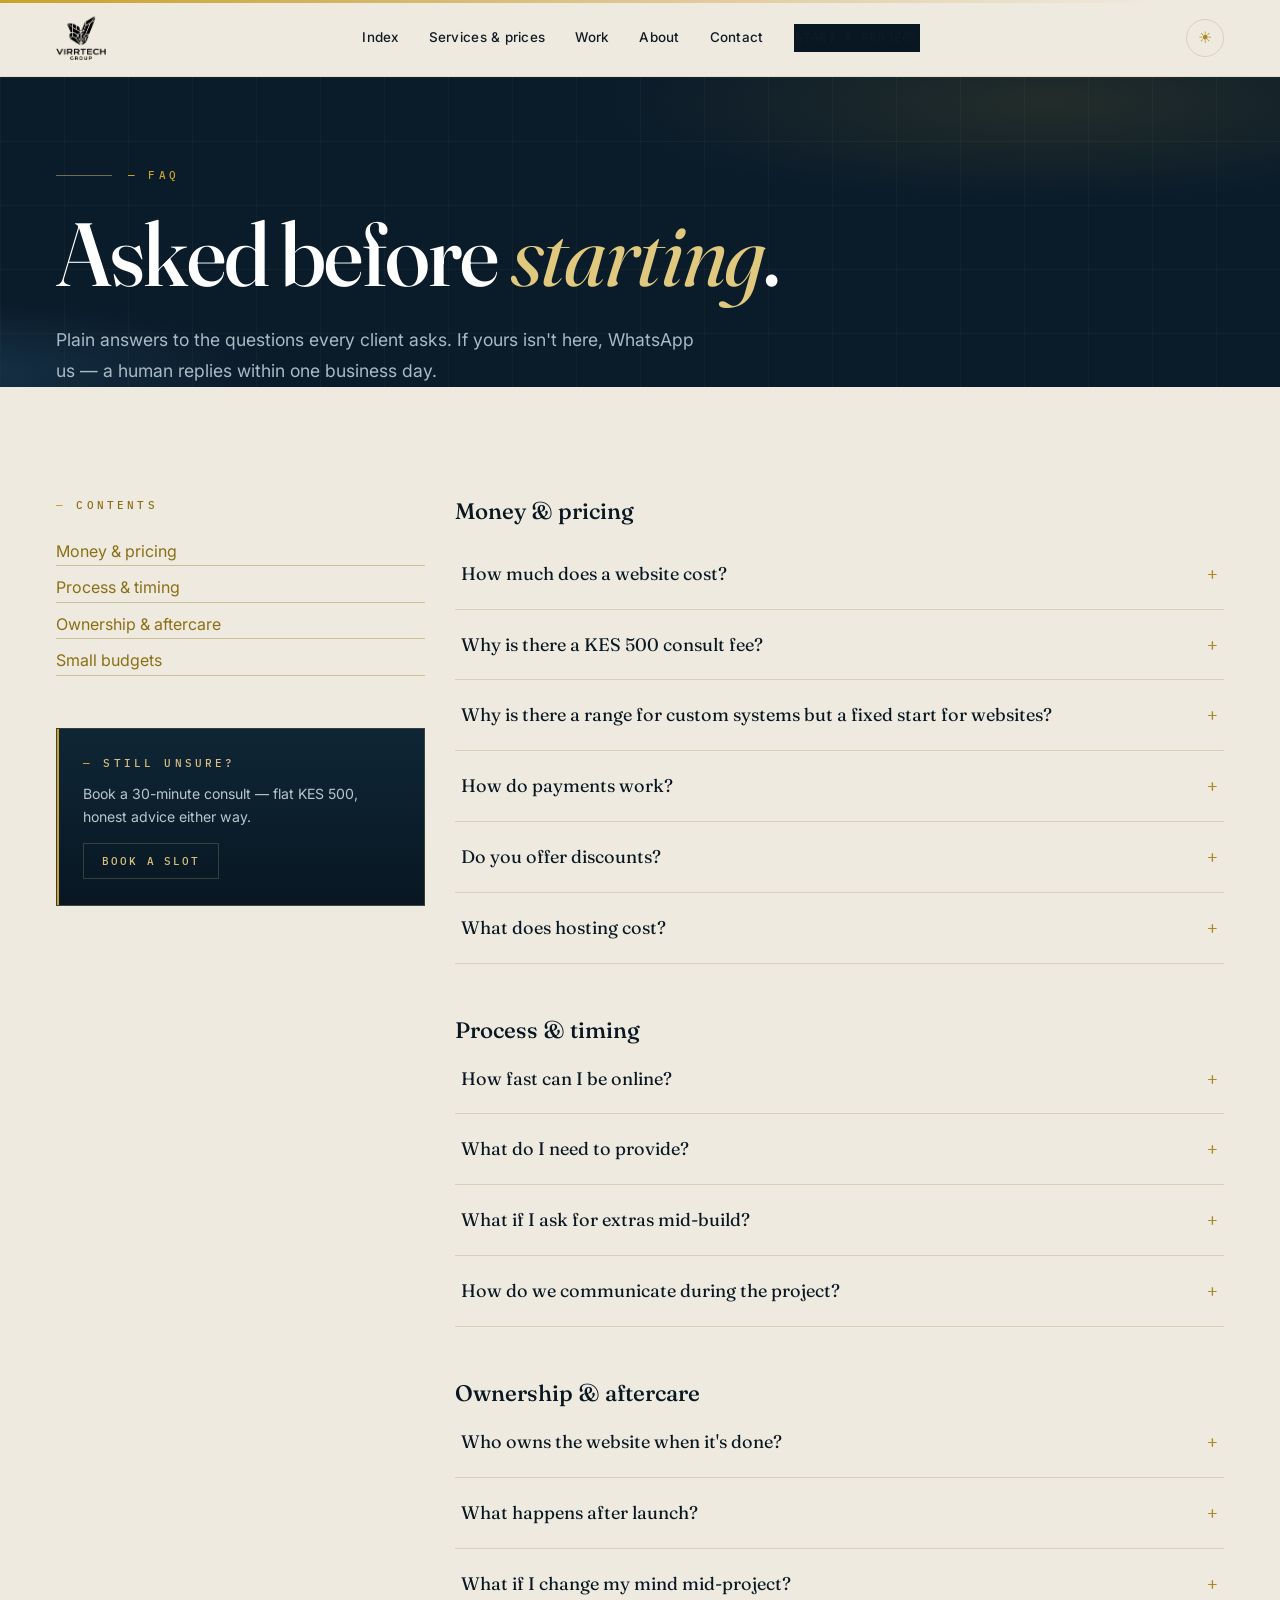
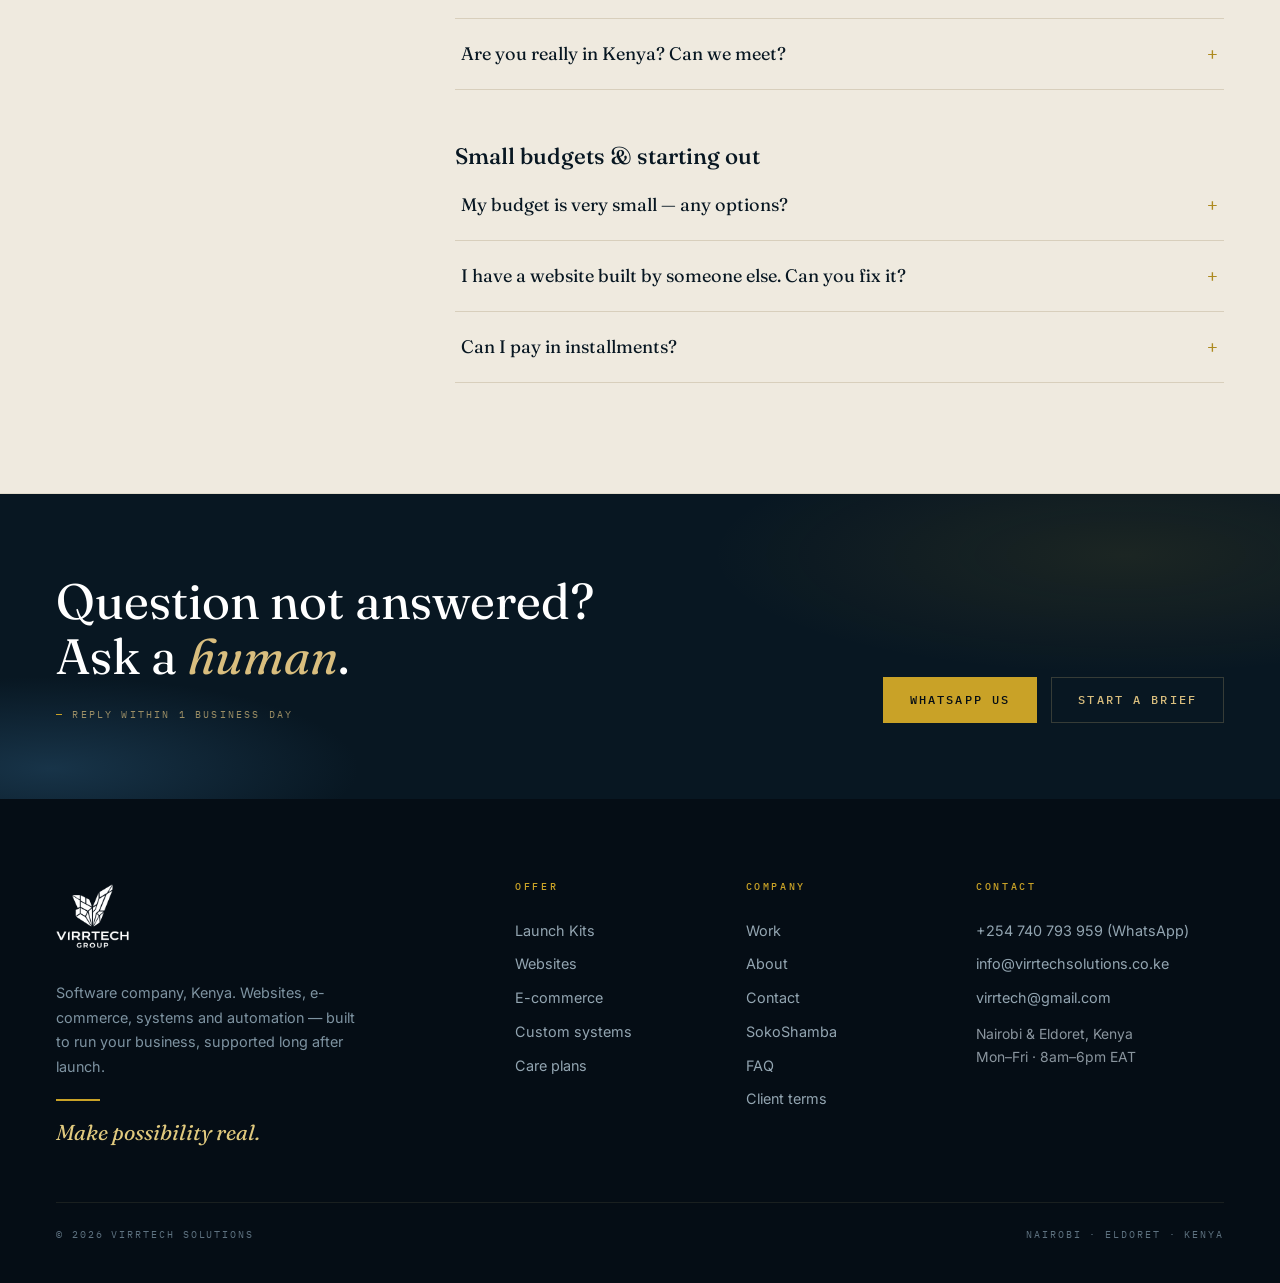
<file: faq.html>
<!DOCTYPE html>
<html lang="en">
<head>
<meta charset="UTF-8">
<meta name="viewport" content="width=device-width, initial-scale=1.0">
<title>FAQ — VirrTech Solutions</title>
<link rel="icon" type="image/png" href="img/logo-favicon.png">
<meta name="description" content="Answers on VirrTech pricing, process, payments, ownership, care plans and more — plain language, no fine print games.">
<meta property="og:type" content="website">
<meta property="og:site_name" content="VirrTech Solutions">
<meta property="og:url" content="https://virrtechsolutions.co.ke/faq.html">
<meta property="og:title" content="FAQ — VirrTech Solutions">
<meta property="og:description" content="VirrTech Solutions — software company in Nairobi & Eldoret, Kenya. Websites from KES 20,000, e-commerce with M-PESA, custom systems, automations.">
<meta property="og:image" content="https://virrtechsolutions.co.ke/og-cover.png">
<meta name="twitter:card" content="summary_large_image">
<link rel="canonical" href="https://virrtechsolutions.co.ke/faq.html">
<link rel="preconnect" href="https://fonts.googleapis.com">
<link href="https://fonts.googleapis.com/css2?family=Fraunces:ital,opsz,wght@0,9..144,400;0,9..144,500;0,9..144,600;1,9..144,400;1,9..144,500&family=IBM+Plex+Mono:wght@400;500&family=Inter:wght@400;500;600;700&display=swap" rel="stylesheet">
<link rel="stylesheet" href="css/styles.css">
<link rel="icon" type="image/svg+xml" href="data:image/svg+xml,%3Csvg xmlns='http://www.w3.org/2000/svg' viewBox='0 0 100 100'%3E%3Crect width='100' height='100' rx='4' fill='%23081A25'/%3E%3Cpath d='M28 28 L50 70 L72 28' fill='none' stroke='%23C9A227' stroke-width='9' stroke-linecap='square'/%3E%3C/svg%3E">
<script type="application/ld+json">
{
 "@context": "https://schema.org",
 "@type": "FAQPage",
 "mainEntity": [
  {
   "@type": "Question",
   "name": "Who owns the website when it's done?",
   "acceptedAnswer": {
    "@type": "Answer",
    "text": "You do — the code, the design, the domain and every account. Domains and accounts are opened in your name from day one and credentials are shared at kickoff. That is policy, not a favour."
   }
  },
  {
   "@type": "Question",
   "name": "How do payments work?",
   "acceptedAnswer": {
    "@type": "Answer",
    "text": "50/50: 50% deposit to start work, 50% on completion before full handover. Larger builds can run milestone schedules written into the quote; Lipa Pole Pole zero-interest installments up to KES 60,000. No work starts before the deposit clears."
   }
  },
  {
   "@type": "Question",
   "name": "What if I change my mind mid-project?",
   "acceptedAnswer": {
    "@type": "Answer",
    "text": "You pay for the work already done — completed milestones, plus part-done work billed at the quoted rate. We refund only what was prepaid beyond that, within 14 days. Before kickoff (no time spent yet): full refund minus bank fees. If we fail to deliver, we redo the work free or refund you — your choice."
   }
  },
  {
   "@type": "Question",
   "name": "Why do custom systems cost more than websites?",
   "acceptedAnswer": {
    "@type": "Answer",
    "text": "A website says who you are. A system runs your operations — stock, members, payments — for years. Different engineering depth, different value. Custom work is scoped first (KES 30,000, fully credited) so you never pay for guesswork."
   }
  },
  {
   "@type": "Question",
   "name": "What happens after launch?",
   "acceptedAnswer": {
    "@type": "Answer",
    "text": "Every build includes 30 days of free defect fixes and year-one hosting. After that, care plans from KES 2,500/month keep the site secure, backed up and updated — or hosting management at KES 10,000/yr (sites) and 15,000/yr (commerce)."
   }
  },
  {
   "@type": "Question",
   "name": "Why is there a KES 500 consult fee?",
   "acceptedAnswer": {
    "@type": "Answer",
    "text": "A flat KES 500 keeps the calendar honest and books our full attention for 30 minutes. It is flat, not hourly, and fully refunded if VirrTech misses the slot."
   }
  }
 ]
}
</script>
<script>(function(){try{var t=localStorage.getItem('vt-theme');if(!t)t=(matchMedia('(prefers-color-scheme: dark)').matches)?'dark':'light';if(t==='dark')document.documentElement.setAttribute('data-theme','dark');}catch(e){}})();</script>
</head>
<body>
<header class="hd">
  <div class="wrap hd-in">
    <a class="logo" href="index.html"><img class="lg" src="img/logo.png" alt="VirrTech Solutions" width="50" height="44"></a>
    <nav class="nav"><a href="index.html">Index</a><a href="services.html">Services &amp; prices</a><a href="work.html">Work</a><a href="about.html">About</a><a href="start.html">Contact</a><a class="btn btn-p btn-sm" href="start.html">Start a project</a></nav>
    <button class="burger" aria-label="Menu" onclick="document.body.classList.toggle('mo')">☰</button><button class="thb" type="button" aria-label="Toggle colour theme"><span class="thb-ic">☀</span></button>
  </div>
</header>
<div class="mnav"><a href="index.html">Index</a><a href="services.html">Services &amp; prices</a><a href="work.html">Work</a><a href="about.html">About</a><a href="start.html">Contact</a><a class="btn btn-p" href="start.html">Start a project</a><button class="thb mth" type="button"><span class="thb-lbl">☀ Dark mode</span></button></div>

<section class="hero" style="padding-top:90px;padding-bottom:0;">
  <div class="wrap">
    <div class="eyebrow-hero"><span class="rule"></span><span class="lab" style="color:var(--gold-500);">FAQ</span></div>
    <h1 class="t1">Asked before <em>starting</em>.</h1>
    <p class="lead" style="color:#A9BAC6;">Plain answers to the questions every client asks. If yours isn't here, WhatsApp us — a human replies within one business day.</p>
  </div>
</section>

<section class="sec">
  <div class="wrap">
    <div class="secgrid">
      <div class="c4" data-rv>
        <div class="lab">Contents</div>
        <nav class="mt" style="display:flex;flex-direction:column;gap:8px;">
          <a class="lnk" href="#money">Money &amp; pricing</a>
          <a class="lnk" href="#process">Process &amp; timing</a>
          <a class="lnk" href="#own">Ownership &amp; aftercare</a>
          <a class="lnk" href="#small">Small budgets</a>
        </nav>
        <div class="darkpanel mt2" style="padding:26px;">
          <div class="lab" style="margin-bottom:10px;">Still unsure?</div>
          <p style="font-size:.88rem;color:#B9C6CE;">Book a 30-minute consult — flat KES 500, honest advice either way.</p>
          <a class="btn btn-ol btn-sm mt" style="margin-top:14px;" href="book.html">Book a slot</a>
        </div>
      </div>
      <div class="c8" data-rv>
        <h2 class="t3" id="money" style="margin-bottom:14px;">Money &amp; pricing</h2>
        <details class="fq"><summary>How much does a website cost?</summary><div class="b">Launch Kits from KES 6,000 · landing pages from 20,000 · business sites from 30,000 · CMS sites from 55,000 · corporate from 75,000 · e-commerce from 120,000 · custom systems from 400,000. Full published list on the <a class="lnk" href="services.html">services &amp; prices</a> page — prices in KES, valid 30 days.</div></details>
        <details class="fq"><summary>Why is there a KES 500 consult fee?</summary><div class="b">Because time is real. A flat KES 500 keeps the calendar honest — serious bookings only, and you get our full attention for 30 minutes. It's flat, not hourly. If <i>we</i> miss your slot, it's refunded in full. (Online payment by card or M-PESA via Paystack on the <a class="lnk" href="book.html">booking page</a>.)</div></details>
        <details class="fq"><summary>Why is there a range for custom systems but a fixed start for websites?</summary><div class="b">Websites are productized — same structure, predictable hours. Custom systems depend on your modules, users and integrations, so honest pricing needs a scoping pass first. That's why we charge KES 30,000 to scope, fully credited if we build together within 90 days.</div></details>
        <details class="fq"><summary>How do payments work?</summary><div class="b"><b>50/50:</b> 50% deposit to start work, 50% on completion before handover. Larger builds can run milestone schedules written into the quote; Lipa Pole Pole zero-interest installments up to KES 60,000. No work starts before the deposit, no full handover before the balance. M-PESA and bank transfer accepted. <a class="lnk" href="terms.html">Full client agreement →</a></div></details>
        <details class="fq"><summary>Do you offer discounts?</summary><div class="b">No blanket discounts — but affordability is built in: Launch Kits from 6,000, installments, and a Community Rate of −10% for registered SACCOs, churches, schools, NGOs and chamas.</div></details>
        <details class="fq"><summary>What does hosting cost?</summary><div class="b">Year one is free with every build. Year two: KES 10,000/yr for sites, 15,000/yr for e-commerce and platforms — or included in any care plan. You're paying for managed upkeep: security, updates, backups, monitoring, and someone accountable.</div></details>

        <h2 class="t3 mt2" id="process">Process &amp; timing</h2>
        <details class="fq"><summary>How fast can I be online?</summary><div class="b">Launch Kit: 24 hours to 5 days. Landing page: 3–5 days. Small business site: 1–2 weeks. Business+CMS: ~3 weeks. E-commerce: 4–6 weeks. Custom systems: scoped with you.</div></details>
        <details class="fq"><summary>What do I need to provide?</summary><div class="b">Text and photos for your pages (or add copywriting help). We handle everything technical — domain setup, hosting, security, SEO basics, analytics. Content deadlines are agreed at kickoff.</div></details>
        <details class="fq"><summary>What if I ask for extras mid-build?</summary><div class="b">The written quote defines scope. Anything beyond it becomes a change order: quoted within 2 business days, approved in writing (WhatsApp counts), then built. Small tweaks under 30 minutes during the build are free.</div></details>
        <details class="fq"><summary>How do we communicate during the project?</summary><div class="b">WhatsApp is primary, plus a private workspace where you watch progress. Milestone reviews within 2 business days. You always know what's happening — no black boxes.</div></details>

        <h2 class="t3 mt2" id="own">Ownership &amp; aftercare</h2>
        <details class="fq"><summary>Who owns the website when it's done?</summary><div class="b">You do — code, design, domain, every account. Opened in your name from day one, credentials shared at kickoff. That is policy, not a favour. No hostage-taking, ever.</div></details>
        <details class="fq"><summary>What happens after launch?</summary><div class="b">30 days of free defect fixes, then care plans from KES 2,500/month — security, backups, updates, monitoring, support. A website is like a car: it needs service. We're your garage.</div></details>
        <details class="fq"><summary>What if I change my mind mid-project?</summary><div class="b">You pay for work already done — completed milestones, plus part-done work billed at the quoted rate. We refund only what was prepaid beyond that, within 14 days. Before kickoff (no time spent yet): full refund minus bank fees. If we fail to deliver, we redo the work free or refund — your choice.</div></details>
        <details class="fq"><summary>Are you really in Kenya? Can we meet?</summary><div class="b">Yes — Nairobi and Eldoret, working 8am–6pm EAT Monday to Friday. Happy to meet in person, or hop on a call or WhatsApp.</div></details>

        <h2 class="t3 mt2" id="small">Small budgets &amp; starting out</h2>
        <details class="fq"><summary>My budget is very small — any options?</summary><div class="b">Launch Kits at KES 6,000–10,000 get you online this week, and the fee is credited 100% if you upgrade within 90 days. A Google Business Profile setup at KES 5,000 may be all you need for local visibility — we'll tell you honestly.</div></details>
        <details class="fq"><summary>I have a website built by someone else. Can you fix it?</summary><div class="b">Usually yes. We audit first (from KES 15,000) and quote honestly — sometimes the fix is smaller than a rebuild, sometimes a rebuild is cheaper than repairs. You'll get a straight answer either way.</div></details>
        <details class="fq"><summary>Can I pay in installments?</summary><div class="b">Yes — Lipa Pole Pole: zero-interest splits on builds up to KES 60,000, and milestone schedules on everything larger. Every project starts with a 50% deposit and ends with 50% on completion. Same price, easier path. <a class="lnk" href="terms.html">Terms →</a></div></details>
      </div>
    </div>
  </div>
</section>

<section class="qband">
  <div class="wrap" style="padding-top:80px;padding-bottom:76px;">
    <div class="in" data-rv>
      <div><div class="t">Question not answered?<br>Ask a <em>human</em>.</div><div class="sla">Reply within 1 business day</div></div>
      <div class="act"><a class="btn btn-g" href="https://wa.me/254740793959?text=Hi%20VirrTech%2C%20I%20have%20a%20question.">WhatsApp us</a><a class="btn btn-ol" href="start.html">Start a brief</a></div>
    </div>
  </div>
</section>

<footer class="ft">
  <div class="wrap">
    <div class="ft-grid">
      <div class="fb"><a class="logo" href="index.html"><img class="flg" src="img/logo-white.png" alt="VirrTech Solutions" width="73" height="64"></a><p>Software company, Kenya. Websites, e-commerce, systems and automation — built to run your business, supported long after launch.</p><p class="ph">Make possibility real.</p></div>
      <div><h5>Offer</h5><a href="services.html#kits">Launch Kits</a><a href="services.html#sites">Websites</a><a href="services.html#commerce">E-commerce</a><a href="services.html#systems">Custom systems</a><a href="services.html#care">Care plans</a></div>
      <div><h5>Company</h5><a href="work.html">Work</a><a href="about.html">About</a><a href="start.html">Contact</a><a href="work.html">SokoShamba</a><a href="faq.html">FAQ</a><a href="terms.html">Client terms</a></div>
      <div><h5>Contact</h5><a href="https://wa.me/254740793959">+254 740 793 959 (WhatsApp)</a><a href="mailto:info@virrtechsolutions.co.ke">info@virrtechsolutions.co.ke</a><a href="mailto:virrtech@gmail.com">virrtech@gmail.com</a><span class="small" style="display:block;margin-top:8px;">Nairobi &amp; Eldoret, Kenya<br>Mon–Fri · 8am–6pm EAT</span></div>
    </div>
    <div class="ftbot"><span>© 2026 VirrTech Solutions</span><span>Nairobi · Eldoret · Kenya</span></div>
  </div>
</footer>
<div class="fbar"><a class="btn btn-g" href="start.html">Start a project</a><a class="btn btn-ol" href="https://wa.me/254740793959">WhatsApp</a></div>

<script src="js/config.js" defer></script>
<script src="js/main.js" defer></script>
</body>
</html>
</file>
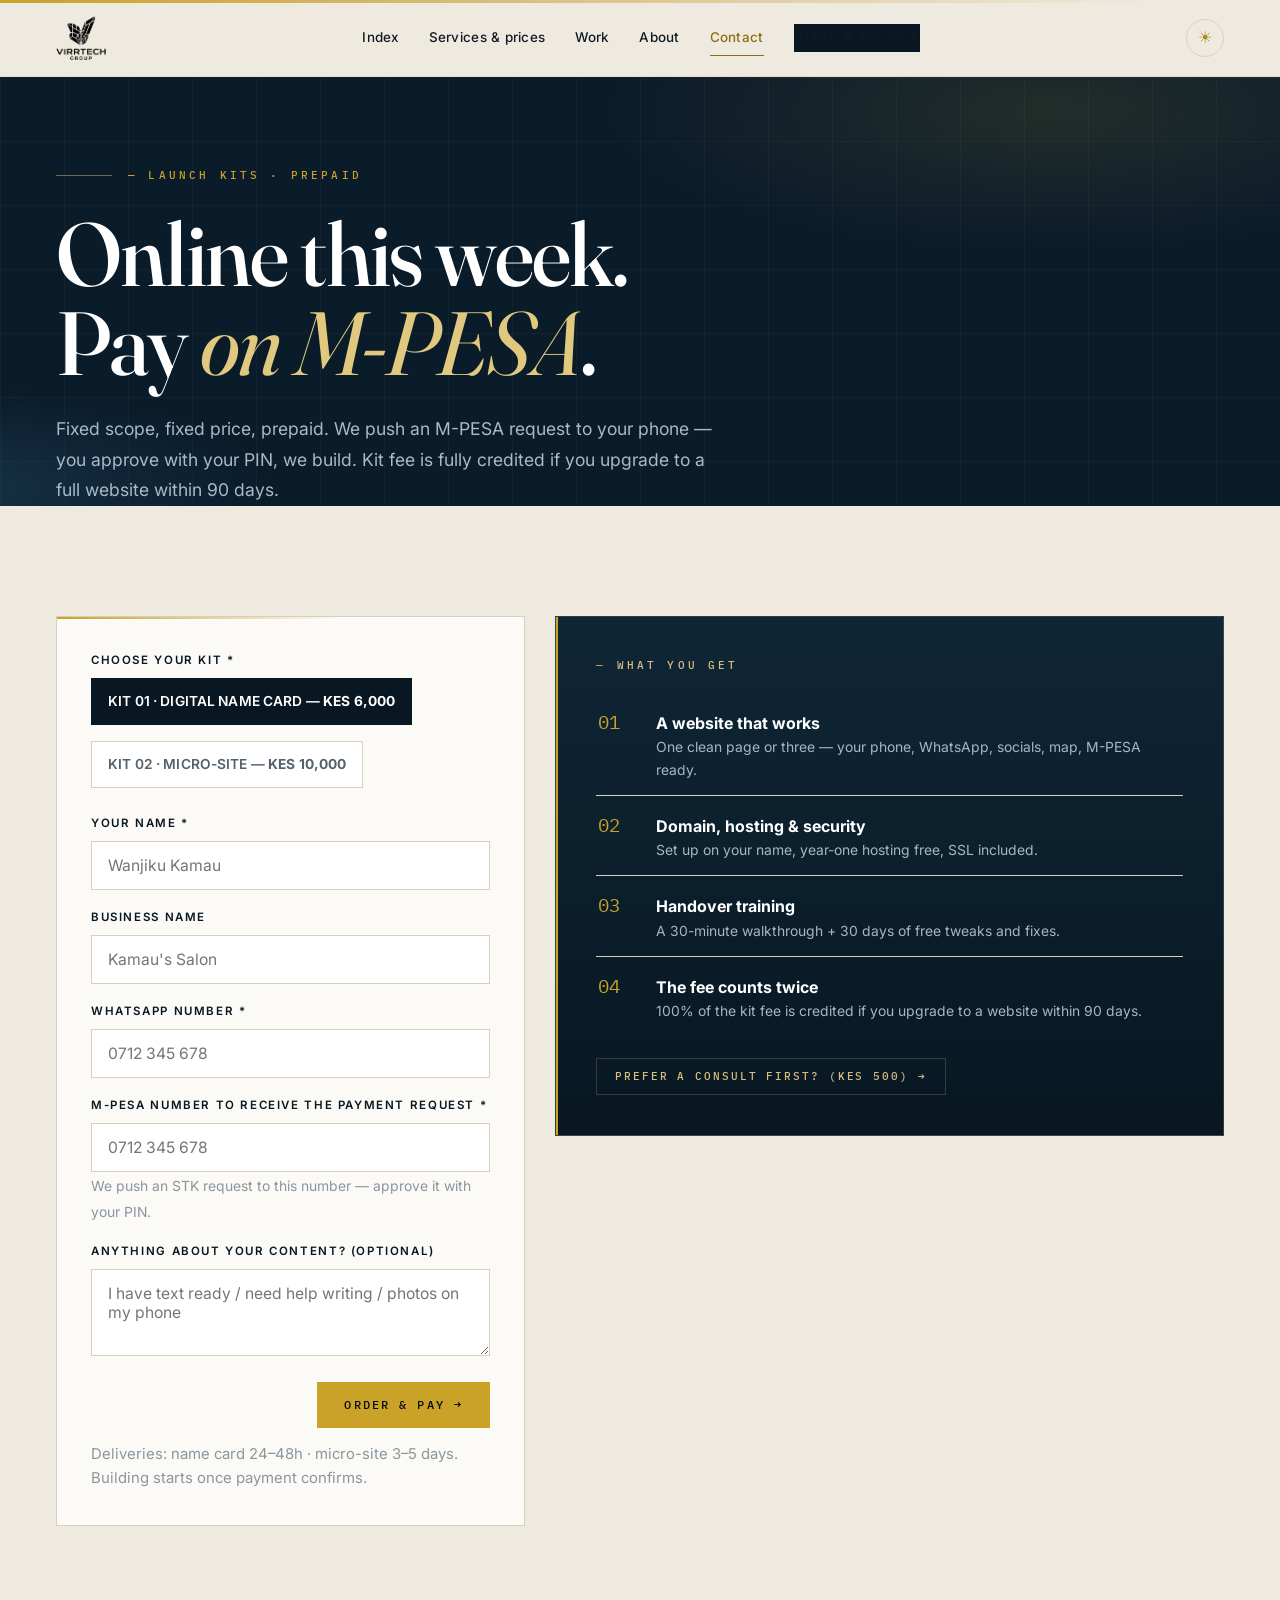
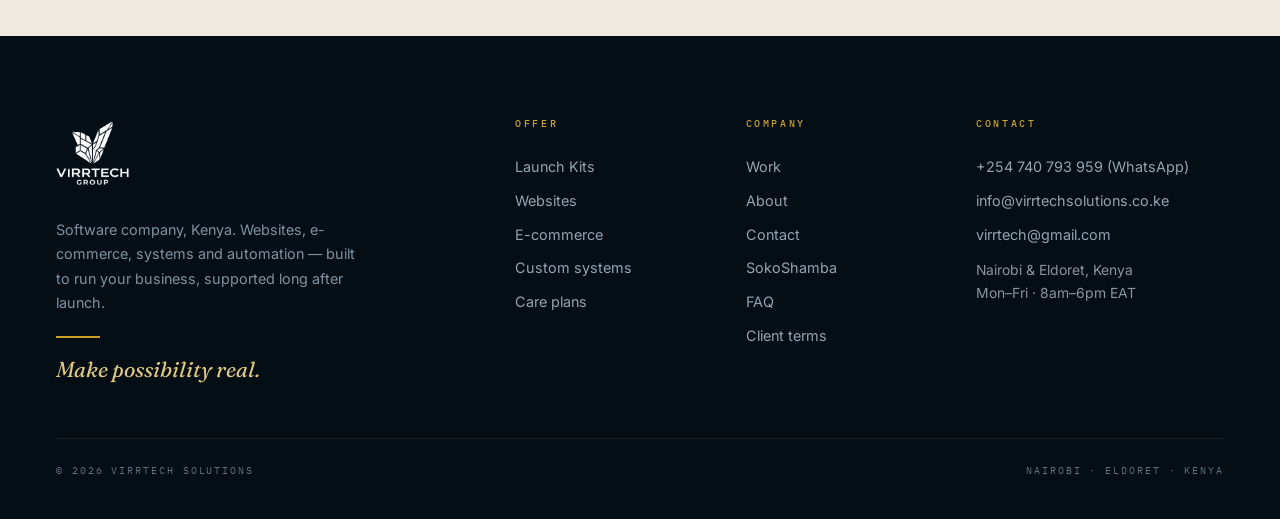
<file: order-kit.html>
<!DOCTYPE html>
<html lang="en">
<head>
<meta charset="UTF-8">
<meta name="viewport" content="width=device-width, initial-scale=1.0">
<title>Order a Launch Kit — VirrTech Solutions</title>
<link rel="icon" type="image/png" href="img/logo-favicon.png">
<meta name="description" content="Order a VirrTech Launch Kit — digital name card KES 6,000 or micro-site KES 10,000. Prepaid, delivered in 24h–5 days, M-PESA payment, kit fee credited on upgrades.">
<meta property="og:type" content="website">
<meta property="og:site_name" content="VirrTech Solutions">
<meta property="og:url" content="https://virrtechsolutions.co.ke/order-kit.html">
<meta property="og:title" content="Order a Launch Kit — VirrTech Solutions">
<meta property="og:description" content="Digital name card KES 6,000 · micro-site KES 10,000. Prepaid, 24h–5 days, M-PESA.">
<meta property="og:image" content="https://virrtechsolutions.co.ke/og-cover.png">
<meta name="twitter:card" content="summary_large_image">
<link rel="canonical" href="https://virrtechsolutions.co.ke/order-kit.html">
<link rel="preconnect" href="https://fonts.googleapis.com">
<link href="https://fonts.googleapis.com/css2?family=Fraunces:ital,opsz,wght@0,9..144,400;0,9..144,500;0,9..144,600;1,9..144,400;1,9..144,500&family=IBM+Plex+Mono:wght@400;500&family=Inter:wght@400;500;600;700&display=swap" rel="stylesheet">
<link rel="stylesheet" href="css/styles.css">
<link rel="icon" type="image/svg+xml" href="data:image/svg+xml,%3Csvg xmlns='http://www.w3.org/2000/svg' viewBox='0 0 100 100'%3E%3Crect width='100' height='100' rx='4' fill='%23081A25'/%3E%3Cpath d='M28 28 L50 70 L72 28' fill='none' stroke='%23C9A227' stroke-width='9' stroke-linecap='square'/%3E%3C/svg%3E">
<script>(function(){try{var t=localStorage.getItem('vt-theme');if(!t)t=(matchMedia('(prefers-color-scheme: dark)').matches)?'dark':'light';if(t==='dark')document.documentElement.setAttribute('data-theme','dark');}catch(e){}})();</script>
</head>
<body>
<header class="hd">
  <div class="wrap hd-in">
    <a class="logo" href="index.html"><img class="lg" src="img/logo.png" alt="VirrTech Solutions" width="50" height="44"></a>
    <nav class="nav"><a href="index.html">Index</a><a href="services.html">Services &amp; prices</a><a href="work.html">Work</a><a href="about.html">About</a><a class="on" href="start.html">Contact</a><a class="btn btn-p btn-sm" href="start.html">Start a project</a></nav>
    <button class="burger" aria-label="Menu" onclick="document.body.classList.toggle('mo')">☰</button><button class="thb" type="button" aria-label="Toggle colour theme"><span class="thb-ic">☀</span></button>
  </div>
</header>
<div class="mnav"><a href="index.html">Index</a><a href="services.html">Services &amp; prices</a><a href="work.html">Work</a><a href="about.html">About</a><a href="start.html">Contact</a><a class="btn btn-p" href="start.html">Start a project</a><button class="thb mth" type="button"><span class="thb-lbl">☀ Dark mode</span></button></div>

<section class="hero" style="padding-top:90px;">
  <div class="wrap">
    <div class="eyebrow-hero"><span class="rule"></span><span class="lab" style="color:var(--gold-500);">Launch Kits · prepaid</span></div>
    <h1 class="t1">Online this week.<br>Pay <em>on M-PESA</em>.</h1>
    <p class="lead" style="color:#A9BAC6;">Fixed scope, fixed price, prepaid. We push an M-PESA request to your phone — you approve with your PIN, we build. Kit fee is fully credited if you upgrade to a full website within 90 days.</p>
  </div>
</section>

<section class="sec" style="border-bottom:0;">
  <div class="wrap">
    <div class="secgrid">
      <div class="c5" data-rv>
        <div class="panel">
          <div class="fd"><label>Choose your kit *</label>
            <div class="chips">
              <label class="chip"><input type="radio" name="kit" value="6000|Digital name card" checked><span>Kit 01 · Digital name card — <b>KES 6,000</b></span></label>
              <label class="chip"><input type="radio" name="kit" value="10000|Micro-site"><span>Kit 02 · Micro-site — <b>KES 10,000</b></span></label>
            </div>
          </div>
          <div class="fd"><label>Your name *</label><input id="kName" type="text" placeholder="Wanjiku Kamau"></div>
          <div class="fd"><label>Business name</label><input id="kBiz" type="text" placeholder="Kamau's Salon"></div>
          <div class="fd"><label>WhatsApp number *</label><input id="kWA" type="tel" placeholder="0712 345 678"></div>
          <div class="fd"><label>M-PESA number to receive the payment request *</label><input id="kMP" type="tel" placeholder="0712 345 678">
            <span class="small" style="margin-top:6px;color:var(--soft);">We push an STK request to this number — approve it with your PIN.</span></div>
          <div class="fd"><label>Anything about your content? (optional)</label>
            <textarea id="kNotes" rows="3" placeholder="I have text ready / need help writing / photos on my phone"></textarea>
          </div>
          <div class="wz-nav" style="border-top:0;padding-top:0;margin-top:0;">
            <span></span>
            <button class="btn btn-g" id="kGo">Order &amp; pay →</button>
          </div>
          <div id="kMsg" style="display:none;margin-top:18px;padding:18px;background:#F0F7EE;border:1px solid #C9DFC3;font-size:.9rem;color:#2E5D2B;"></div>
          <p class="small" style="margin-top:14px;color:var(--soft);">Deliveries: name card 24–48h · micro-site 3–5 days. Building starts once payment confirms.</p>
        </div>
      </div>
      <div class="c7" data-rv>
        <div class="darkpanel" style="padding:40px;">
          <div class="lab" style="margin-bottom:18px;">What you get</div>
          <div class="rrow" style="grid-template-columns:44px 1fr;gap:14px;padding:13px 2px;"><span class="mono-n" style="color:var(--gold-500);font-size:1.2rem;">01</span><div><b style="color:#fff;">A website that works</b><span class="small" style="display:block;color:#A7B7C2;">One clean page or three — your phone, WhatsApp, socials, map, M-PESA ready.</span></div></div>
          <div class="rrow" style="grid-template-columns:44px 1fr;gap:14px;padding:13px 2px;"><span class="mono-n" style="color:var(--gold-500);font-size:1.2rem;">02</span><div><b style="color:#fff;">Domain, hosting &amp; security</b><span class="small" style="display:block;color:#A7B7C2;">Set up on your name, year-one hosting free, SSL included.</span></div></div>
          <div class="rrow" style="grid-template-columns:44px 1fr;gap:14px;padding:13px 2px;"><span class="mono-n" style="color:var(--gold-500);font-size:1.2rem;">03</span><div><b style="color:#fff;">Handover training</b><span class="small" style="display:block;color:#A7B7C2;">A 30-minute walkthrough + 30 days of free tweaks and fixes.</span></div></div>
          <div class="rrow" style="grid-template-columns:44px 1fr;gap:14px;padding:13px 2px;border-bottom:0;"><span class="mono-n" style="color:var(--gold-500);font-size:1.2rem;">04</span><div><b style="color:#fff;">The fee counts twice</b><span class="small" style="display:block;color:#A7B7C2;">100% of the kit fee is credited if you upgrade to a website within 90 days.</span></div></div>
          <div class="acts" style="margin-top:22px;"><a class="btn btn-ol btn-sm" href="book.html">Prefer a consult first? (KES 500) →</a></div>
        </div>
      </div>
    </div>
  </div>
</section>

<footer class="ft">
  <div class="wrap">
    <div class="ft-grid">
      <div class="fb"><a class="logo" href="index.html"><img class="flg" src="img/logo-white.png" alt="VirrTech Solutions" width="73" height="64"></a><p>Software company, Kenya. Websites, e-commerce, systems and automation — built to run your business, supported long after launch.</p><p class="ph">Make possibility real.</p></div>
      <div><h5>Offer</h5><a href="services.html#kits">Launch Kits</a><a href="services.html#sites">Websites</a><a href="services.html#commerce">E-commerce</a><a href="services.html#systems">Custom systems</a><a href="services.html#care">Care plans</a></div>
      <div><h5>Company</h5><a href="work.html">Work</a><a href="about.html">About</a><a href="start.html">Contact</a><a href="work.html">SokoShamba</a><a href="faq.html">FAQ</a><a href="terms.html">Client terms</a></div>
      <div><h5>Contact</h5><a href="https://wa.me/254740793959">+254 740 793 959 (WhatsApp)</a><a href="mailto:info@virrtechsolutions.co.ke">info@virrtechsolutions.co.ke</a><a href="mailto:virrtech@gmail.com">virrtech@gmail.com</a><span class="small" style="display:block;margin-top:8px;">Nairobi &amp; Eldoret, Kenya<br>Mon–Fri · 8am–6pm EAT</span></div>
    </div>
    <div class="ftbot"><span>© 2026 VirrTech Solutions</span><span>Nairobi · Eldoret · Kenya</span></div>
  </div>
</footer>
<div class="fbar"><a class="btn btn-g" href="start.html">Need a full brief instead?</a><a class="btn btn-ol" href="https://wa.me/254740793959">WhatsApp</a></div>

<script src="js/config.js"></script>
<script src="js/main.js" defer></script>
<script>
(function(){
  var CFG=window.VIRRTECH||{}, WA=CFG.waNumber||'254740793959', EMAIL=CFG.email||'virrtech@gmail.com';
  var SB=(CFG.supabaseUrl&&CFG.supabaseAnonKey)?{url:CFG.supabaseUrl,key:CFG.supabaseAnonKey}:null;
  function sel(name){var r=document.querySelector('input[name="'+name+'"]:checked');return r?r.value.split('|'):null;}
  function send(){
    var kit=sel('kit')||['6000','Digital name card'];
    var name=document.getElementById('kName').value.trim();
    var wa=document.getElementById('kWA').value.trim().replace(/[^0-9]/g,'');
    var mp=document.getElementById('kMP').value.trim().replace(/[^0-9]/g,'');
    var biz=document.getElementById('kBiz').value.trim();
    var notes=document.getElementById('kNotes').value.trim();
    if(!name||!wa){alert('Please add your name and WhatsApp number.');return;}
    if(!mp){alert('Add the M-PESA number that will approve the payment.');return;}
    var amount=parseInt(kit[0],10).toLocaleString('en-KE');
    var msg='🟡 NEW LAUNCH KIT ORDER\n\n'+kit[1]+' — KES '+amount+'\nName: '+name+(biz?'\nBusiness: '+biz:'')+'\nWhatsApp: '+wa+'\n💳 M-PESA number for STK: '+mp+(notes?'\nNotes: '+notes:'');
    window.open('https://wa.me/'+WA+'?text='+encodeURIComponent(msg),'_blank');
    try{ if(SB){var hdr={'apikey':SB.key,'Authorization':'Bearer '+SB.key,'Content-Type':'application/json'};
      fetch(SB.url+'/rest/v1/rpc/submit_inquiry',{method:'POST',headers:hdr,body:JSON.stringify({p_name:name,p_phone:wa,p_service:'Launch Kit order: '+kit[1],p_message:msg,p_source:'order-kit'})}).catch(function(){});} }catch(e){}
    try{ var fd=new FormData(); fd.append('name',name); fd.append('phone',wa); fd.append('service','Launch Kit order — '+kit[1]);
      fd.append('message',msg); fd.append('_subject','🟡 Launch Kit order — '+kit[1]+' KES '+amount); fd.append('_template','table'); fd.append('_captcha','false');
      fetch('https://formsubmit.co/ajax/'+EMAIL,{method:'POST',body:fd}).catch(function(){}); }catch(e){}
    var m=document.getElementById('kMsg'); m.style.display='block';
    m.innerHTML='<b>Order placed ✅</b> — WhatsApp should have opened with your order. Hit send there. Next: approve the M-PESA request we push to <b>+'+mp+'</b> and we start building within the hour of confirmation.';
    document.getElementById('kGo').disabled=true;
  }
  document.getElementById('kGo').addEventListener('click',send);
})();
</script>
</body>
</html>
</file>
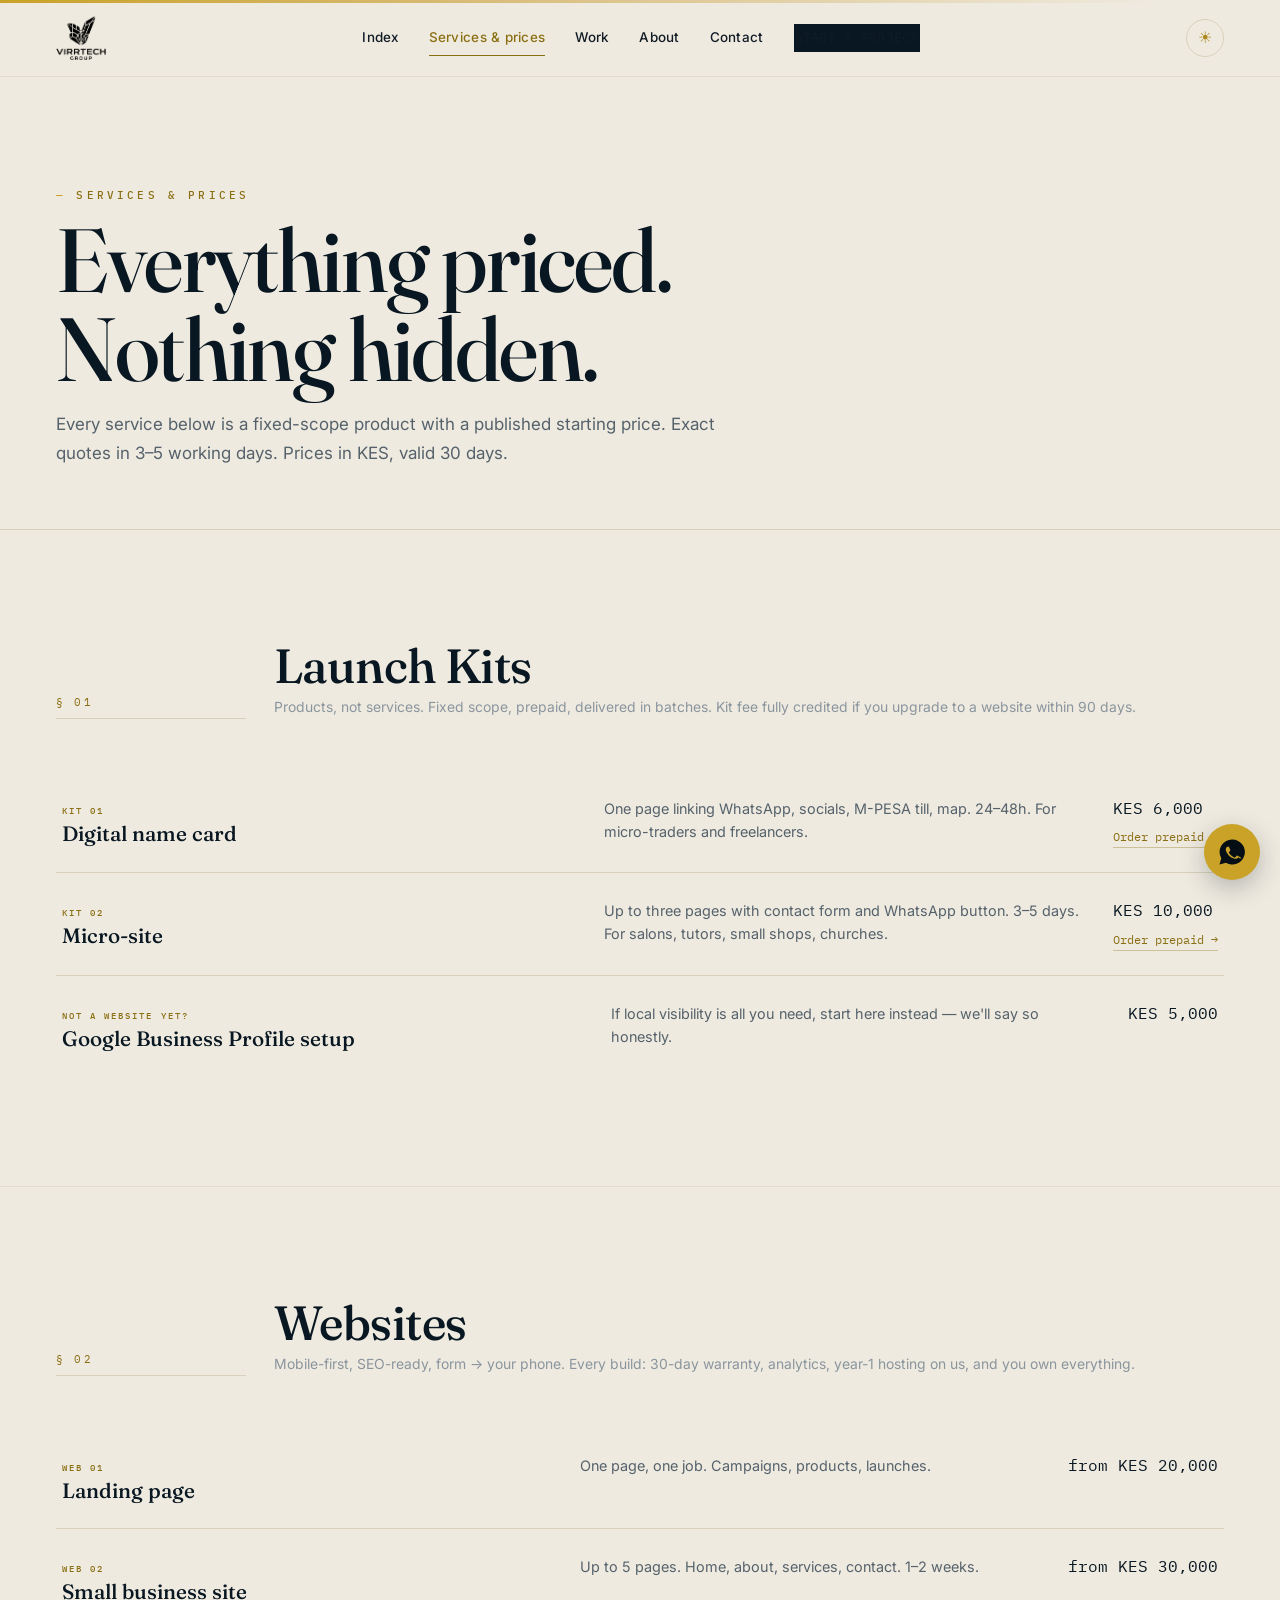
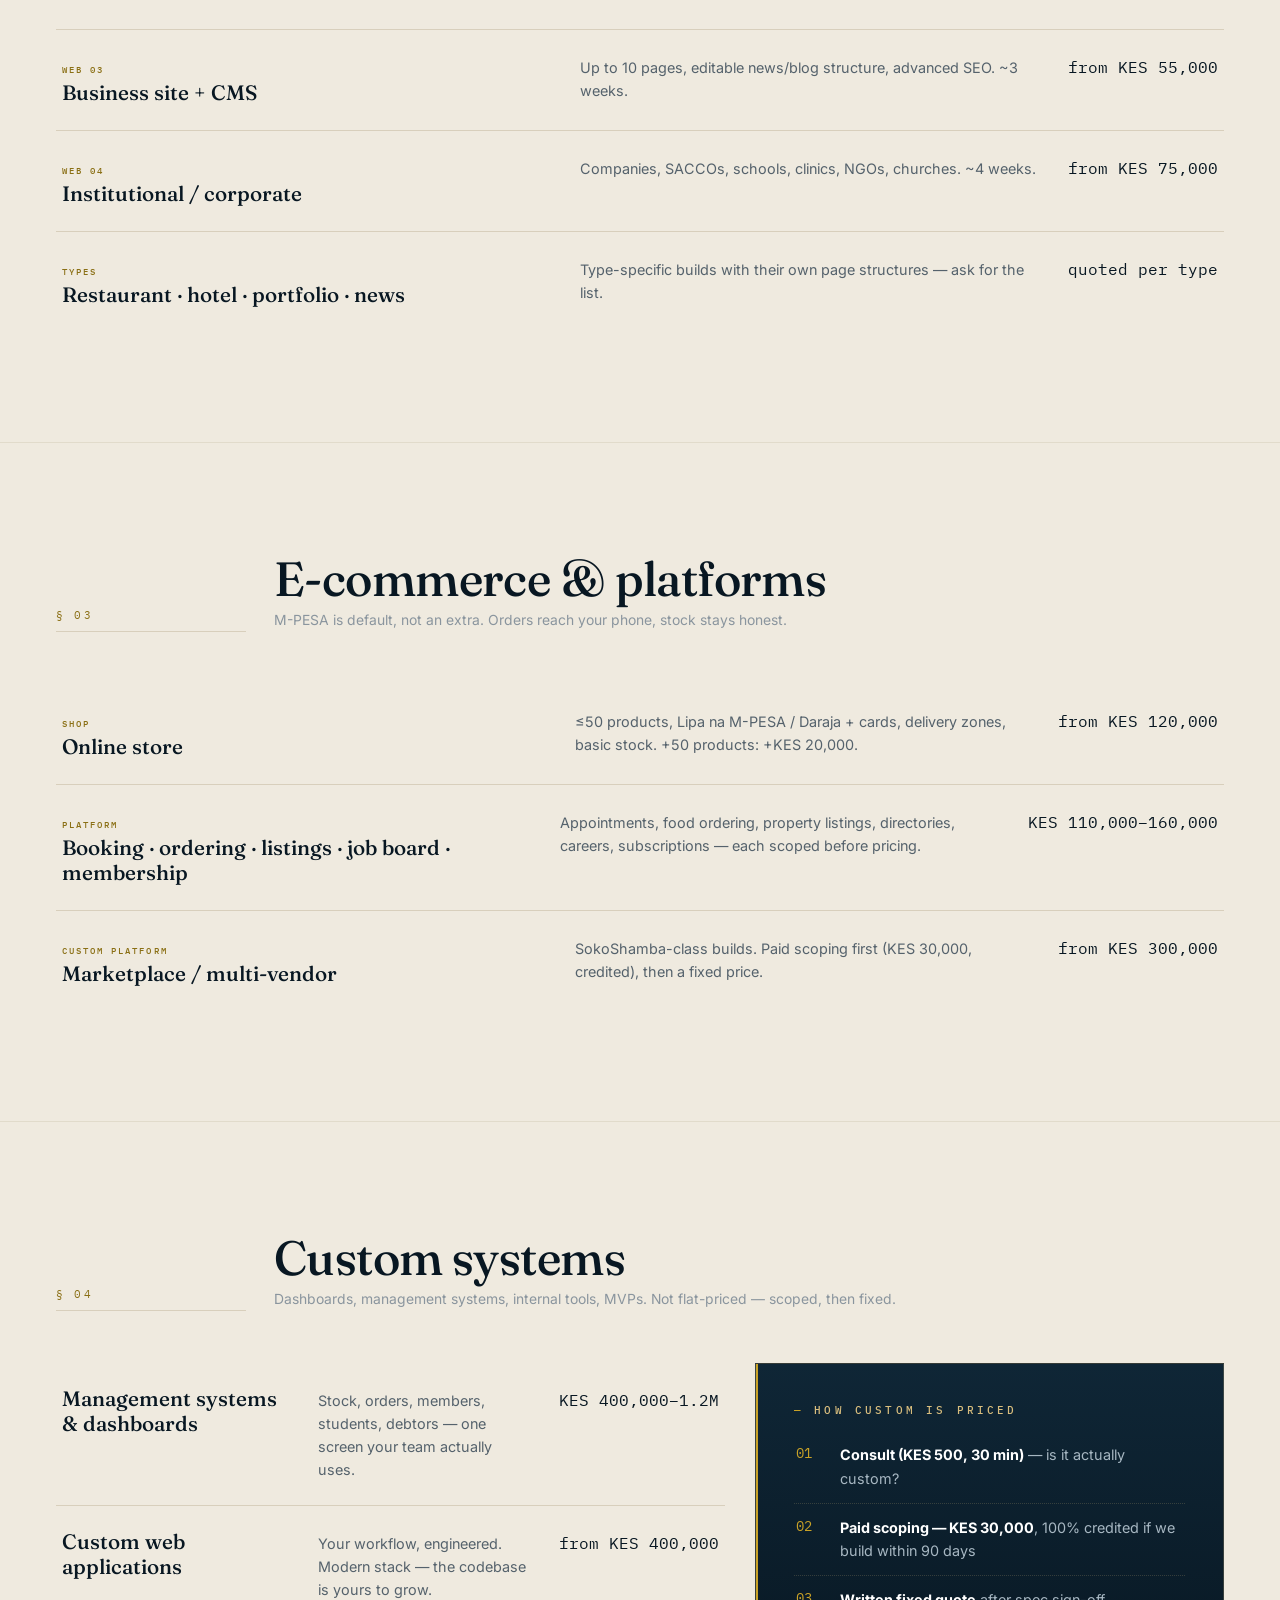
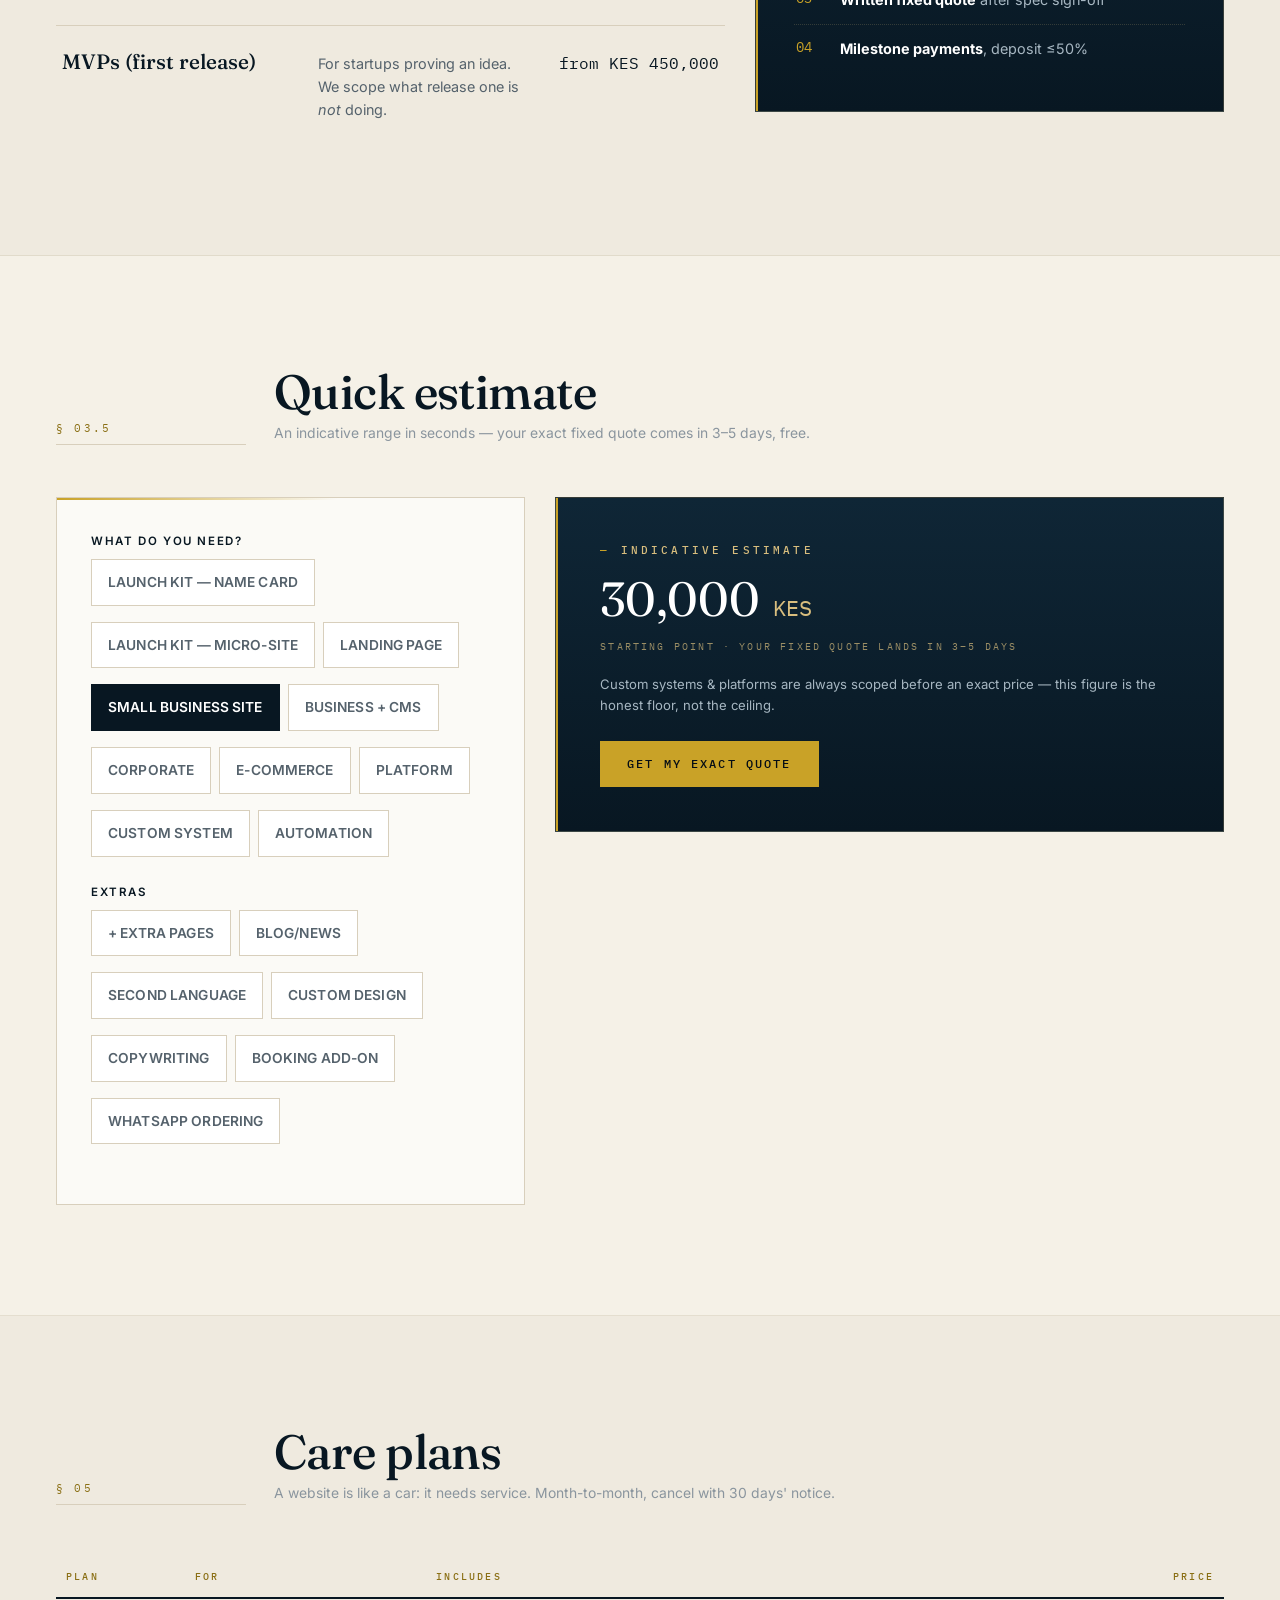
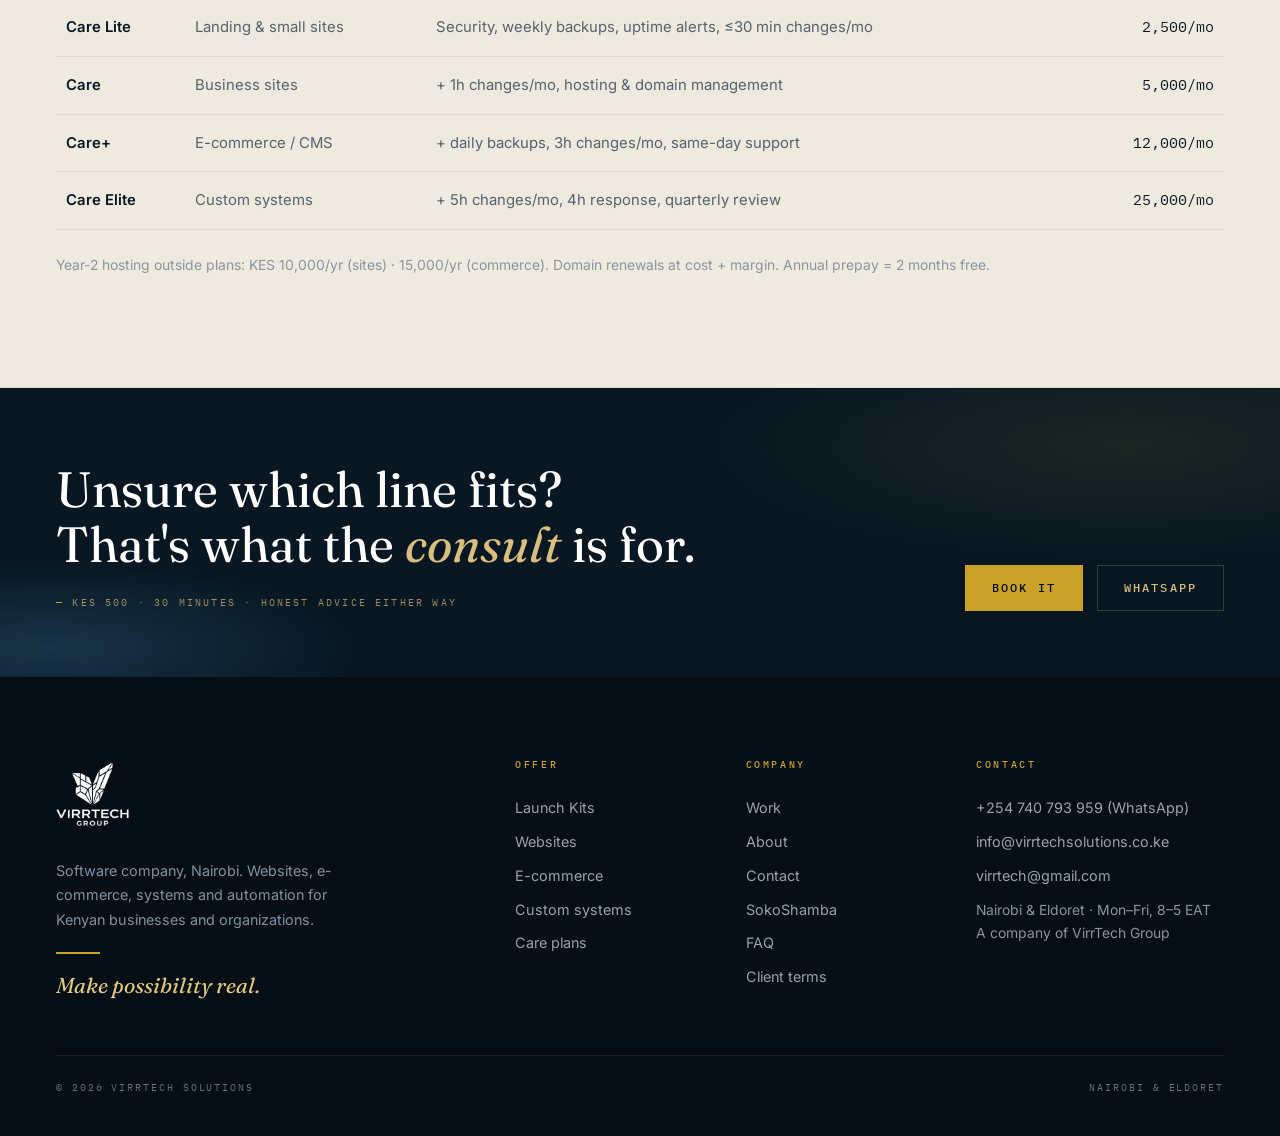
<file: services.html>
<!DOCTYPE html>
<html lang="en">
<head>
<meta charset="UTF-8">
<meta name="viewport" content="width=device-width, initial-scale=1.0">
<title>Services &amp; prices — VirrTech Solutions</title>
<link rel="icon" type="image/png" href="img/logo-favicon.png">
<meta name="description" content="Fixed-scope services with published prices: Launch Kits from KES 6,000, websites from KES 20,000, e-commerce from KES 120,000, custom systems from KES 400,000, care from KES 2,500/month.">
<link rel="preconnect" href="https://fonts.googleapis.com">
<link href="https://fonts.googleapis.com/css2?family=Fraunces:ital,opsz,wght@0,9..144,400;0,9..144,500;0,9..144,600;1,9..144,400;1,9..144,500&family=IBM+Plex+Mono:wght@400;500&family=Inter:wght@400;500;600;700&display=swap" rel="stylesheet">
<link rel="stylesheet" href="css/styles.css">
<link rel="icon" type="image/svg+xml" href="data:image/svg+xml,%3Csvg xmlns='http://www.w3.org/2000/svg' viewBox='0 0 100 100'%3E%3Crect width='100' height='100' rx='4' fill='%230A1B2A'/%3E%3Cpath d='M28 28 L50 70 L72 28' fill='none' stroke='%23C9A227' stroke-width='9' stroke-linecap='square'/%3E%3C/svg%3E">

<meta property="og:type" content="website">
<meta property="og:site_name" content="VirrTech Solutions">
<meta property="og:url" content="https://virrtechsolutions.co.ke/services.html">
<meta property="og:title" content="Services &amp; prices — VirrTech Solutions">
<meta property="og:description" content="VirrTech Solutions — software company in Nairobi & Eldoret, Kenya. Websites from KES 20,000, e-commerce with M-PESA, custom systems, automations.">
<meta property="og:image" content="https://virrtechsolutions.co.ke/og-cover.png">
<meta name="twitter:card" content="summary_large_image">
<link rel="canonical" href="https://virrtechsolutions.co.ke/services.html">
<!-- GA4: replace G-XXXXXXX once tracking is wanted
<script async src="https://www.googletagmanager.com/gtag/js?id=G-XXXXXXX"></script> -->

<!-- LocalBusiness schema (index only) -->
<script>(function(){try{var t=localStorage.getItem('vt-theme');if(!t)t=(matchMedia('(prefers-color-scheme: dark)').matches)?'dark':'light';if(t==='dark')document.documentElement.setAttribute('data-theme','dark');}catch(e){}})();</script>
</head>

<body>
<header class="hd">
  <div class="wrap hd-in">
    <a class="logo" href="index.html"><img class="lg" src="img/logo.png" alt="VirrTech Solutions" width="50" height="44"></a>
    <nav class="nav"><a href="index.html">Index</a><a class="on" href="services.html">Services &amp; prices</a><a href="work.html">Work</a><a href="about.html">About</a><a href="start.html">Contact</a><a class="btn btn-p btn-sm" href="start.html">Start a project</a></nav>
    <button class="burger" aria-label="Menu" onclick="document.body.classList.toggle('mo')">☰</button><button class="thb" type="button" aria-label="Toggle colour theme"><span class="thb-ic">☀</span></button>
  </div>
</header>
<div class="mnav"><a href="index.html">Index</a><a href="services.html">Services &amp; prices</a><a href="work.html">Work</a><a href="about.html">About</a><a href="start.html">Contact</a><a class="btn btn-p" href="start.html">Start a project</a><button class="thb mth" type="button"><span class="thb-lbl">☀ Dark mode</span></button></div>

<section class="sec" style="border-bottom:1px solid var(--line);padding-bottom:60px;">
  <div class="wrap">
    <div class="lab">Services &amp; prices</div>
    <h1 class="t1" style="margin-top:12px;">Everything priced.<br>Nothing hidden.</h1>
    <p class="lead" style="margin-top:16px;">Every service below is a fixed-scope product with a published starting price. Exact quotes in 3–5 working days. Prices in KES, valid 30 days.</p>
  </div>
</section>

<!-- KITS -->
<section class="sec" id="kits">
  <div class="wrap">
    <div class="sechead"><span class="n">§ 01</span><div><h2 class="t2">Launch Kits</h2><p class="small" style="margin-top:4px;">Products, not services. Fixed scope, prepaid, delivered in batches. Kit fee fully credited if you upgrade to a website within 90 days.</p></div></div>
    <div data-rv>
      <div class="rrow"><div class="wt"><small>Kit 01</small>Digital name card</div><div class="ds">One page linking WhatsApp, socials, M-PESA till, map. 24–48h. For micro-traders and freelancers.</div><div class="px"><span>KES 6,000</span><a class="lnk" style="display:block;font-size:.72rem;margin-top:6px;" href="order-kit.html">Order prepaid →</a></div></div>
      <div class="rrow"><div class="wt"><small>Kit 02</small>Micro-site</div><div class="ds">Up to three pages with contact form and WhatsApp button. 3–5 days. For salons, tutors, small shops, churches.</div><div class="px"><span>KES 10,000</span><a class="lnk" style="display:block;font-size:.72rem;margin-top:6px;" href="order-kit.html">Order prepaid →</a></div></div>
      <div class="rrow"><div class="wt"><small>Not a website yet?</small>Google Business Profile setup</div><div class="ds">If local visibility is all you need, start here instead — we'll say so honestly.</div><div class="px">KES 5,000</div></div>
    </div>
  </div>
</section>

<!-- SITES -->
<section class="sec" id="sites">
  <div class="wrap">
    <div class="sechead"><span class="n">§ 02</span><div><h2 class="t2">Websites</h2><p class="small" style="margin-top:4px;">Mobile-first, SEO-ready, form → your phone. Every build: 30-day warranty, analytics, year-1 hosting on us, and you own everything.</p></div></div>
    <div data-rv>
      <div class="rrow"><div class="wt"><small>Web 01</small>Landing page</div><div class="ds">One page, one job. Campaigns, products, launches.</div><div class="px">from KES 20,000</div></div>
      <div class="rrow"><div class="wt"><small>Web 02</small>Small business site</div><div class="ds">Up to 5 pages. Home, about, services, contact. 1–2 weeks.</div><div class="px">from KES 30,000</div></div>
      <div class="rrow"><div class="wt"><small>Web 03</small>Business site + CMS</div><div class="ds">Up to 10 pages, editable news/blog structure, advanced SEO. ~3 weeks.</div><div class="px">from KES 55,000</div></div>
      <div class="rrow"><div class="wt"><small>Web 04</small>Institutional / corporate</div><div class="ds">Companies, SACCOs, schools, clinics, NGOs, churches. ~4 weeks.</div><div class="px">from KES 75,000</div></div>
      <div class="rrow"><div class="wt"><small>Types</small>Restaurant · hotel · portfolio · news</div><div class="ds">Type-specific builds with their own page structures — ask for the list.</div><div class="px">quoted per type</div></div>
    </div>
  </div>
</section>

<!-- COMMERCE -->
<section class="sec" id="commerce">
  <div class="wrap">
    <div class="sechead"><span class="n">§ 03</span><div><h2 class="t2">E-commerce &amp; platforms</h2><p class="small" style="margin-top:4px;">M-PESA is default, not an extra. Orders reach your phone, stock stays honest.</p></div></div>
    <div data-rv>
      <div class="rrow"><div class="wt"><small>Shop</small>Online store</div><div class="ds">≤50 products, Lipa na M-PESA / Daraja + cards, delivery zones, basic stock. +50 products: +KES 20,000.</div><div class="px">from KES 120,000</div></div>
      <div class="rrow"><div class="wt"><small>Platform</small>Booking · ordering · listings · job board · membership</div><div class="ds">Appointments, food ordering, property listings, directories, careers, subscriptions — each scoped before pricing.</div><div class="px">KES 110,000–160,000</div></div>
      <div class="rrow"><div class="wt"><small>Custom platform</small>Marketplace / multi-vendor</div><div class="ds">SokoShamba-class builds. Paid scoping first (KES 30,000, credited), then a fixed price.</div><div class="px">from KES 300,000</div></div>
    </div>
  </div>
</section>

<!-- SYSTEMS -->
<section class="sec" id="systems">
  <div class="wrap">
    <div class="sechead"><span class="n">§ 04</span><div><h2 class="t2">Custom systems</h2><p class="small" style="margin-top:4px;">Dashboards, management systems, internal tools, MVPs. Not flat-priced — scoped, then fixed.</p></div></div>
    <div class="secgrid">
      <div class="c7" data-rv>
        <div class="rrow"><div class="wt">Management systems &amp; dashboards</div><div class="ds">Stock, orders, members, students, debtors — one screen your team actually uses.</div><div class="px">KES 400,000–1.2M</div></div>
        <div class="rrow"><div class="wt">Custom web applications</div><div class="ds">Your workflow, engineered. Modern stack — the codebase is yours to grow.</div><div class="px">from KES 400,000</div></div>
        <div class="rrow"><div class="wt">MVPs (first release)</div><div class="ds">For startups proving an idea. We scope what release one is <em>not</em> doing.</div><div class="px">from KES 450,000</div></div>
      </div>
      <div class="c5" data-rv>
        <div class="darkpanel">
          <div class="lab" style="margin-bottom:12px;">How custom is priced</div>
          <ol class="proc">
            <li><b>Consult (KES 500, 30 min)</b> — is it actually custom?</li>
            <li><b>Paid scoping — KES 30,000</b>, 100% credited if we build within 90 days</li>
            <li><b>Written fixed quote</b> after spec sign-off</li>
            <li><b>Milestone payments</b>, deposit ≤50%</li>
          </ol>
        </div>
      </div>
    </div>
  </div>
</section>

<!-- CARE -->
<section class="sec" id="estimator" style="background:var(--ivory);">
  <div class="wrap">
    <div class="sechead"><span class="n">§ 03.5</span><div><h2 class="t2">Quick estimate</h2><p class="small" style="margin-top:4px;">An indicative range in seconds — your exact fixed quote comes in 3–5 days, free.</p></div></div>
    <div class="secgrid">
      <div class="c5" data-rv>
        <div class="panel">
          <div class="fd"><label>What do you need?</label>
            <div class="chips" id="estType">
              <label class="chip"><input type="radio" name="est" value="6000|Digital name card"><span>Launch Kit — name card</span></label>
              <label class="chip"><input type="radio" name="est" value="10000|Micro-site"><span>Launch Kit — micro-site</span></label>
              <label class="chip"><input type="radio" name="est" value="20000|Landing page"><span>Landing page</span></label>
              <label class="chip"><input type="radio" name="est" value="30000|Small business site" checked><span>Small business site</span></label>
              <label class="chip"><input type="radio" name="est" value="55000|Business + CMS"><span>Business + CMS</span></label>
              <label class="chip"><input type="radio" name="est" value="75000|Corporate / institutional"><span>Corporate</span></label>
              <label class="chip"><input type="radio" name="est" value="120000|E-commerce"><span>E-commerce</span></label>
              <label class="chip"><input type="radio" name="est" value="150000|Platform (booking/jobs/listings)"><span>Platform</span></label>
              <label class="chip"><input type="radio" name="est" value="400000|Custom system"><span>Custom system</span></label>
              <label class="chip"><input type="radio" name="est" value="80000|Automation / integration"><span>Automation</span></label>
            </div>
          </div>
          <div class="fd"><label>Extras</label>
            <div class="chips" id="estExtra">
              <label class="chip"><input type="checkbox" name="estx" value="5000|Extra page(s)"><span>+ extra pages</span></label>
              <label class="chip"><input type="checkbox" name="estx" value="12000|Blog"><span>Blog/news</span></label>
              <label class="chip"><input type="checkbox" name="estx" value="15000|Second language"><span>Second language</span></label>
              <label class="chip"><input type="checkbox" name="estx" value="25000|Custom design"><span>Custom design</span></label>
              <label class="chip"><input type="checkbox" name="estx" value="10000|Copywriting pack"><span>Copywriting</span></label>
              <label class="chip"><input type="checkbox" name="estx" value="25000|Booking add-on"><span>Booking add-on</span></label>
              <label class="chip"><input type="checkbox" name="estx" value="30000|WhatsApp ordering"><span>WhatsApp ordering</span></label>
            </div>
          </div>
        </div>
      </div>
      <div class="c7" data-rv>
        <div class="darkpanel" style="padding:44px;">
          <div class="lab" style="margin-bottom:16px;">Indicative estimate</div>
          <div style="font-family:var(--serif);font-size:3rem;line-height:1;color:#fff;"><span id="estVal">30,000</span><span style="font-size:1.4rem;color:var(--champagne);font-family:var(--mono);"> KES</span></div>
          <div class="sla" style="margin-top:16px;">Starting point · your fixed quote lands in 3–5 days</div>
          <p style="font-size:.82rem;color:#A7B7C2;margin-top:18px;">Custom systems &amp; platforms are always scoped before an exact price — this figure is the honest floor, not the ceiling.</p>
          <div class="acts" style="margin-top:24px;"><a class="btn btn-g" id="estCta" href="start.html">Get my exact quote</a></div>
        </div>
      </div>
    </div>
  </div>
</section>

<section class="sec" id="care">
  <div class="wrap">
    <div class="sechead"><span class="n">§ 05</span><div><h2 class="t2">Care plans</h2><p class="small" style="margin-top:4px;">A website is like a car: it needs service. Month-to-month, cancel with 30 days' notice.</p></div></div>
    <div data-rv>
      <table class="tbl">
        <tr><th>Plan</th><th>For</th><th>Includes</th><th style="text-align:right;">Price</th></tr>
        <tr><td><span class="nm">Care Lite</span></td><td>Landing &amp; small sites</td><td>Security, weekly backups, uptime alerts, ≤30 min changes/mo</td><td class="px" style="text-align:right;">2,500/mo</td></tr>
        <tr><td><span class="nm">Care</span></td><td>Business sites</td><td>+ 1h changes/mo, hosting &amp; domain management</td><td class="px" style="text-align:right;">5,000/mo</td></tr>
        <tr><td><span class="nm">Care+</span></td><td>E-commerce / CMS</td><td>+ daily backups, 3h changes/mo, same-day support</td><td class="px" style="text-align:right;">12,000/mo</td></tr>
        <tr><td><span class="nm">Care Elite</span></td><td>Custom systems</td><td>+ 5h changes/mo, 4h response, quarterly review</td><td class="px" style="text-align:right;">25,000/mo</td></tr>
      </table>
      <p class="small mt">Year-2 hosting outside plans: KES 10,000/yr (sites) · 15,000/yr (commerce). Domain renewals at cost + margin. Annual prepay = 2 months free.</p>
    </div>
  </div>
</section>

<!-- CTA -->
<section class="qband">
  <div class="wrap" style="padding-top:74px;padding-bottom:66px;">
    <div class="in" data-rv>
      <div>
        <div class="t">Unsure which line fits?<br>That's what the <em>consult</em> is for.</div>
        <div class="sla">KES 500 · 30 minutes · honest advice either way</div>
      </div>
      <div class="act">
        <a class="btn btn-p" href="start.html">Book it</a>
        <a class="btn btn-ol" href="https://wa.me/254740793959">WhatsApp</a>
      </div>
    </div>
  </div>
</section>

<footer class="ft">
  <div class="wrap">
    <div class="ft-grid">
      <div class="fb"><a class="logo" href="index.html"><img class="flg" src="img/logo-white.png" alt="VirrTech Solutions" width="73" height="64"></a><p>Software company, Nairobi. Websites, e-commerce, systems and automation for Kenyan businesses and organizations.</p><p class="ph">Make possibility real.</p></div>
      <div><h5>Offer</h5><a href="#kits">Launch Kits</a><a href="#sites">Websites</a><a href="#commerce">E-commerce</a><a href="#systems">Custom systems</a><a href="#care">Care plans</a></div>
      <div><h5>Company</h5><a href="work.html">Work</a><a href="about.html">About</a><a href="start.html">Contact</a><a href="work.html">SokoShamba</a><a href="faq.html">FAQ</a><a href="terms.html">Client terms</a></div>
      <div><h5>Contact</h5><a href="https://wa.me/254740793959">+254 740 793 959 (WhatsApp)</a><a href="mailto:info@virrtechsolutions.co.ke">info@virrtechsolutions.co.ke</a><a href="mailto:virrtech@gmail.com">virrtech@gmail.com</a><span class="small" style="display:block;margin-top:6px;">Nairobi &amp; Eldoret · Mon–Fri, 8–5 EAT<br>A company of VirrTech Group</span></div>
    </div>
    <div class="ftbot"><span>© 2026 VirrTech Solutions</span><span>Nairobi &amp; Eldoret</span></div>
  </div>
</footer>
<a class="wafab" href="https://wa.me/254740793959?text=Hi%20VirrTech%20%F0%9F%91%8B%20I%20found%20you%20via%20your%20website." aria-label="Chat on WhatsApp"><svg width="30" height="30" viewBox="0 0 24 24" fill="#fff"><path d="M12 2a10 10 0 0 0-8.6 15L2 22l5.2-1.4A10 10 0 1 0 12 2zm5.2 14.2c-.2.6-1.2 1.2-1.7 1.2-.4.1-1 .1-1.6-.1a13 13 0 0 1-1.5-.5c-2.6-1.1-4.3-3.9-4.4-4.1-.1-.2-1-1.4-1-2.6s.6-1.8.9-2.1c.2-.2.5-.3.7-.3h.5c.2 0 .4-.1.6.4l.9 2.1c.1.2.1.4 0 .6l-.4.6-.5.5c-.1.1-.3.3-.1.6.2.3.8 1.4 1.8 2.2 1.2 1.1 2.2 1.4 2.6 1.6.3.1.5.1.7-.1l1-1.2c.2-.3.4-.2.7-.1l2 1c.3.1.5.2.6.4 0 .1 0 .7-.3 1.3z"/></svg></a>
<div class="fbar"><a class="btn btn-p" href="start.html">Start a project</a><a class="btn btn-ol" href="https://wa.me/254740793959">WhatsApp</a></div>
<script src="js/config.js" defer></script>
<script src="js/main.js" defer></script>
<script>
(function(){
  function calc(){
    var t=document.querySelector('input[name="est"]:checked');
    var base=t?parseInt(t.value.split('|')[0],10):30000;
    var extras=0;
    document.querySelectorAll('input[name="estx"]:checked').forEach(function(x){extras+=parseInt(x.value.split('|')[0],10);});
    document.getElementById('estVal').textContent=(base+extras).toLocaleString('en-KE');
  }
  document.querySelectorAll('input[name="est"],input[name="estx"]').forEach(function(r){r.addEventListener('change',calc);});
  calc();
})();
</script></body>
</html>
</file>
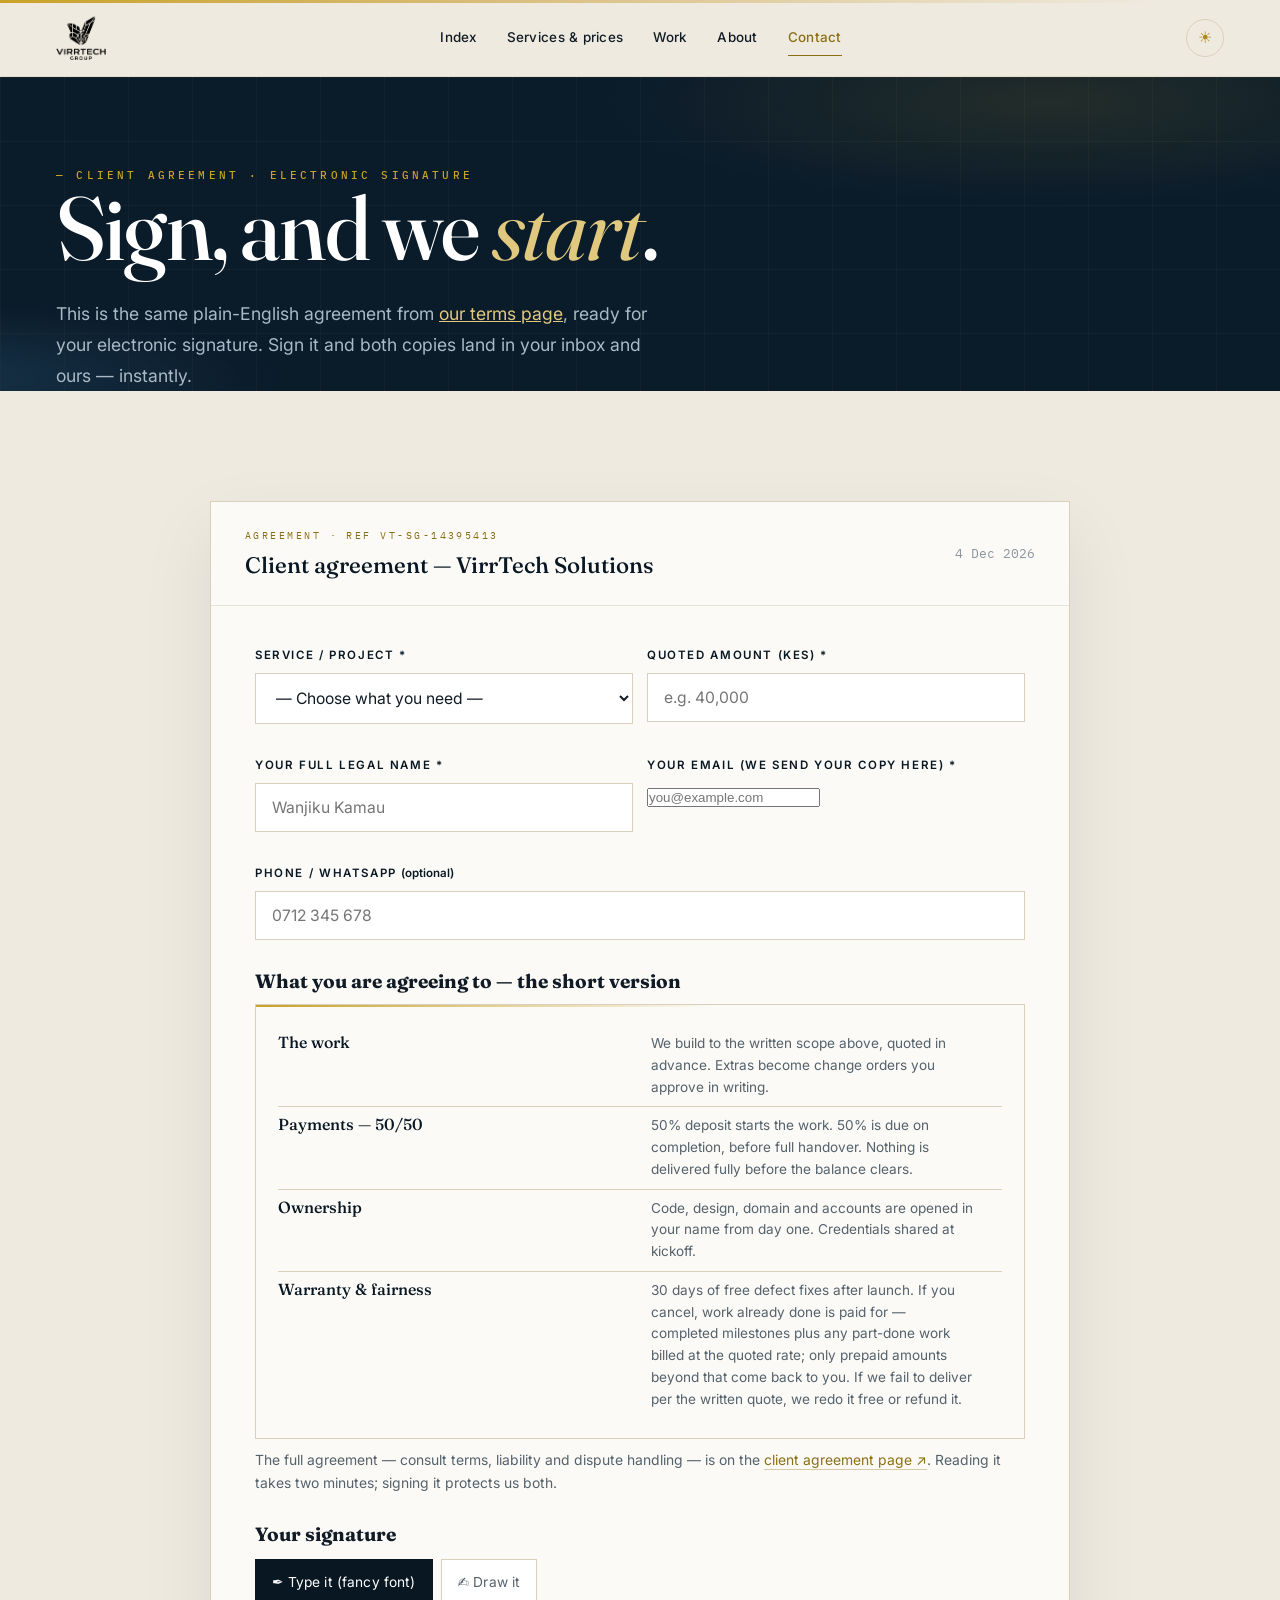
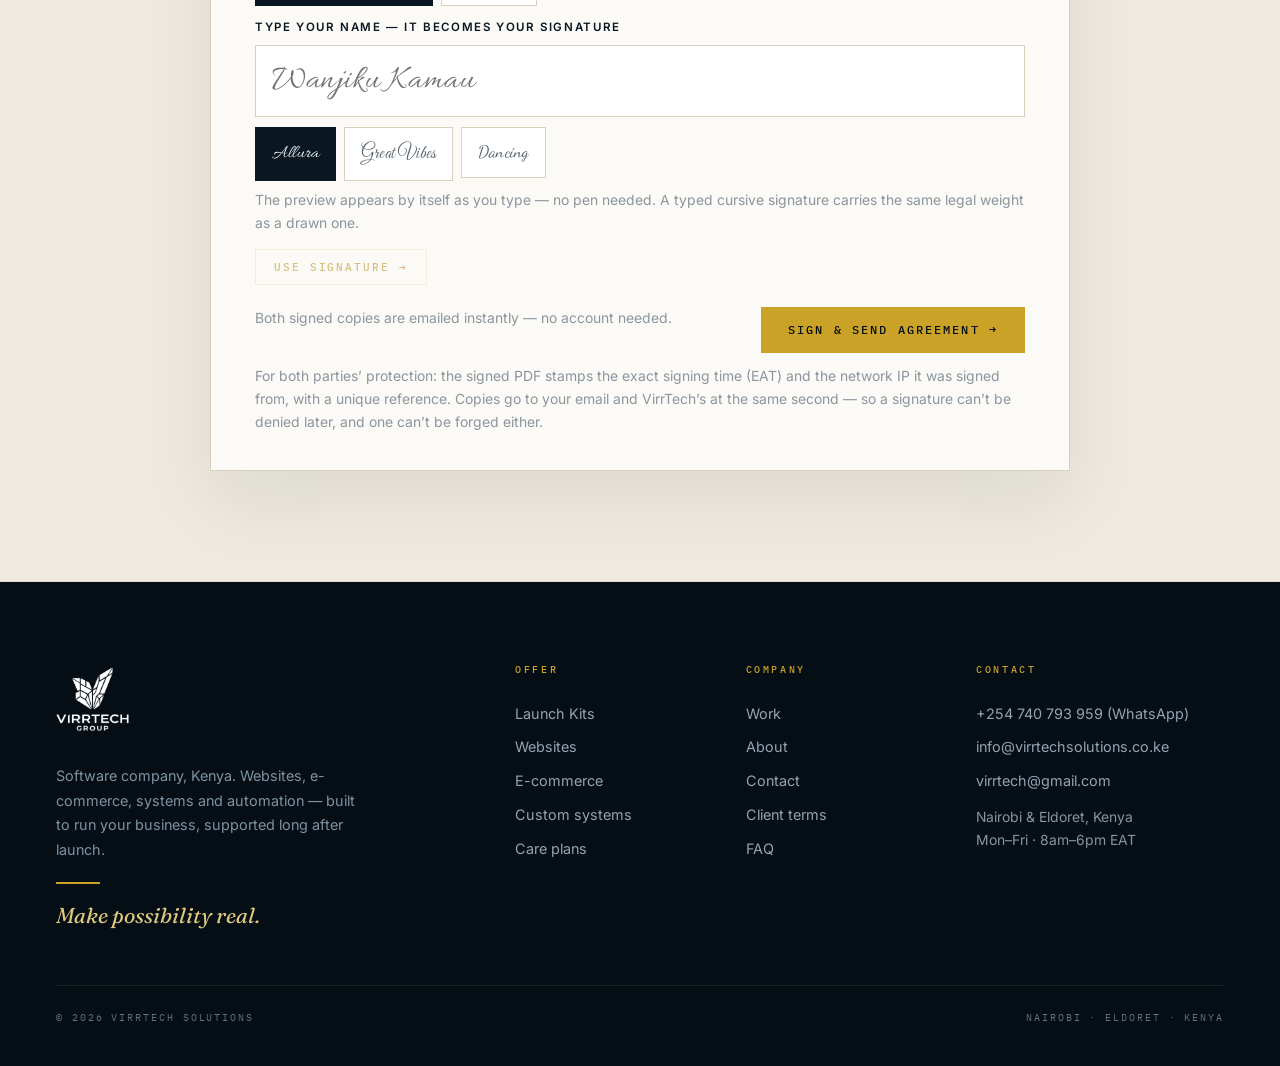
<file: sign.html>
<!DOCTYPE html>
<html lang="en">
<head>
<meta charset="UTF-8">
<meta name="viewport" content="width=device-width, initial-scale=1.0">
<title>Sign client agreement — VirrTech Solutions</title>
<meta name="robots" content="noindex,nofollow">
<link rel="icon" type="image/png" href="img/logo-favicon.png">
<meta name="description" content="Electronically sign your VirrTech Solutions client agreement — 50/50 payments, ownership, warranty, plain English.">
<meta property="og:type" content="website">
<meta property="og:site_name" content="VirrTech Solutions">
<meta property="og:url" content="https://virrtechsolutions.co.ke/sign.html">
<link rel="preconnect" href="https://fonts.googleapis.com">
<link href="https://fonts.googleapis.com/css2?family=Fraunces:ital,opsz,wght@0,9..144,400;0,9..144,500;0,9..144,600;1,9..144,500&family=IBM+Plex+Mono:wght@400;500&family=Inter:wght@400;500;600;700&display=swap" rel="stylesheet">
<link rel="stylesheet" href="css/sign-fonts.css">
<link rel="stylesheet" href="css/styles.css">
<script>(function(){try{var t=localStorage.getItem('vt-theme');if(!t)t=(matchMedia('(prefers-color-scheme: dark)').matches)?'dark':'light';if(t==='dark')document.documentElement.setAttribute('data-theme','dark');}catch(e){}})();</script>
</head>
<body>

<header class="hd">
  <div class="wrap hd-in">
    <a class="logo" href="index.html" aria-label="VirrTech Solutions"><img class="lg" src="img/logo.png" alt="VirrTech Solutions" width="50" height="44"></a>
    <nav class="nav">
      <a href="index.html">Index</a>
      <a href="services.html">Services &amp; prices</a>
      <a href="work.html">Work</a>
      <a href="about.html">About</a>
      <a class="on" href="start.html">Contact</a>
    </nav>
    <button class="burger" aria-label="Menu" onclick="document.body.classList.toggle('mo')">☰</button><button class="thb" type="button" aria-label="Toggle colour theme"><span class="thb-ic">☀</span></button>
  </div>
</header>
<div class="mnav"><a href="index.html">Index</a><a href="services.html">Services &amp; prices</a><a href="work.html">Work</a><a href="about.html">About</a><a href="start.html">Contact</a><button class="thb mth" type="button"><span class="thb-lbl">☀ Dark mode</span></button></div>

<section class="hero" style="padding-top:90px;padding-bottom:0;">
  <div class="wrap">
    <div class="lab" style="color:var(--gold-500);">Client agreement · electronic signature</div>
    <h1 class="t1">Sign, and we <em>start</em>.</h1>
    <p class="lead" style="color:#A9BAC6;max-width:620px;">This is the same plain-English agreement from <a href="terms.html" style="color:var(--gold-300);">our terms page</a>, ready for your electronic signature. Sign it and both copies land in your inbox and ours — instantly.</p>
  </div>
</section>

<section class="sec">
  <div class="wrap">
    <div style="max-width:860px;margin:0 auto;">
      <div class="wz" data-rv>
        <div class="wz-top" style="border-bottom:1px solid var(--line-soft);">
          <div>
            <div class="wz-prog">Agreement · ref <span id="sgRef">VT-SG-…</span></div>
            <h2 class="t3" style="margin:6px 0 0;">Client agreement — VirrTech Solutions</h2>
          </div>
          <div class="mono-n" id="sgDate" style="font-size:.8rem;color:var(--soft);">…</div>
        </div>
        <div class="wz-body">

          <div class="secgrid" style="grid-template-columns:1fr 1fr;gap:14px;">
            <div class="fd"><label>Service / project *</label>
              <select id="sgService">
                <option value="">— Choose what you need —</option>
                <optgroup label="Websites">
                  <option>Landing page</option>
                  <option>Small business site — up to 5 pages</option>
                  <option>Business site + CMS — up to 10 pages</option>
                  <option>Institutional / corporate site</option>
                  <option>Type-specific site — restaurant · hotel · portfolio · news</option>
                </optgroup>
                <optgroup label="E-commerce &amp; platforms">
                  <option>Online store — M-PESA &amp; cards, delivery zones</option>
                  <option>Platform — booking · ordering · listings · membership</option>
                  <option>Marketplace / multi-vendor platform</option>
                </optgroup>
                <optgroup label="Custom systems &amp; apps">
                  <option>Management system / dashboard</option>
                  <option>Custom web application</option>
                  <option>MVP — first release</option>
                </optgroup>
                <optgroup label="Not sure / other">
                  <option>Something else — I&rsquo;ll describe it below</option>
                </optgroup>
              </select>
            </div>
            <div class="fd"><label>Quoted amount (KES) *</label><input id="sgAmount" type="text" placeholder="e.g. 40,000" inputmode="numeric"></div>
          </div>
          <div class="fd" id="sgOtherBox" style="display:none;margin-top:14px;"><label>Describe the project briefly *</label><textarea id="sgOther" rows="2" placeholder="What are we building, and what must it do? Rough idea is fine."></textarea></div>
          <div class="secgrid" style="grid-template-columns:1fr 1fr;gap:14px;margin-top:14px;">
            <div class="fd"><label>Your full legal name *</label><input id="sgName" type="text" placeholder="Wanjiku Kamau"></div>
            <div class="fd"><label>Your email (we send your copy here) *</label><input id="sgEmail" type="email" placeholder="you@example.com"></div>
          </div>
          <div class="fd" style="margin-top:14px;"><label>Phone / WhatsApp <span style="text-transform:none;letter-spacing:0;">(optional)</span></label><input id="sgPhone" type="tel" placeholder="0712 345 678"></div>

          <h4 style="margin:26px 0 6px;font-family:var(--serif);font-size:1.2rem;color:var(--ink);">What you are agreeing to — the short version</h4>
          <div class="panel" style="padding:20px 22px;font-size:.9rem;">
            <div class="rrow" style="padding:8px 0;"><div class="wt" style="font-size:1rem;">The work</div><div class="ds" style="font-size:.85rem;color:var(--muted);">We build to the written scope above, quoted in advance. Extras become change orders you approve in writing.</div></div>
            <div class="rrow" style="padding:8px 0;"><div class="wt" style="font-size:1rem;">Payments — 50/50</div><div class="ds" style="font-size:.85rem;color:var(--muted);">50% deposit starts the work. 50% is due on completion, before full handover. Nothing is delivered fully before the balance clears.</div></div>
            <div class="rrow" style="padding:8px 0;"><div class="wt" style="font-size:1rem;">Ownership</div><div class="ds" style="font-size:.85rem;color:var(--muted);">Code, design, domain and accounts are opened in your name from day one. Credentials shared at kickoff.</div></div>
            <div class="rrow" style="padding:8px 0;border-bottom:0;"><div class="wt" style="font-size:1rem;">Warranty &amp; fairness</div><div class="ds" style="font-size:.85rem;color:var(--muted);">30 days of free defect fixes after launch. If you cancel, work already done is paid for — completed milestones plus any part-done work billed at the quoted rate; only prepaid amounts beyond that come back to you. If we fail to deliver per the written quote, we redo it free or refund it.</div></div>
          </div>
          <p class="small" style="margin:10px 0 4px;color:var(--muted);">The full agreement — consult terms, liability and dispute handling — is on the <a class="lnk" href="terms.html" target="_blank" rel="noopener">client agreement page ↗</a>. Reading it takes two minutes; signing it protects us both.</p>

          <h4 style="margin:24px 0 8px;font-family:var(--serif);font-size:1.2rem;color:var(--ink);">Your signature</h4>
          <div class="chips" style="margin-bottom:12px;">
            <label class="chip"><input type="radio" name="sgt" value="type" checked><span>✒ Type it (fancy font)</span></label>
            <label class="chip"><input type="radio" name="sgt" value="draw"><span>✍ Draw it</span></label>
          </div>

          <div id="sgDrawBox" style="display:none;">
            <canvas id="sgPad" width="760" height="220" style="width:100%;max-width:760px;height:auto;touch-action:none;background:#fff;border:1.5px dashed var(--line);border-radius:8px;cursor:crosshair;"></canvas>
            <p class="small" style="margin:6px 0 0;color:var(--soft);">Sign inside the box with your finger or mouse — then hit “Use signature”.</p>
          </div>

          <div id="sgTypeBox">
            <div class="fd" style="margin-bottom:8px;"><label>Type your name — it becomes your signature</label>
              <input id="sgTypeName" type="text" placeholder="Wanjiku Kamau" style="font-family:'Allura',cursive;font-size:2.1rem;padding:14px 16px;height:auto;letter-spacing:.02em;" autocomplete="off"></div>
            <div class="chips" style="margin-top:10px;">
              <label class="chip"><input type="radio" name="sgsty" value="Allura" checked><span style="font-family:'Allura',cursive;font-size:1.15rem;">Allura</span></label>
              <label class="chip"><input type="radio" name="sgsty" value="Great Vibes"><span style="font-family:'Great Vibes',cursive;font-size:1.15rem;">Great Vibes</span></label>
              <label class="chip"><input type="radio" name="sgsty" value="Dancing Script"><span style="font-family:'Dancing Script',cursive;font-size:1.05rem;">Dancing</span></label>
            </div>
            <p class="small" style="margin:8px 0 0;color:var(--soft);">The preview appears by itself as you type — no pen needed. A typed cursive signature carries the same legal weight as a drawn one.</p>
          </div>

          <div style="margin-top:14px;">
            <button class="btn btn-ol btn-sm" id="sgUse" type="button" disabled>Use signature →</button>
            <button class="btn btn-ol btn-sm" id="sgClear" type="button" style="display:none;">↺ Clear</button>
          </div>
          <div id="sgPrev" style="display:none;margin-top:14px;padding:16px 20px;border:1px solid var(--line);border-radius:10px;background:var(--card);">
            <div class="rk" style="color:var(--soft);font-family:var(--mono);font-size:.62rem;letter-spacing:.14em;text-transform:uppercase;margin-bottom:6px;">Signature preview</div>
            <img id="sgPrevImg" alt="Your signature" style="max-height:96px;display:block;">
            <label class="agree" style="margin:12px 0 0;border-color:var(--line);"><input type="checkbox" id="sgConfirm"><span class="small">I confirm this is my signature, and I agree to the client agreement and the quoted amount above — including the 50/50 payment policy. This is an electronic signature under Kenyan law.</span></label>
          </div>

          <div class="wz-nav" style="margin-top:22px;border-top:0;padding-top:0;flex-wrap:wrap;gap:10px;">
            <span class="small" style="color:var(--soft);">Both signed copies are emailed instantly — no account needed.</span>
            <button class="btn btn-g" id="sgSign" type="button">Sign &amp; send agreement →</button>
          </div>
          <div id="sgMsg" style="display:none;margin-top:18px;padding:18px;background:#F0F7EE;border:1px solid #C9DFC3;font-size:.9rem;color:#2E5D2B;"></div>
          <p class="small" style="color:var(--soft);margin:12px 0 0;">For both parties&rsquo; protection: the signed PDF stamps the exact signing time (EAT) and the network IP it was signed from, with a unique reference. Copies go to your email and VirrTech&rsquo;s at the same second — so a signature can&rsquo;t be denied later, and one can&rsquo;t be forged either.</p>

        </div>
      </div>
    </div>
  </div>
</section>

<footer class="ft">
  <div class="wrap">
    <div class="ft-grid">
      <div class="fb"><a class="logo" href="index.html"><img class="flg" src="img/logo-white.png" alt="VirrTech Solutions" width="73" height="64"></a><p>Software company, Kenya. Websites, e-commerce, systems and automation — built to run your business, supported long after launch.</p><p class="ph">Make possibility real.</p></div>
      <div><h5>Offer</h5><a href="services.html#kits">Launch Kits</a><a href="services.html#sites">Websites</a><a href="services.html#commerce">E-commerce</a><a href="services.html#systems">Custom systems</a><a href="services.html#care">Care plans</a></div>
      <div><h5>Company</h5><a href="work.html">Work</a><a href="about.html">About</a><a href="start.html">Contact</a><a href="terms.html">Client terms</a><a href="faq.html">FAQ</a></div>
      <div><h5>Contact</h5><a href="https://wa.me/254740793959">+254 740 793 959 (WhatsApp)</a><a href="mailto:info@virrtechsolutions.co.ke">info@virrtechsolutions.co.ke</a><a href="mailto:virrtech@gmail.com">virrtech@gmail.com</a><span class="small" style="display:block;margin-top:8px;">Nairobi &amp; Eldoret, Kenya<br>Mon–Fri · 8am–6pm EAT</span></div>
    </div>
    <div class="ftbot"><span>© 2026 VirrTech Solutions</span><span>Nairobi · Eldoret · Kenya</span></div>
  </div>
</footer>

<script src="js/vendor/jspdf.umd.min.js"></script>
<script src="js/config.js"></script>
<script src="js/main.js" defer></script>
<script>
(function(){
  var CFG=window.VIRRTECH||{}; var EMAIL=CFG.email||'virrtech@gmail.com';
  var RELAY=CFG.resendRelayUrl||''; var OWNER=CFG.notifyTo||EMAIL;
  // record the signer's public IP into the PDF (dispute-proofing) — best-effort, 4s timeout
  var CLIENT_IP='';
  (function(){ try{
    var ac=new AbortController(), to=setTimeout(function(){ ac.abort(); },4000);
    fetch('https://api.ipify.org?format=json',{signal:ac.signal})
      .then(function(r){ return r.json(); })
      .then(function(j){ if(j&&j.ip&&typeof j.ip==='string') CLIENT_IP=j.ip; })
      .catch(function(){})
      .finally(function(){ clearTimeout(to); });
  }catch(e){} })();
  function clientIpText(){ return CLIENT_IP || 'this device (IP lookup unavailable)'; }
  var MONTHS=['Jan','Feb','Mar','Apr','May','Jun','Jul','Aug','Sep','Oct','Nov','Dec'];
  function fmtDate(d){ return d.getDate()+' '+MONTHS[d.getMonth()]+' '+d.getFullYear(); }
  function fmtStamp(d){ var s=d.toLocaleString('en-KE',{timeZone:'Africa/Nairobi',hour12:true,month:'short',day:'numeric',year:'numeric',hour:'numeric',minute:'2-digit'}); return s; }
  document.getElementById('sgDate').textContent=fmtDate(new Date());
  document.getElementById('sgRef').textContent='VT-SG-'+String(Date.now()).slice(-8);

  // ---- prefill from URL: shareable link support ----
  var OTHER_LABEL='Something else — I\u2019ll describe it below';
  function svcText(){
    var t=document.getElementById('sgService').value.trim();
    if(t===OTHER_LABEL) t='Other \u2014 '+document.getElementById('sgOther').value.trim();
    return t;
  }
  function setOtherBox(show){
    document.getElementById('sgOtherBox').style.display=show?'block':'none';
  }
  (function(){
    var q=new URLSearchParams(location.search);
    if(q.get('service')){
      var v=q.get('service'), sel=document.getElementById('sgService');
      var pick=null;
      for(var i=0;i<sel.options.length;i++){ if(sel.options[i].value.trim().toLowerCase()===v.trim().toLowerCase()){ pick=sel.options[i]; break; } }
      if(pick){ sel.value=pick.value; }
      else if(sel.value===''||sel.value===OTHER_LABEL){
        // free-text service from an older link (or a name that isn't on the list) -> describe box
        sel.value=OTHER_LABEL; document.getElementById('sgOther').value=v; setOtherBox(true);
      }
    }
    if(q.get('amount')) document.getElementById('sgAmount').value=q.get('amount');
    if(q.get('client')) document.getElementById('sgName').value=q.get('client');
    if(q.get('name')) document.getElementById('sgName').value=q.get('name');
  })();
  document.getElementById('sgService').addEventListener('change',function(){
    setOtherBox(this.value===OTHER_LABEL);
  });

  // ---- signature source: draw vs type (type is default — no pen needed) ----
  var mode='type', signatureData=null, sigW=0, sigH=0;
  var pad=document.getElementById('sgPad'), ctx=pad.getContext('2d');
  var drawing=false, hasInk=false;
  var FONT_NAMES=['Allura','Great Vibes','Dancing Script'];
  function pos(e){
    var r=pad.getBoundingClientRect();
    return { x:(e.clientX-r.left)*(pad.width/r.width), y:(e.clientY-r.top)*(pad.height/r.height) };
  }
  function ensureFonts(){
    try{
      return Promise.all(FONT_NAMES.map(function(f){ return document.fonts.load('90px "'+f+'"').catch(function(){ return []; }); }));
    }catch(e){ return Promise.resolve(); }
  }
  function showCaptured(){
    if(!signatureData){ document.getElementById('sgPrev').style.display='none'; return; }
    document.getElementById('sgPrevImg').src=signatureData;
    document.getElementById('sgPrev').style.display='block';
    document.getElementById('sgClear').style.display='inline-flex';
  }
  function captureTyped(){
    if(mode!=='type') return;
    ensureFonts().then(function(){
      if(mode!=='type') return;
      var name=document.getElementById('sgTypeName').value.trim();
      if(!name){ signatureData=null; sigW=0; sigH=0; document.getElementById('sgPrev').style.display='none'; document.getElementById('sgClear').style.display='none'; return; }
      var r=renderTyped();
      if(!r) return;
      signatureData=r.data; sigW=r.w; sigH=r.h;
      showCaptured();
    });
  }
  pad.addEventListener('pointerdown',function(e){ drawing=true; if(!hasInk){ hasInk=true; if(mode==='draw') document.getElementById('sgUse').disabled=false; } ctx.lineWidth=3; ctx.lineCap='round'; ctx.lineJoin='round'; ctx.strokeStyle='#0A1B2A'; ctx.beginPath(); var p=pos(e); ctx.moveTo(p.x,p.y); pad.setPointerCapture(e.pointerId); });
  pad.addEventListener('pointermove',function(e){ if(!drawing)return; var p=pos(e); ctx.lineTo(p.x,p.y); ctx.stroke(); });
  ['pointerup','pointercancel','pointerleave'].forEach(function(ev){ pad.addEventListener(ev,function(){ drawing=false; }); });
  document.querySelectorAll('input[name="sgt"]').forEach(function(r){ r.addEventListener('change',function(){
    mode=r.value;
    document.getElementById('sgDrawBox').style.display = mode==='draw'?'block':'none';
    document.getElementById('sgTypeBox').style.display = mode==='type'?'block':'none';
    document.getElementById('sgUse').disabled = true;
    document.getElementById('sgClear').style.display='none';
    signatureData=null; document.getElementById('sgPrev').style.display='none';
    if(mode==='type' && document.getElementById('sgTypeName').value.trim()) captureTyped();
  }); });

  // typed signature -> hidden canvas (script font), auto-cropped to the ink
  function renderTyped(){
    var name=document.getElementById('sgTypeName').value.trim();
    if(!name) return null;
    var style=(document.querySelector('input[name="sgsty"]:checked')||{}).value||'Allura';
    var cv=document.createElement('canvas');
    var f2=style;
    cv.width=1200; cv.height=300;
    var c=cv.getContext('2d');
    var tryFonts=[f2,'Allura','Great Vibes','Dancing Script','Brush Script MT','cursive'];
    function paint(i){
      if(i>=tryFonts.length) return false;
      var fam=tryFonts[i];
      c.clearRect(0,0,cv.width,cv.height);
      c.font='130px '+fam+', cursive';
      c.fillStyle='#0A1B2A';
      var m=c.measureText(name);
      if(m.width<40 && i<tryFonts.length-1) return paint(i+1);
      if(m.width>cv.width-120){ c.font='90px '+fam+', cursive'; m=c.measureText(name); }
      c.fillText(name,(cv.width-m.width)/2,190);
      return true;
    }
    if(!paint(0)) return null;
    // find ink bounding box and crop (keeps short names from looking tiny)
    var px=c.getImageData(0,0,cv.width,cv.height).data;
    var minX=cv.width,minY=cv.height,maxX=0,maxY=0;
    for(var y2=0;y2<cv.height;y2++){
      for(var x2=0;x2<cv.width;x2++){
        if(px[(y2*cv.width+x2)*4+3]>10){
          if(x2<minX)minX=x2; if(x2>maxX)maxX=x2;
          if(y2<minY)minY=y2; if(y2>maxY)maxY=y2;
        }
      }
    }
    if(maxX<=minX||maxY<=minY) return null;
    var PAD=28;
    var w2=Math.min(cv.width,maxX-minX+1+PAD*2);
    var h2=Math.min(cv.height,maxY-minY+1+PAD*2);
    var sx=Math.max(0,minX-PAD), sy=Math.max(0,minY-PAD);
    var cv2=document.createElement('canvas');
    cv2.width=w2; cv2.height=h2;
    var g2=cv2.getContext('2d');
    g2.fillStyle='#FFFFFF'; g2.fillRect(0,0,w2,h2);
    g2.drawImage(cv,sx,sy,Math.min(cv.width-sx,w2),Math.min(cv.height-sy,h2),0,0,w2,h2);
    // JPEG (jsPDF embeds it compressed — keeps the emailed PDF small)
    return {data:cv2.toDataURL('image/jpeg',0.92), w:w2, h:h2};
  }
  var typeTimer=null;
  document.getElementById('sgTypeName').addEventListener('input',function(){
    document.getElementById('sgUse').disabled = !this.value.trim();
    clearTimeout(typeTimer);
    typeTimer=setTimeout(captureTyped,300); // live preview as they type
  });
  document.querySelectorAll('input[name="sgsty"]').forEach(function(r){ r.addEventListener('change',function(){ clearTimeout(typeTimer); captureTyped(); }); });

  document.getElementById('sgUse').addEventListener('click',function(){
    if(mode==='type'){ clearTimeout(typeTimer); captureTyped(); }
    else {
      if(!hasInk){ alert('Draw your signature in the box first.'); return; }
      var cp=document.createElement('canvas');
      cp.width=pad.width; cp.height=pad.height;
      var gc=cp.getContext('2d');
      gc.fillStyle='#FFFFFF'; gc.fillRect(0,0,cp.width,cp.height);
      gc.drawImage(pad,0,0);
      signatureData=cp.toDataURL('image/jpeg',0.92); sigW=pad.width; sigH=pad.height;
      document.getElementById('sgPrevImg').src=signatureData;
      document.getElementById('sgPrev').style.display='block';
      document.getElementById('sgClear').style.display='inline-flex';
    }
  });
  document.getElementById('sgClear').addEventListener('click',function(){
    signatureData=null; sigW=0; sigH=0;
    document.getElementById('sgPrev').style.display='none';
    document.getElementById('sgClear').style.display='none';
    if(mode==='type'){ document.getElementById('sgTypeName').value=''; document.getElementById('sgUse').disabled=true; }
    else { ctx.clearRect(0,0,pad.width,pad.height); hasInk=false; document.getElementById('sgUse').disabled=true; }
  });

  // ---- sign gating: button is always clickable — the click tells you what's missing ----
  var signBtn=document.getElementById('sgSign');
  function sigText(){ return (document.getElementById('sgName').value.trim()); }
  function esc(v){ return String(v==null?'':v).replace(/[&<>"']/g,function(c){return {'&':'&amp;','<':'&lt;','>':'&gt;','"':'&quot;',"'":'&#39;'}[c];}); }

  // ---- build the signed PDF ----
  function buildPdf(){
    var ref=document.getElementById('sgRef').textContent;
    var client=document.getElementById('sgName').value.trim();
    var svc=svcText();
    var amt=document.getElementById('sgAmount').value.trim();
    var phone=document.getElementById('sgPhone').value.trim();
    var when=fmtStamp(new Date());
    var pdf=new window.jspdf.jsPDF('p','pt','a4');
    var W=595,H=842;
    // header band
    pdf.setFillColor(10,27,42); pdf.rect(0,0,W,96,'F');
    pdf.setTextColor(245,241,231); pdf.setFont('helvetica','bold'); pdf.setFontSize(20);
    pdf.text('VIRRTECH SOLUTIONS',40,46);
    pdf.setTextColor(201,162,39); pdf.setFontSize(11);
    pdf.text('Client agreement · electronic signature',40,66);
    pdf.setTextColor(159,179,190); pdf.setFont('helvetica','normal'); pdf.setFontSize(9);
    pdf.text('virrtechsolutions.co.ke  ·  +254 740 793 959  ·  virrtech@gmail.com',40,84);
    pdf.setTextColor(10,27,42);
    pdf.setFontSize(13); pdf.setFont('helvetica','bold');
    pdf.text('This agreement is between VirrTech Solutions (Nairobi & Eldoret, Kenya) and:',40,132);
    pdf.setFontSize(12); pdf.setFont('helvetica','normal');
    pdf.text(client+'  ('+(phone?'+'+phone.replace(/\D/g,''):'phone not given')+')',40,150);
    pdf.text('Service / project:  '+svc,40,172);
    pdf.text('Quoted amount:  KES '+amt+'  —  Ref: '+ref,40,190);
    pdf.setDrawColor(216,207,188); pdf.line(40,206,W-40,206);
    var terms=[
      '1. 50/50 payments — 50% deposit starts work; 50% due on completion before full handover. No full delivery before the balance clears.',
      '2. Ownership — code, design, domain and accounts are opened in the client’s name from day one; credentials shared at kickoff.',
      '3. Extras beyond the written scope become change orders — quoted within 2 business days and approved in writing.',
      '4. If the client cancels: work already done is paid for — completed milestones plus part-done work billed at the quoted rate; only prepaid amounts beyond that are refunded (within 14 days).',
      '5. If VirrTech fails to deliver per the written quote: the work is redone free or refunded — the client’s choice.',
      '6. 30 days of free defect fixes after launch; optional care plans from KES 2,500/month after that.',
      '7. Deposits are non-refundable once work has started — that commitment reserves real time for the project.',
      '8. Full terms, liability and dispute handling: virrtechsolutions.co.ke/terms.html'
    ];
    pdf.setFontSize(10); pdf.setFont('helvetica','normal');
    var y=226;
    terms.forEach(function(t){
      var lines=pdf.splitTextToSize(t,W-80);
      pdf.text(lines,40,y); y+=lines.length*14+6;
    });
    y+=10;
    pdf.setDrawColor(216,207,188); pdf.line(40,y,W-40,y);
    y+=24;
    pdf.setFontSize(10); pdf.setFont('helvetica','normal');
    pdf.setTextColor(90,98,108);
    pdf.text('Signed electronically:',40,y);
    y+=14;
    // signature image (JPEG data-URL string — stays compressed inside the PDF)
    if(signatureData){
      var sw=sigW||760, sh=sigH||220;
      var fit=Math.min(260/sw, 80/sh);
      var dispW=sw*fit, dispH=sh*fit;
      pdf.addImage(signatureData,'JPEG',40,y+2,dispW,dispH);
      pdf.setDrawColor(120,130,140); pdf.line(40,y+100,320,y+100);
      pdf.setFontSize(9); pdf.setTextColor(90,98,108);
      pdf.text(client+' — signed '+when+' (EAT)',40,y+116);
      pdf.setFontSize(8); pdf.setTextColor(140,148,156);
      pdf.text('Electronic signature under the Kenya Information and Communications Act (Cap 411A). Signed from IP '+clientIpText()+' (recorded at signing).',40,y+130);
      pdf.setFontSize(8); pdf.setTextColor(120,130,140);
      pdf.text(ref+' · generated '+when,40,H-40);
      return Promise.resolve(pdf.output('datauristring').split(',')[1]);
    } else {
      pdf.setFont('times','italic'); pdf.setFontSize(24); pdf.setTextColor(10,27,42);
      pdf.text(client,40,y+8);
      pdf.setFont('helvetica','normal'); pdf.setFontSize(9); pdf.setTextColor(90,98,108);
      pdf.line(40,y+46,320,y+46);
      pdf.text(client+' — signed '+when+' (EAT)',40,y+62);
      pdf.text('Electronic signature under the Kenya Information and Communications Act (Cap 411A).',40,y+76);
      return Promise.resolve(pdf.output('datauristring').split(',')[1]);
    }
  }

  // ---- send via relay ----
  function relay(to,subject,html,text,attach){
    if(!RELAY) return;
    var p={to:to,subject:subject,html:html,text:text};
    if(attach) p.attachments=[attach];
    fetch(RELAY,{method:'POST',headers:{'Content-Type':'application/json'},body:JSON.stringify(p)})
      .catch(function(e){ try{console.warn('sign relay failed',e);}catch(_){} });
  }
  function htmlSummary(client,svc,amt,phone,ref){
    var rows=[['Client',client],['Service',svc],['Amount','KES '+amt],['Phone',phone||'—'],['Ref',ref]];
    return '<div style="font-family:Verdana,Arial,sans-serif;max-width:560px;margin:auto;border:1px solid #E5DECB;border-radius:14px;overflow:hidden">'
      +'<div style="background:#0A1B2A;color:#F5F1E7;padding:18px 24px;font-size:18px;letter-spacing:.12em">VIRRTECH <span style="color:#C9A227">SOLUTIONS</span></div>'
      +'<div style="padding:22px 24px"><p style="margin:0 0 14px;color:#101B26">A signed client agreement is attached (PDF).</p>'
      +'<table style="width:100%;border-collapse:collapse;background:#FBFAF6">'
      +rows.map(function(r){return '<tr><td style="padding:8px 12px;color:#8A6F14;font-size:10px;text-transform:uppercase;letter-spacing:.08em;border-bottom:1px solid #EFEADF">'+esc(r[0])+'</td><td style="padding:8px 12px;text-align:right;color:#101B26;font-size:13px;border-bottom:1px solid #EFEADF">'+esc(r[1])+'</td></tr>';}).join('')
      +'</table>'
      +'<p style="font-size:11px;color:#55626C;margin:14px 0 0">virrtechsolutions.co.ke · terms at /terms.html</p></div></div>';
  }

  signBtn.addEventListener('click',function(){
    if(signBtn.dataset.done) return;
    var client=document.getElementById('sgName').value.trim();
    var em=document.getElementById('sgEmail').value.trim();
    var svc=svcText();
    var amt=document.getElementById('sgAmount').value.trim();
    var phone=document.getElementById('sgPhone').value.trim();
    var ref=document.getElementById('sgRef').textContent;
    // ---- validate with clear messages (no silent dead clicks) ----
    var miss=[];
    var svcSel=document.getElementById('sgService').value.trim();
    if(!client) miss.push('your full name');
    if(!em||em.indexOf('@')<1) miss.push('your email — your signed copy is sent there');
    if(!svcSel) miss.push('a service choice from the dropdown');
    else if(svcSel===OTHER_LABEL && !document.getElementById('sgOther').value.trim()) miss.push('a short description under \u201CSomething else\u201D');
    if(!amt) miss.push('the quoted amount (KES)');
    if(!signatureData) miss.push(mode==='type' ? 'your name typed above — the fancy-font signature preview appears by itself as you type' : 'your signature — draw it in the box, then press \u201CUse signature\u201D');
    else if(!document.getElementById('sgConfirm').checked) miss.push('ticking the confirmation line under your signature preview');
    if(miss.length){
      alert('Almost there \u2014 please add:\n\n\u2022 '+miss.join('\n\u2022 '));
      return;
    }
    if(!window.jspdf){
      alert('The PDF engine didn\u2019t load (weak connection?). Tap Sign once more \u2014 if it keeps failing, WhatsApp +254 740 793 959 and we\u2019ll arrange signing another way.');
      return;
    }
    signBtn.disabled=true; signBtn.textContent='Signing…';
    function restore(){ signBtn.disabled=false; signBtn.textContent='Sign & send agreement \u2192'; }
    buildPdf().then(function(b64){
      var attach={filename:ref+' signed client agreement.pdf',content:b64,type:'application/pdf'};
      var sub='\u270D\uFE0F Signed client agreement \u2014 '+client+' ('+svc+') '+ref;
      relay(OWNER,sub,htmlSummary(client,svc,amt,phone,ref)+'<p style="font-size:11px;color:#55626C">Client IP recorded at signing: '+(CLIENT_IP||'n/a (lookup blocked)')+'</p>','Signed agreement attached.\nClient: '+client+'\nService: '+svc+'\nAmount: KES '+amt+'\nRef: '+ref+'\nClient IP recorded at signing: '+(CLIENT_IP||'n/a (lookup blocked)'),attach);
      relay(em,sub,htmlSummary(client,svc,amt,phone,ref)+'<p style="font-size:12px;color:#55626C">Keep this PDF — it is your signed copy. Questions? Reply to this email or WhatsApp +254 740 793 959.</p>','Signed agreement attached.\n'+client+'\n'+svc+'\nKES '+amt+'\nRef: '+ref+'\nKeep this PDF — it is your signed copy.',attach);
      var m=document.getElementById('sgMsg');
      m.style.display='block';
      m.innerHTML='<b>Signed &amp; sent ✅</b> — your copy and VirrTech&rsquo;s copy are on their way (ref <b>'+esc(ref)+'</b>).<br><a id="sgDl" href="#" class="btn btn-ol btn-sm" style="margin-top:14px;text-decoration:none;">⬇ Download your signed PDF</a><p style="font-size:.8rem;margin:10px 0 0;color:#4C6B49;">Copy is in your inbox too — if it ever lands in spam, this download is your permanent proof. Anything unclear? WhatsApp <b>+254 740 793 959</b>.</p>';
      var dl=document.getElementById('sgDl');
      if(dl){ dl.href='data:application/pdf;base64,'+b64; dl.download=ref+' signed client agreement.pdf'; }
      signBtn.textContent='\u2713 Signed \u2014 '+ref;
      signBtn.dataset.done='1';
    }).catch(function(e){
      try{console.error(e);}catch(_){}
      alert('Your PDF could not be built on this device. Tap Sign again once \u2014 if it keeps failing, WhatsApp +254 740 793 959 and we\u2019ll sort it.');
      restore();
    });
  });
})();
</script>
</body>
</html>
</file>
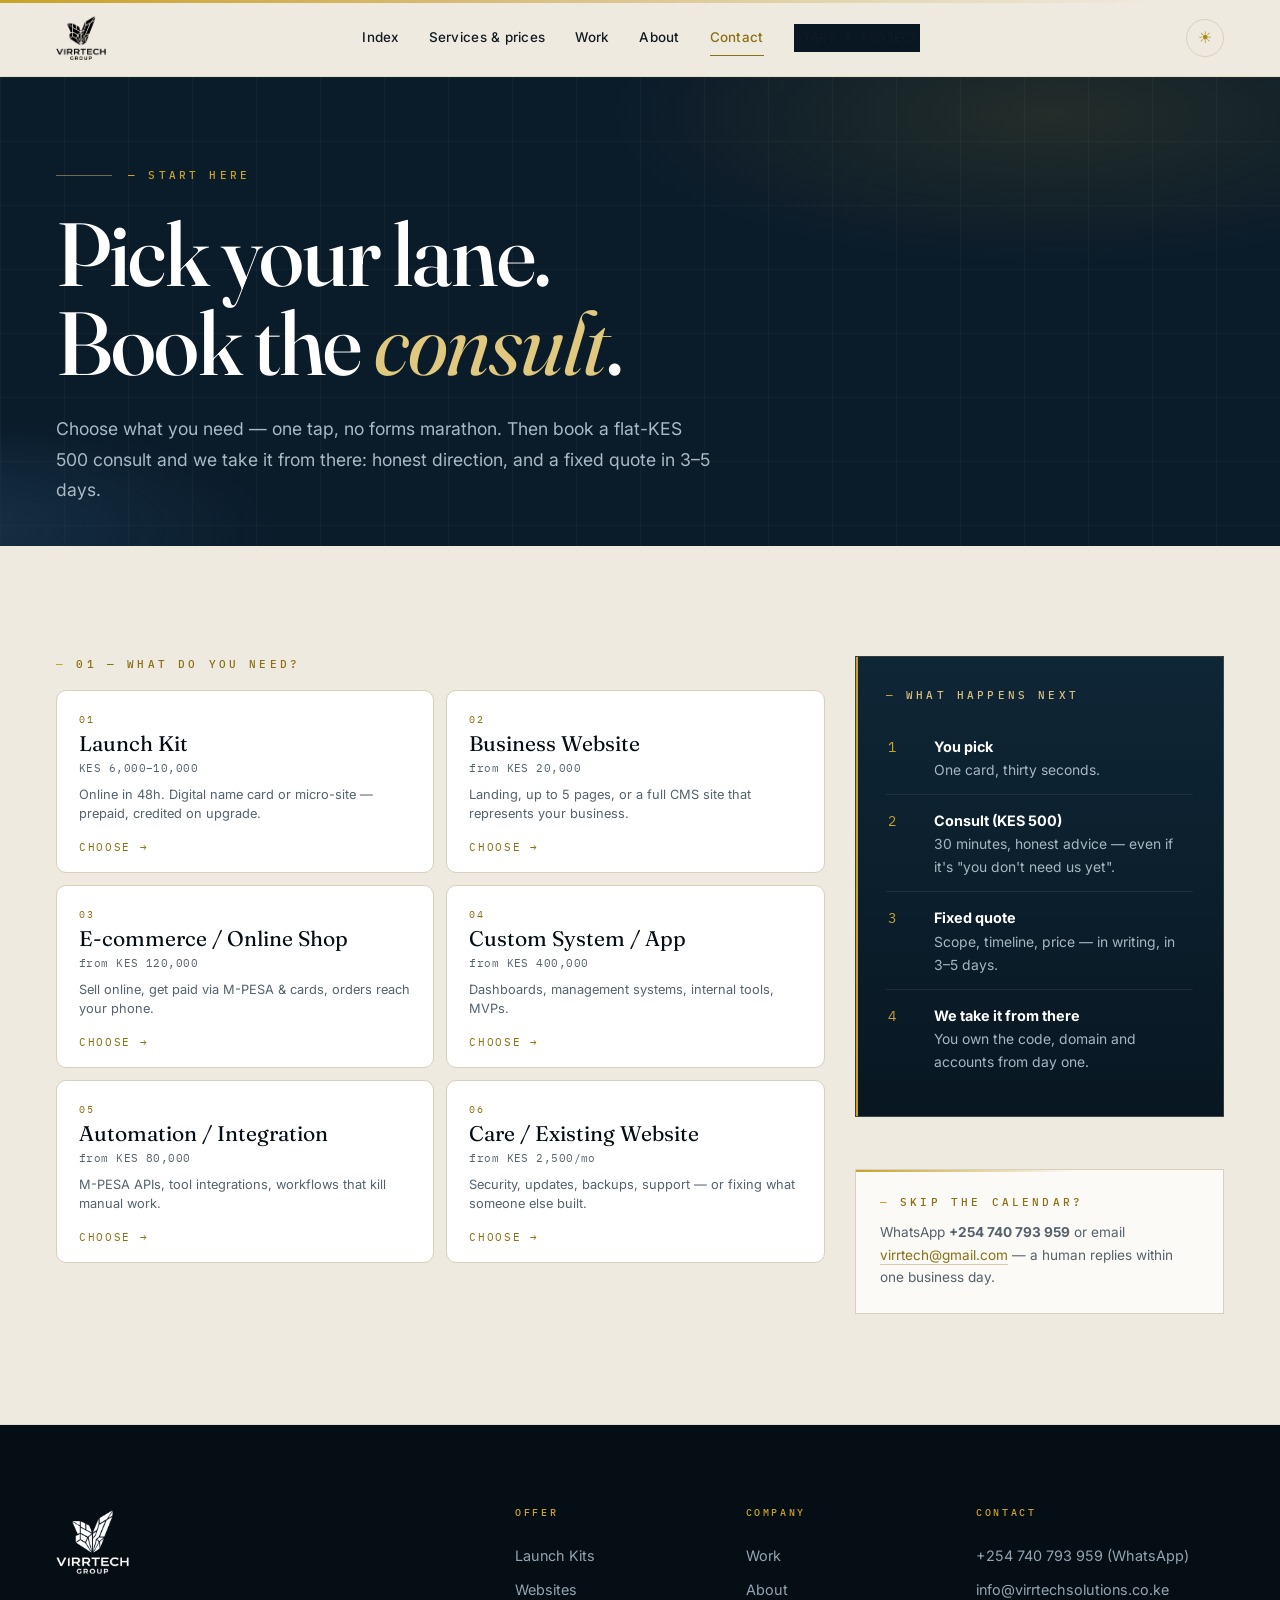
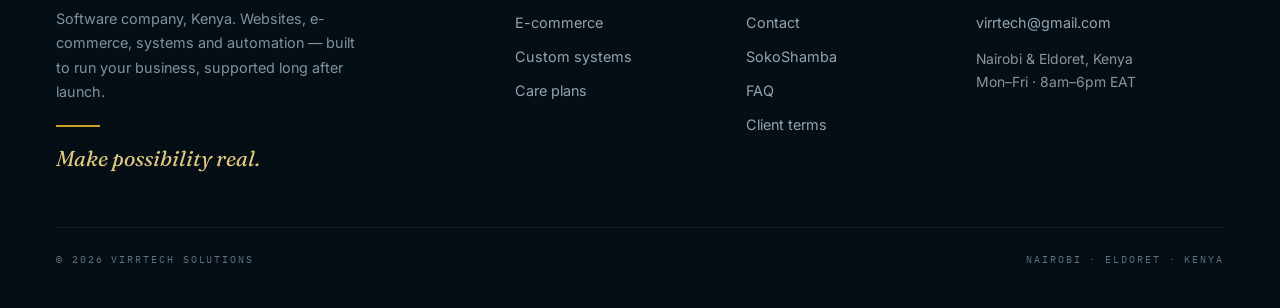
<file: start.html>
<!DOCTYPE html>
<html lang="en">
<head>
<meta charset="UTF-8">
<meta name="viewport" content="width=device-width, initial-scale=1.0">
<title>Start — VirrTech Solutions: pick a service, book the consult</title>
<link rel="icon" type="image/png" href="img/logo-favicon.png">
<meta name="description" content="Pick what you need — launch kit, website, e-commerce, custom system, automation or care — then book a flat-KES 500 consult. Pay by card or M-PESA; we take it from there.">
<meta property="og:type" content="website">
<meta property="og:site_name" content="VirrTech Solutions">
<meta property="og:url" content="https://virrtechsolutions.co.ke/start.html">
<meta property="og:title" content="Start — VirrTech Solutions">
<meta property="og:description" content="Flat KES 500 · 30 minutes · honest advice either way. Pay by card or M-PESA on Paystack.">
<meta property="og:image" content="https://virrtechsolutions.co.ke/og-cover.png">
<meta name="twitter:card" content="summary_large_image">
<link rel="canonical" href="https://virrtechsolutions.co.ke/start.html">
<link rel="preconnect" href="https://fonts.googleapis.com">
<link href="https://fonts.googleapis.com/css2?family=Fraunces:ital,opsz,wght@0,9..144,400;0,9..144,500;0,9..144,600;1,9..144,400;1,9..144,500&family=IBM+Plex+Mono:wght@400;500&family=Inter:wght@400;500;600;700&display=swap" rel="stylesheet">
<link rel="stylesheet" href="css/styles.css">
<link rel="icon" type="image/svg+xml" href="data:image/svg+xml,%3Csvg xmlns='http://www.w3.org/2000/svg' viewBox='0 0 100 100'%3E%3Crect width='100' height='100' rx='4' fill='%23081A25'/%3E%3Cpath d='M28 28 L50 70 L72 28' fill='none' stroke='%23C9A227' stroke-width='9' stroke-linecap='square'/%3E%3C/svg%3E">
<script src="https://js.paystack.co/v1/inline.js"></script>
<script>(function(){try{var t=localStorage.getItem('vt-theme');if(!t)t=(matchMedia('(prefers-color-scheme: dark)').matches)?'dark':'light';if(t==='dark')document.documentElement.setAttribute('data-theme','dark');}catch(e){}})();</script>
</head>
<body>
<header class="hd">
  <div class="wrap hd-in">
    <a class="logo" href="index.html"><img class="lg" src="img/logo.png" alt="VirrTech Solutions" width="50" height="44"></a>
    <nav class="nav"><a href="index.html">Index</a><a href="services.html">Services &amp; prices</a><a href="work.html">Work</a><a href="about.html">About</a><a class="on" href="start.html">Contact</a><a class="btn btn-p btn-sm" href="start.html">Start a project</a></nav>
    <button class="burger" aria-label="Menu" onclick="document.body.classList.toggle('mo')">☰</button><button class="thb" type="button" aria-label="Toggle colour theme"><span class="thb-ic">☀</span></button>
  </div>
</header>
<div class="mnav"><a href="index.html">Index</a><a href="services.html">Services &amp; prices</a><a href="work.html">Work</a><a href="about.html">About</a><a href="start.html">Contact</a><a class="btn btn-p" href="start.html">Start a project</a><button class="thb mth" type="button"><span class="thb-lbl">☀ Dark mode</span></button></div>

<section class="hero" style="padding-top:90px;padding-bottom:40px;">
  <div class="wrap">
    <div class="eyebrow-hero"><span class="rule"></span><span class="lab" style="color:var(--gold-500);">Start here</span></div>
    <h1 class="t1">Pick your lane.<br>Book the <em>consult</em>.</h1>
    <p class="lead" style="color:#A9BAC6;max-width:60ch;">Choose what you need — one tap, no forms marathon. Then book a flat-KES 500 consult and we take it from there: honest direction, and a fixed quote in 3–5 days.</p>
  </div>
</section>

<section class="sec" style="border-top:0;">
  <div class="wrap">
    <div class="secgrid">
      <div class="c8">
        <div class="lab" style="margin-bottom:6px;">01 — What do you need?</div>
        <div class="pk" id="pkGrid" data-rv>
          <button type="button" class="pkc" data-k="launch"><span class="no">01</span><span class="nm">Launch Kit</span><span class="pr">KES 6,000–10,000</span><span class="ds">Online in 48h. Digital name card or micro-site — prepaid, credited on upgrade.</span><span class="go">Choose →</span></button>
          <button type="button" class="pkc" data-k="website"><span class="no">02</span><span class="nm">Business Website</span><span class="pr">from KES 20,000</span><span class="ds">Landing, up to 5 pages, or a full CMS site that represents your business.</span><span class="go">Choose →</span></button>
          <button type="button" class="pkc" data-k="shop"><span class="no">03</span><span class="nm">E-commerce / Online Shop</span><span class="pr">from KES 120,000</span><span class="ds">Sell online, get paid via M-PESA &amp; cards, orders reach your phone.</span><span class="go">Choose →</span></button>
          <button type="button" class="pkc" data-k="system"><span class="no">04</span><span class="nm">Custom System / App</span><span class="pr">from KES 400,000</span><span class="ds">Dashboards, management systems, internal tools, MVPs.</span><span class="go">Choose →</span></button>
          <button type="button" class="pkc" data-k="auto"><span class="no">05</span><span class="nm">Automation / Integration</span><span class="pr">from KES 80,000</span><span class="ds">M-PESA APIs, tool integrations, workflows that kill manual work.</span><span class="go">Choose →</span></button>
          <button type="button" class="pkc" data-k="care"><span class="no">06</span><span class="nm">Care / Existing Website</span><span class="pr">from KES 2,500/mo</span><span class="ds">Security, updates, backups, support — or fixing what someone else built.</span><span class="go">Choose →</span></button>
        </div>

        <div class="wz mt2" id="bkPanel" style="display:none;" data-rv>
          <div class="wz-body">
<div class="tnote" id="bkTestNote" style="display:none">⚡️ <b>TEST MODE — this button charges KES 1.</b> The real consult fee is KES 500. This one-off test charge proves the payment loop — flip the fee back to 500 after testing.</div>
            <div class="wz-q" style="display:flex;justify-content:space-between;align-items:baseline;gap:12px;flex-wrap:wrap;">
              <div class="q" id="bkSelTitle">Consult booking</div>
              <button class="btn btn-ol btn-sm" id="bkChange">← Change pick</button>
            </div>
            <p class="small" id="bkFeeIntro" style="margin:10px 0 4px;color:var(--muted);">A 30-minute consult with a senior builder — we map the exact scope and price before any work. Flat KES 500, card or M-PESA.</p>
            <div class="fd" style="margin-top:14px;"><label>When suits you? <span style="text-transform:none;letter-spacing:0;">(Mon–Fri)</span></label>
              <div class="chips" id="bkDays"></div>
              <div class="chips" id="bkTimes" style="margin-top:8px;"></div>
            </div>
            <div class="secgrid" style="gap:16px;">
              <div class="c12" style="display:grid;grid-template-columns:1fr 1fr;gap:16px;">
                <div class="fd"><label>Your name *</label><input id="bkName" type="text" placeholder="Wanjiku Kamau"></div>
                <div class="fd"><label>Phone / WhatsApp *</label><input id="bkPhone" type="tel" placeholder="0712 345 678"></div>
              </div>
              <div class="fd" style="margin-top:16px;"><label>Email (for your receipt) *</label><input id="bkEmail" type="email" placeholder="you@example.com"></div>
              <div class="fd" style="margin-top:16px;"><label>Anything we should know? <span style="text-transform:none;letter-spacing:0;">(optional — one line is plenty)</span></label>
                <input id="bkNote" type="text" placeholder="e.g. I run a salon in Nakuru / I need stock tracking most"></div>
            </div>
                        <div class="agree"><input type="checkbox" id="bkAgree"><span class="small">I&rsquo;ve read and agree to the <a class="lnk" href="terms.html">client agreement</a> — consult fee terms, the 50/50 project payment policy, ownership &amp; refunds.</span></div>
<div class="wz-nav" style="margin-top:8px;border-top:0;padding-top:0;flex-wrap:wrap;gap:10px;">
              <span class="small" id="bkFeeNote" style="color:var(--soft);">Flat KES 500 · refunded in full if we miss your slot</span>
              <button class="btn btn-g" id="bkPay">Pay KES 500 &amp; confirm →</button>
            </div>
            <div id="bkMsg" style="display:none;margin-top:18px;padding:18px;background:#F0F7EE;border:1px solid #C9DFC3;font-size:.9rem;color:#2E5D2B;"></div>
            <div class="receipt" id="bkReceipt">
              <div class="rhead">
                <div>
                  <div class="rword">VirrTech Solutions</div>
                  <div class="rk" style="text-transform:none;letter-spacing:.02em;padding-top:2px">virrtechsolutions.co.ke &middot; +254 740 793 959 &middot; virrtech@gmail.com</div>
                </div>
                <div class="rpaid" id="rStamp">PAID</div>
              </div>
              <div class="rrows" id="bkRrows"></div>
              <div class="rtot"><span>Consult fee &mdash; paid</span><span id="rTotal">KES 1</span></div>
              <div class="rfoot"><span>PAYMENT &middot; PAYSTACK SECURE</span><span id="rDate"></span></div>
              <div class="ract">
                <button type="button" class="btn btn-ol btn-sm" id="bkPrint">&#128424; Print / save PDF</button>
                <a class="btn btn-g btn-sm" id="bkReceiptWa" target="_blank" rel="noopener">&#8599; Send receipt via WhatsApp</a>
              </div>
            </div>

          </div>
        </div>
      </div>
      <div class="c4" data-rv>
        <div class="darkpanel" style="padding:30px;">
          <div class="lab" style="margin-bottom:16px;">What happens next</div>
          <div class="rrow" style="grid-template-columns:34px 1fr;gap:12px;padding:12px 2px;border-bottom:1px solid rgba(255,255,255,.08);"><span class="mono-n" style="color:var(--gold-500);">1</span><div><b style="color:#fff;font-size:.9rem;">You pick</b><span class="small" style="display:block;color:#A7B7C2;">One card, thirty seconds.</span></div></div>
          <div class="rrow" style="grid-template-columns:34px 1fr;gap:12px;padding:12px 2px;border-bottom:1px solid rgba(255,255,255,.08);"><span class="mono-n" style="color:var(--gold-500);">2</span><div><b style="color:#fff;font-size:.9rem;">Consult (KES 500)</b><span class="small" style="display:block;color:#A7B7C2;">30 minutes, honest advice — even if it's "you don't need us yet".</span></div></div>
          <div class="rrow" style="grid-template-columns:34px 1fr;gap:12px;padding:12px 2px;border-bottom:1px solid rgba(255,255,255,.08);"><span class="mono-n" style="color:var(--gold-500);">3</span><div><b style="color:#fff;font-size:.9rem;">Fixed quote</b><span class="small" style="display:block;color:#A7B7C2;">Scope, timeline, price — in writing, in 3–5 days.</span></div></div>
          <div class="rrow" style="grid-template-columns:34px 1fr;gap:12px;padding:12px 2px;"><span class="mono-n" style="color:var(--gold-500);">4</span><div><b style="color:#fff;font-size:.9rem;">We take it from there</b><span class="small" style="display:block;color:#A7B7C2;">You own the code, domain and accounts from day one.</span></div></div>
        </div>
        <div class="panel mt2" style="padding:24px;">
          <div class="lab" style="margin-bottom:10px;">Skip the calendar?</div>
          <p class="small" style="font-size:.85rem;color:var(--muted);">WhatsApp <b>+254 740 793 959</b> or email <a class="lnk" href="mailto:virrtech@gmail.com">virrtech@gmail.com</a> — a human replies within one business day.</p>
        </div>
      </div>
    </div>
  </div>
</section>

<footer class="ft">
  <div class="wrap">
    <div class="ft-grid">
      <div class="fb"><a class="logo" href="index.html"><img class="flg" src="img/logo-white.png" alt="VirrTech Solutions" width="73" height="64"></a><p>Software company, Kenya. Websites, e-commerce, systems and automation — built to run your business, supported long after launch.</p><p class="ph">Make possibility real.</p></div>
      <div><h5>Offer</h5><a href="services.html#kits">Launch Kits</a><a href="services.html#sites">Websites</a><a href="services.html#commerce">E-commerce</a><a href="services.html#systems">Custom systems</a><a href="services.html#care">Care plans</a></div>
      <div><h5>Company</h5><a href="work.html">Work</a><a href="about.html">About</a><a href="start.html">Contact</a><a href="work.html">SokoShamba</a><a href="faq.html">FAQ</a><a href="terms.html">Client terms</a></div>
      <div><h5>Contact</h5><a href="https://wa.me/254740793959">+254 740 793 959 (WhatsApp)</a><a href="mailto:info@virrtechsolutions.co.ke">info@virrtechsolutions.co.ke</a><a href="mailto:virrtech@gmail.com">virrtech@gmail.com</a><span class="small" style="display:block;margin-top:8px;">Nairobi &amp; Eldoret, Kenya<br>Mon–Fri · 8am–6pm EAT</span></div>
    </div>
    <div class="ftbot"><span>© 2026 VirrTech Solutions</span><span>Nairobi · Eldoret · Kenya</span></div>
  </div>
</footer>
<div class="fbar"><a class="btn btn-g" href="#pkGrid" onclick="document.getElementById('pkGrid').scrollIntoView({behavior:'smooth'})">Pick a service</a><a class="btn btn-ol" href="https://wa.me/254740793959">WhatsApp</a></div>

<script src="js/config.js"></script>
<script src="js/main.js" defer></script>
<script>

(function(){
  var CFG=window.VIRRTECH||{}; var WA=CFG.waNumber||'254740793959'; var EMAIL=CFG.email||'virrtech@gmail.com';
  var PKEY=CFG.paystackPublicKey||''; var FEE=CFG.consultFeeKES||500; var CUR=CFG.currency||'KES';
  var SB=(CFG.supabaseUrl&&CFG.supabaseAnonKey)?{url:CFG.supabaseUrl,key:CFG.supabaseAnonKey}:null;
  var KITS={launch:['Launch Kit','KES 6,000\u201310,000'],website:['Business Website','from KES 20,000'],shop:['E-commerce / Online Shop','from KES 120,000'],system:['Custom System / App','from KES 400,000'],auto:['Automation / Integration','from KES 80,000'],care:['Care / Existing Website','from KES 2,500/mo']};
  var state={pick:'',day:'',time:''};
  var DAYS=['Sun','Mon','Tue','Wed','Thu','Fri','Sat'], MONTHS=['Jan','Feb','Mar','Apr','May','Jun','Jul','Aug','Sep','Oct','Nov','Dec'];
  function nextWorkdays(n){ var out=[],d=new Date(); while(out.length<n){ d.setDate(d.getDate()+1); if(d.getDay()!==0&&d.getDay()!==6) out.push(new Date(d)); } return out; }
  var days=nextWorkdays(5);
  document.getElementById('bkDays').innerHTML = days.map(function(d){ var lbl=DAYS[d.getDay()]+' '+d.getDate()+' '+MONTHS[d.getMonth()];
    return '<label class="chip"><input type="radio" name="bkday" value="'+lbl+'"><span>'+lbl+'</span></label>'; }).join('');
  var times=['09:00\u201310:00','10:30\u201311:30','12:00\u201313:00','14:00\u201315:00','15:30\u201316:30'];
  document.getElementById('bkTimes').innerHTML = times.map(function(t){ return '<label class="chip"><input type="radio" name="bktime" value="'+t+'"><span>'+t+'</span></label>'; }).join('');
  document.querySelectorAll('input[name="bkday"]').forEach(function(r){r.addEventListener('change',function(){if(r.checked)state.day=r.value;});});
  document.querySelectorAll('input[name="bktime"]').forEach(function(r){r.addEventListener('change',function(){if(r.checked)state.time=r.value;});});

  function select(k){
    state.pick=k;
    var kit=KITS[k]||['Service',''];
    document.querySelectorAll('.pkc').forEach(function(c){ c.classList.toggle('on', c.getAttribute('data-k')===k); });
    var t=document.getElementById('bkSelTitle');
    t.innerHTML=kit[0]+' \u00b7 <em style="font-style:italic;color:var(--gold-700);">'+kit[1]+'</em> \u2014 book the consult';
    var p=document.getElementById('bkPanel'); p.style.display='block';
    setTimeout(function(){ p.scrollIntoView({behavior:'smooth',block:'start'}); },60);
  }
  document.querySelectorAll('.pkc').forEach(function(c){ c.addEventListener('click',function(){ select(c.getAttribute('data-k')); }); });
  var chBtn=document.getElementById('bkChange');
  if(chBtn) chBtn.addEventListener('click',function(){ document.getElementById('bkPanel').style.display='none'; document.getElementById('pkGrid').scrollIntoView({behavior:'smooth'}); });

  /* ---------- fee + test mode (single source: js/config.js) ---------- */
  var TEST=(FEE<10);
  var FEE_AMT='KES '+FEE+(TEST?' (test)':'');
  var feeBtn=document.getElementById('bkPay');
  if(feeBtn) feeBtn.textContent = TEST ? 'Pay KES 1 (test) & confirm →' : 'Pay KES '+FEE+' & confirm →';
  var feeNoteEl=document.getElementById('bkFeeNote');
  if(feeNoteEl) feeNoteEl.textContent = TEST
    ? 'Test charge KES 1 · card or M-PESA — refunded in full if we miss your slot (regular fee KES 500)'
    : 'Flat KES '+FEE+' · card or M-PESA';
  var feeIntro=document.getElementById('bkFeeIntro');
  if(feeIntro) feeIntro.textContent = TEST
    ? 'A 30-minute consult with a senior builder — we map the exact scope and price before any work. TEST MODE: this button takes KES 1 only; the real consult fee is KES 500.'
    : 'A 30-minute consult with a senior builder — we map the exact scope and price before any work. Flat KES '+FEE+', card or M-PESA.';
  var tNote=document.getElementById('bkTestNote');
  if(tNote) tNote.style.display = TEST ? 'block' : 'none';

  /* ---------- receipt ---------- */
  function esc(v){ return String(v==null?'':v).replace(/[&<>"']/g,function(c){return {'&':'&amp;','<':'&lt;','>':'&gt;','"':'&quot;',"'":'&#39;'}[c];}); }
  function rRows(rows){
    return rows.map(function(r){ return '<div class="rrow"><div class="rk">'+esc(r[0])+'</div><div class="rv">'+esc(r[1])+'</div></div>'; }).join('');
  }
  function dstr(d){ var M=['Jan','Feb','Mar','Apr','May','Jun','Jul','Aug','Sep','Oct','Nov','Dec']; return d.getDate()+' '+M[d.getMonth()]+' '+d.getFullYear(); }
  function buildReceipt(d){
    var rows=[['Service',d.service]];
    if(d.topic) rows.push(['Topic',d.topic]);
    rows.push(['Slot (EAT)',d.slot]);
    rows.push(['Name',d.name],['Phone','+'+d.phone],['Email',d.email]);
    if(d.note) rows.push(['Your note',d.note]);
    rows.push(['Transaction ref',d.ref]);
    document.getElementById('bkRrows').innerHTML=rRows(rows);
    var st=document.getElementById('rStamp'); if(st) st.innerHTML = TEST ? '<span class="p1">PAID</span><span class="p2">KES 1 · TEST</span>' : '<span class="p1">PAID</span><span class="p2">KES '+FEE+'</span>';
    var tot=document.getElementById('rTotal'); if(tot) tot.textContent=FEE_AMT;
    var dt=document.getElementById('rDate'); if(dt) dt.textContent=dstr(new Date())+' · EAT';
    var box=document.getElementById('bkReceipt'); box.style.display='block';
    var wa=document.getElementById('bkReceiptWa');
    if(wa) wa.href='https://wa.me/'+WA+'?text='+encodeURIComponent(
      '₹ VirrTech Solutions — consult receipt\n'+d.ref+' \u00b7 paid '+FEE_AMT+'\n\n'
      +rows.map(function(r){return r[0]+': '+r[1];}).join('\n')
      +'\n\nKeep this as proof — VirrTech has the same copy on file.');
  }
    /* email via Resend relay (email-relay/worker.js) when configured */
  function relaySend(to,subject,html,text,replyTo){
    var u=CFG.resendRelayUrl; if(!u) return false;
    try{ var p={to:to,subject:subject}; if(html)p.html=html; if(text)p.text=text; if(replyTo)p.replyTo=replyTo;
      fetch(u,{method:'POST',headers:{'Content-Type':'application/json'},body:JSON.stringify(p)}).catch(function(e){ try{console.warn('Relay email failed:',e&&e.message||e);}catch(_){} }); return true; }catch(e){ return false; }
  }
  function receiptRowsHtml(lines){
    return '<table style="width:100%;border-collapse:collapse;background:#FBFAF6;font-family:Verdana,Arial,sans-serif">'+lines.map(function(r){
      return '<tr><td style="padding:9px 14px;color:#8A6F14;font-size:11px;letter-spacing:.09em;text-transform:uppercase;border-bottom:1px solid #EFEADF;white-space:nowrap">'+esc(r[0])+'</td><td style="padding:9px 14px;text-align:right;color:#101B26;font-size:13px;border-bottom:1px solid #EFEADF">'+esc(r[1])+'</td></tr>';
    }).join('')+'</table>';
  }
  function receiptEnvelope(inner){
    return '<div style="max-width:560px;margin:0 auto;font-family:Verdana,Arial,sans-serif;border:1px solid #E5DECB;border-radius:14px;overflow:hidden">'
      +'<div style="background:#0A1B2A;color:#F5F1E7;padding:18px 24px"><div style="font-size:20px;font-weight:bold;letter-spacing:.16em">VIRRTECH <span style="color:#C9A227">SOLUTIONS</span></div>'
      +'<div style="font-size:12px;opacity:.85;margin-top:3px">Consult booking receipt'+(TEST?' · TEST CHARGE KES 1':'')+'</div></div>'
      +inner
      +'<div style="background:#0A1B2A;color:#9FB3BE;font-size:11px;text-align:center;padding:12px 16px;letter-spacing:.04em">virrtechsolutions.co.ke · +254 740 793 959 · paid securely via Paystack</div></div>';
  }
  function sendReceiptMail(d){
    try{
      var lines=[['Service',d.service]];
      if(d.topic) lines.push(['Topic',d.topic]);
      lines.push(['Slot (EAT)',d.slot],['Name',d.name],['Phone','+'+d.phone],['Email',d.email]);
      if(d.note) lines.push(['Your note',d.note]);
      lines.push(['Transaction ref',d.ref],['Amount paid',FEE_AMT+(TEST?' (regular fee is KES 500)':'')],['Date issued',dstr(new Date())]);
      var txt=lines.map(function(r){ return r[0]+': '+r[1]; }).join('\n');
      if(CFG.resendRelayUrl){
        var html=receiptEnvelope(receiptRowsHtml(lines));
        var own=CFG.notifyTo||EMAIL;
        var pref=TEST?'(test KES 1) ':'';
        relaySend(own,'₹ VirrTech receipt '+pref+d.ref+' — '+d.service+(d.topic?' — '+d.topic:'')+' ('+d.slot+')',html,txt,d.email);
        relaySend(d.email,'Your VirrTech receipt '+pref+d.ref+' — '+(TEST?'test payment · the regular consult fee is KES 500':'consult fee paid · KES '+FEE),html,txt);
        return;
      }
      var fd=new FormData();
      fd.append('name',d.name);
      fd.append('phone',d.phone);
      fd.append('email',d.email);
      fd.append('service','Consult — '+(TEST?'TEST KES 1 — ':'')+d.service);
      fd.append('message',txt);
      fd.append('_replyto',d.email);
      fd.append('_subject','₹ VirrTech receipt '+(TEST?'(test KES 1) ':'')+d.ref+' — '+d.service+(d.topic?' — '+d.topic:'')+' ('+d.slot+')');
      fd.append('_template','table');
      fd.append('_captcha','false');
      fetch('https://formsubmit.co/ajax/'+EMAIL,{method:'POST',body:fd}).catch(function(){});
    }catch(e){}
  }

  function finishBooking(name,phone,email,msg,ref,extra){
    notify(name,phone,email,msg,ref,extra);
    buildReceipt(extra);
    setTimeout(function(){ sendReceiptMail(extra); },500);
    var ok=document.getElementById('bkMsg');
    ok.style.display='block';
    ok.innerHTML='<b>Payment received ✅</b> — '+FEE_AMT+' · ref <b>'+esc(ref)+'</b>. Your receipt is below — a copy went to the VirrTech desk'+(CFG.resendRelayUrl?' and to your inbox':'')+'. WhatsApp should open with your booking: hit <b>send</b> there and the slot is locked. We confirm within minutes.';
    var b=document.getElementById('bkPay'); if(b) b.disabled=true;
    var box=document.getElementById('bkReceipt');
    setTimeout(function(){ if(box&&box.style.display==='block') box.scrollIntoView({behavior:'smooth',block:'nearest'}); },120);
    setTimeout(function(){ bookWhatsApp(msg); },500);
  }
  var prBtn=document.getElementById('bkPrint');
  if(prBtn) prBtn.addEventListener('click',function(){
    document.body.classList.add('printing');
    setTimeout(function(){ window.print(); setTimeout(function(){ document.body.classList.remove('printing'); },300); },80);
  });

    function notify(name,phone,email,msg,ref,extra){
    var kit=KITS[state.pick]||['Service',''];
    var tag=TEST?'TEST \u2014 ':'';
    var svc=kit[0];
    try{ if(SB){var hdr={'apikey':SB.key,'Authorization':'Bearer '+SB.key,'Content-Type':'application/json'};
      fetch(SB.url+'/rest/v1/rpc/submit_inquiry',{method:'POST',headers:hdr,body:JSON.stringify({p_name:name,p_phone:phone,p_service:tag+'Consult (PAID) \u2014 '+svc,p_message:msg+'\nEmail: '+email+'\nRef: '+ref+'\nFee: '+FEE_AMT,p_source:'start-paid'})}).catch(function(){});} }catch(e){}
    if(CFG.resendRelayUrl){
      var own=CFG.notifyTo||EMAIL;
      relaySend(own,tag+'\ud83d\udd14 PAID consult \u2014 '+svc+' \u2014 '+state.day+' '+state.time+' \u2014 '+name+' (ref '+ref+') \u00b7 '+FEE_AMT,null,msg+'\nEmail: '+email+'\nPhone: '+phone+'\nRef: '+ref,email);
      return;
    }
    try{ var fd=new FormData(); fd.append('name',name); fd.append('phone',phone); fd.append('email',email); fd.append('service',tag+'Consult booking (PAID) \u2014 '+svc); fd.append('message',msg);
      fd.append('_replyto',email);
      fd.append('_subject',tag+'\ud83d\udd14 PAID consult: '+state.day+' '+state.time+' \u2014 '+name+' (ref '+ref+') \u00b7 '+FEE_AMT); fd.append('_template','table'); fd.append('_captcha','false');
      fetch('https://formsubmit.co/ajax/'+EMAIL,{method:'POST',body:fd}).catch(function(){}); }catch(e){}
  }

  function showOk(html){ var m=document.getElementById('bkMsg'); m.style.display='block'; m.innerHTML=html; }
  function bookWhatsApp(msg){ window.open('https://wa.me/'+WA+'?text='+encodeURIComponent(msg),'_blank'); }
  function makeRef(){ return 'VT'+String(Date.now()).slice(-8)+Math.random().toString(36).slice(2,6).toUpperCase(); }
  function pay(){
    var name=document.getElementById('bkName').value.trim();
    var phone=document.getElementById('bkPhone').value.trim().replace(/[^0-9]/g,'');
    var email=document.getElementById('bkEmail').value.trim();
    var note=document.getElementById('bkNote').value.trim();
    if(!state.pick){alert('Pick what you need first.');return;}
    if(!name||!phone){alert('Please add your name and phone number.');return;}
    if(!state.day){alert('Pick a day.');return;}
    if(!state.time){alert('Pick a time.');return;}
    if(!email||email.indexOf('@')<1){alert('Add your email \u2014 your receipt goes there.');return;}
    var ag=document.getElementById('bkAgree');
    if(ag&&!ag.checked){ ag.closest('.agree').classList.add('err'); alert('Please read and tick the client agreement first \u2014 it\'s a 2-minute read and it protects both of us.'); return; }
    var ref=makeRef();
    var kit=KITS[state.pick]||['Service',''];
    var extra={service:kit[0],topic:'Quote: '+kit[1]+' \u2014 fixed in writing after the consult',slot:state.day+' \u00b7 '+state.time,name:name,phone:phone,email:email,ref:ref};
    if(note) extra.note=note;
    var msg='Hi VirrTech \ud83d\udc4b Consult fee paid (KES '+FEE+(TEST?' TEST CHARGE':'')+').\n\n\ud83d\udd27 Need: '+kit[0]+'\n\ud83d\udcc5 '+state.day+' \u00b7 \u23f0 '+state.time+' EAT\nName: '+name+'\nPhone: '+phone+'\nEmail: '+email+(note?'\nNote: '+note:'')+'\nRef: '+ref;
    var onPaid=function(){ finishBooking(name,phone,email,msg,ref,extra); };
    if(!PKEY){ showOk('Online payments are being switched on \u2014 WhatsApp has opened with your booking. Send it and we\'ll push you the KES '+FEE+' M-PESA request to lock the slot.'); bookWhatsApp(msg+'\n(Fee KES '+FEE+' via M-PESA)'); return; }
    if(!window.PaystackPop){ alert('Payment widget failed to load \u2014 retry or WhatsApp us.'); return; }
    var handler=PaystackPop.setup({key:PKEY,email:email,amount:FEE*100,currency:CUR,ref:ref,callback:onPaid,
      onClose:function(){ showOk('Payment window closed \u2014 no charge made, slot not locked. Retry or WhatsApp us directly.'); }});
    handler.openIframe();
  }
  var pBtn=document.getElementById('bkPay');
  pBtn.addEventListener('click',pay);
  if(!PKEY){ pBtn.textContent='Reserve via WhatsApp \u2192'; }
})();

</script>
</body>
</html>
</file>
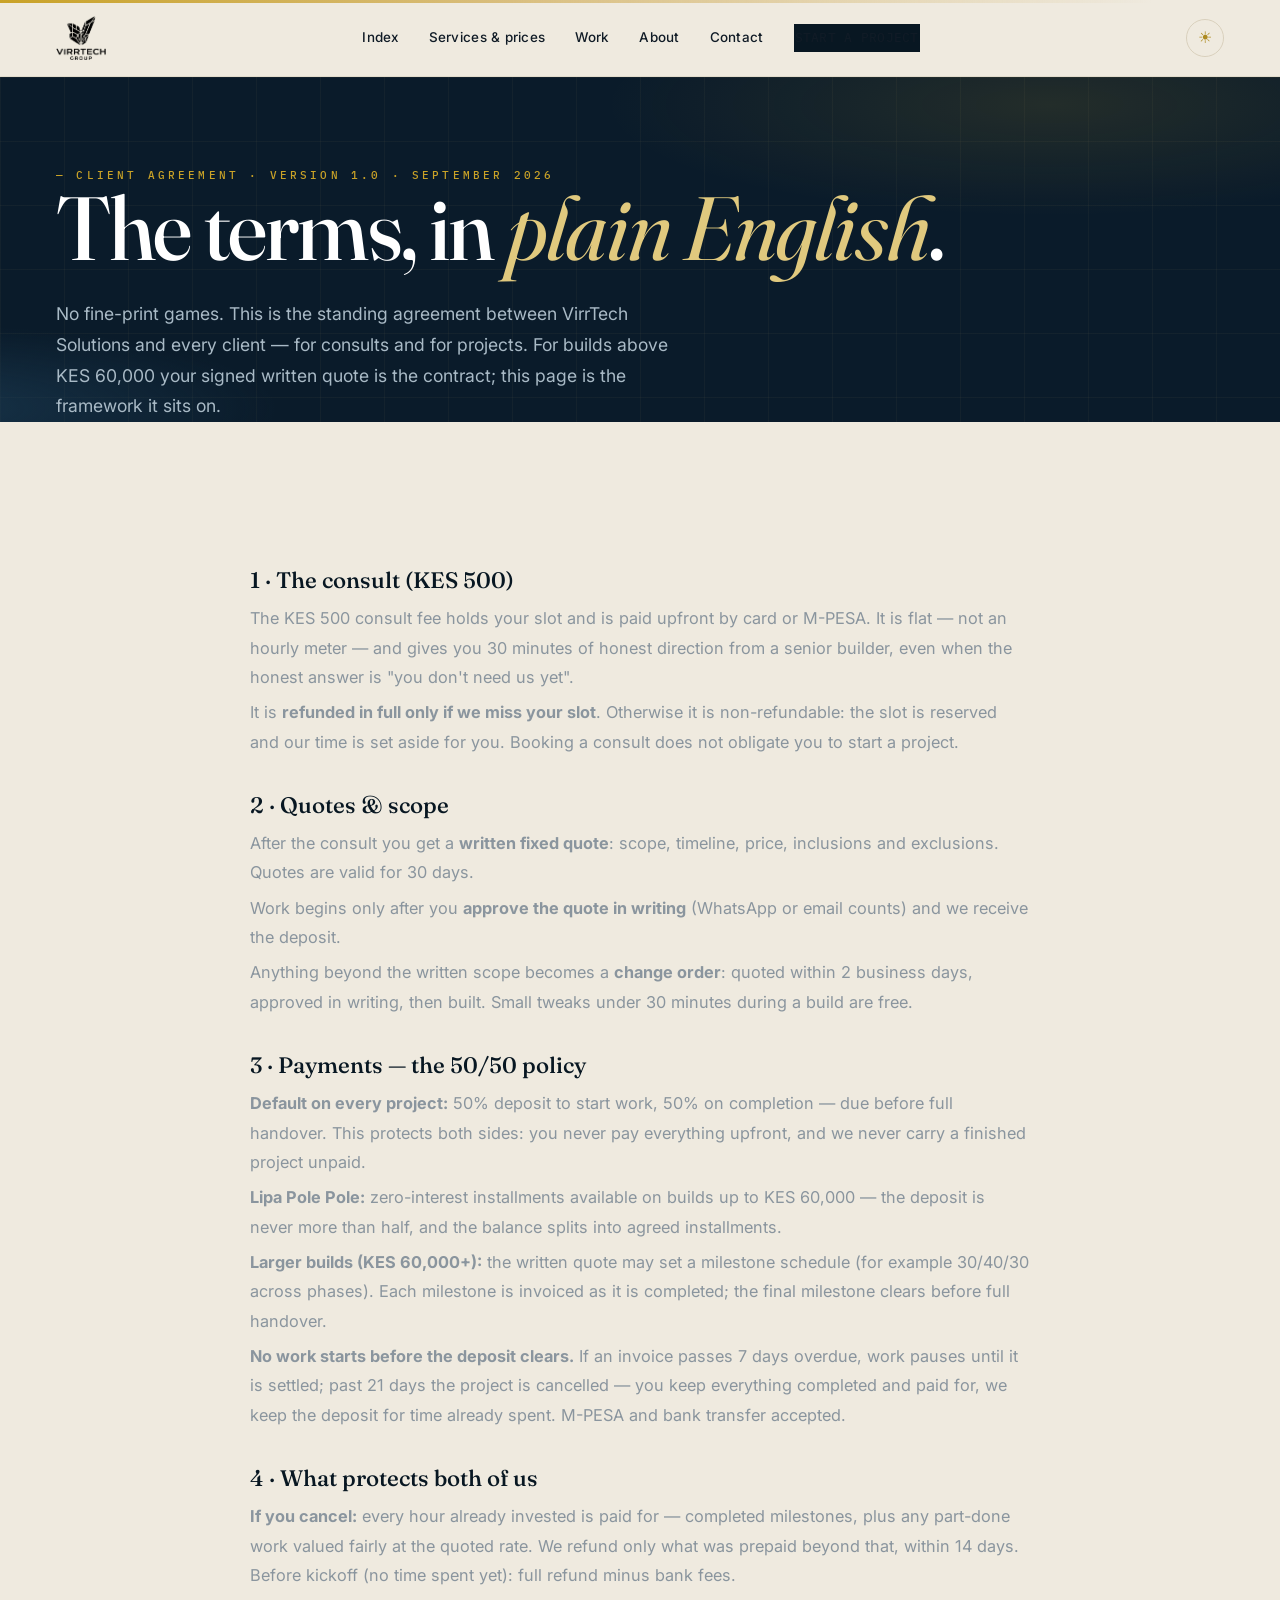
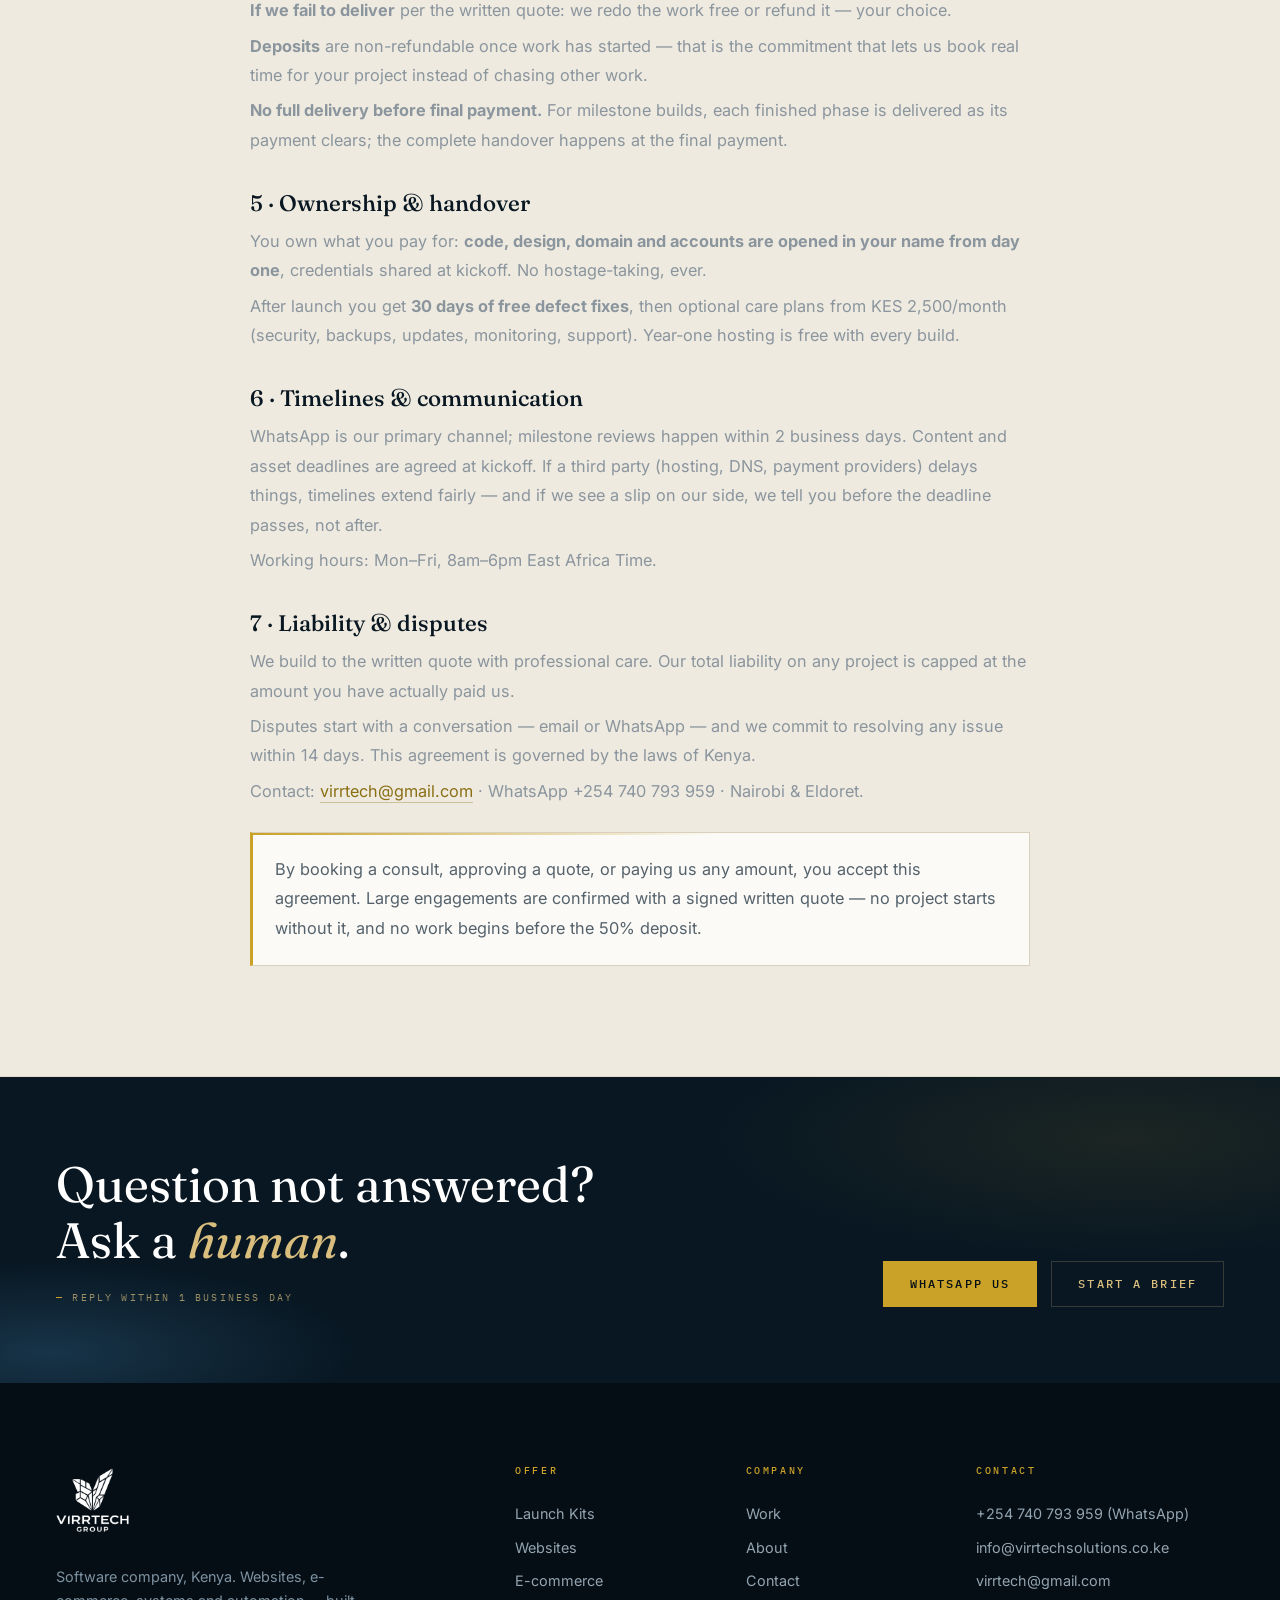
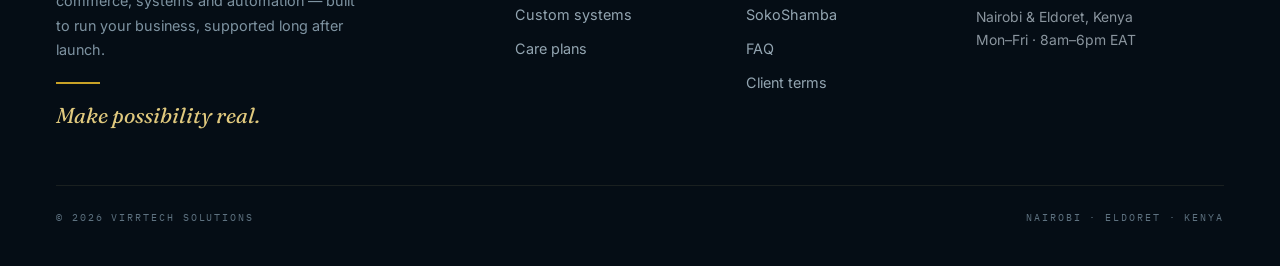
<file: terms.html>
<!DOCTYPE html>
<html lang="en">
<head>
<meta charset="UTF-8">
<meta name="viewport" content="width=device-width, initial-scale=1.0">
<title>Client Agreement &amp; Terms — VirrTech Solutions</title>
<link rel="icon" type="image/png" href="img/logo-favicon.png">
<meta name="description" content="VirrTech Solutions client agreement in plain English: KES 500 consult terms, 50/50 project payments, ownership, refunds and warranties.">
<meta property="og:type" content="website">
<meta property="og:site_name" content="VirrTech Solutions">
<meta property="og:url" content="https://virrtechsolutions.co.ke/terms.html">
<meta property="og:title" content="Client Agreement &amp; Terms — VirrTech Solutions">
<meta property="og:description" content="VirrTech Solutions client agreement in plain English — consult terms, 50/50 payments, ownership, refunds.">
<meta property="og:image" content="https://virrtechsolutions.co.ke/og-cover.png">
<meta name="twitter:card" content="summary_large_image">
<link rel="canonical" href="https://virrtechsolutions.co.ke/terms.html">
<link rel="preconnect" href="https://fonts.googleapis.com">
<link href="https://fonts.googleapis.com/css2?family=Fraunces:ital,opsz,wght@0,9..144,400;0,9..144,500;0,9..144,600;1,9..144,400;1,9..144,500&family=IBM+Plex+Mono:wght@400;500&family=Inter:wght@400;500;600;700&display=swap" rel="stylesheet">
<link rel="stylesheet" href="css/styles.css">
<link rel="icon" type="image/svg+xml" href="data:image/svg+xml,%3Csvg xmlns='http://www.w3.org/2000/svg' viewBox='0 0 100 100'%3E%3Crect width='100' height='100' rx='4' fill='%23081A25'/%3E%3Cpath d='M28 28 L50 70 L72 28' fill='none' stroke='%23C9A227' stroke-width='9' stroke-linecap='square'/%3E%3C/svg%3E">

<script>(function(){try{var t=localStorage.getItem('vt-theme');if(!t)t=(matchMedia('(prefers-color-scheme: dark)').matches)?'dark':'light';if(t==='dark')document.documentElement.setAttribute('data-theme','dark');}catch(e){}})();</script>
</head>
<body>
<header class="hd">
  <div class="wrap hd-in">
    <a class="logo" href="index.html"><img class="lg" src="img/logo.png" alt="VirrTech Solutions" width="50" height="44"></a>
    <nav class="nav"><a href="index.html">Index</a><a href="services.html">Services &amp; prices</a><a href="work.html">Work</a><a href="about.html">About</a><a href="start.html">Contact</a><a class="btn btn-p btn-sm" href="start.html">Start a project</a></nav>
    <button class="burger" aria-label="Menu" onclick="document.body.classList.toggle('mo')">☰</button><button class="thb" type="button" aria-label="Toggle colour theme"><span class="thb-ic">☀</span></button>
  </div>
</header>
<div class="mnav"><a href="index.html">Index</a><a href="services.html">Services &amp; prices</a><a href="work.html">Work</a><a href="about.html">About</a><a href="start.html">Contact</a><a class="btn btn-p" href="start.html">Start a project</a><button class="thb mth" type="button"><span class="thb-lbl">☀ Dark mode</span></button></div>

<section class="hero" style="padding-top:90px;padding-bottom:0;">
  <div class="wrap">
    <div class="lab" style="color:var(--gold-500);">Client agreement · Version 1.0 · September 2026</div>
    <h1 class="t1">The terms, in <em>plain English</em>.</h1>
    <p class="lead" style="color:#A9BAC6;max-width:640px;">No fine-print games. This is the standing agreement between VirrTech Solutions and every client — for consults and for projects. For builds above KES 60,000 your signed written quote is the contract; this page is the framework it sits on.</p>
  </div>
</section>

<section class="sec">
  <div class="wrap">
    <div id="tm" style="max-width:780px;margin:0 auto;">

      <h2 class="t3" style="margin-bottom:10px;">1 · The consult (KES 500)</h2>
      <p class="small" style="margin-bottom:6px;">The KES 500 consult fee holds your slot and is paid upfront by card or M-PESA. It is flat — not an hourly meter — and gives you 30 minutes of honest direction from a senior builder, even when the honest answer is "you don't need us yet".</p>
      <p class="small" style="margin-bottom:20px;">It is <b>refunded in full only if we miss your slot</b>. Otherwise it is non-refundable: the slot is reserved and our time is set aside for you. Booking a consult does not obligate you to start a project.</p>

      <h2 class="t3" style="margin-bottom:10px;">2 · Quotes &amp; scope</h2>
      <p class="small" style="margin-bottom:6px;">After the consult you get a <b>written fixed quote</b>: scope, timeline, price, inclusions and exclusions. Quotes are valid for 30 days.</p>
      <p class="small" style="margin-bottom:6px;">Work begins only after you <b>approve the quote in writing</b> (WhatsApp or email counts) and we receive the deposit.</p>
      <p class="small" style="margin-bottom:20px;">Anything beyond the written scope becomes a <b>change order</b>: quoted within 2 business days, approved in writing, then built. Small tweaks under 30 minutes during a build are free.</p>

      <h2 class="t3" style="margin-bottom:10px;">3 · Payments — the 50/50 policy</h2>
      <p class="small" style="margin-bottom:6px;"><b>Default on every project:</b> 50% deposit to start work, 50% on completion — due before full handover. This protects both sides: you never pay everything upfront, and we never carry a finished project unpaid.</p>
      <p class="small" style="margin-bottom:6px;"><b>Lipa Pole Pole:</b> zero-interest installments available on builds up to KES 60,000 — the deposit is never more than half, and the balance splits into agreed installments.</p>
      <p class="small" style="margin-bottom:6px;"><b>Larger builds (KES 60,000+):</b> the written quote may set a milestone schedule (for example 30/40/30 across phases). Each milestone is invoiced as it is completed; the final milestone clears before full handover.</p>
      <p class="small" style="margin-bottom:20px;"><b>No work starts before the deposit clears.</b> If an invoice passes 7 days overdue, work pauses until it is settled; past 21 days the project is cancelled — you keep everything completed and paid for, we keep the deposit for time already spent. M-PESA and bank transfer accepted.</p>

      <h2 class="t3" style="margin-bottom:10px;">4 · What protects both of us</h2>
      <p class="small" style="margin-bottom:6px;"><b>If you cancel:</b> every hour already invested is paid for — completed milestones, plus any part-done work valued fairly at the quoted rate. We refund only what was prepaid beyond that, within 14 days. Before kickoff (no time spent yet): full refund minus bank fees.</p>
      <p class="small" style="margin-bottom:6px;"><b>If we fail to deliver</b> per the written quote: we redo the work free or refund it — your choice.</p>
      <p class="small" style="margin-bottom:6px;"><b>Deposits</b> are non-refundable once work has started — that is the commitment that lets us book real time for your project instead of chasing other work.</p>
      <p class="small" style="margin-bottom:20px;"><b>No full delivery before final payment.</b> For milestone builds, each finished phase is delivered as its payment clears; the complete handover happens at the final payment.</p>

      <h2 class="t3" style="margin-bottom:10px;">5 · Ownership &amp; handover</h2>
      <p class="small" style="margin-bottom:6px;">You own what you pay for: <b>code, design, domain and accounts are opened in your name from day one</b>, credentials shared at kickoff. No hostage-taking, ever.</p>
      <p class="small" style="margin-bottom:20px;">After launch you get <b>30 days of free defect fixes</b>, then optional care plans from KES 2,500/month (security, backups, updates, monitoring, support). Year-one hosting is free with every build.</p>

      <h2 class="t3" style="margin-bottom:10px;">6 · Timelines &amp; communication</h2>
      <p class="small" style="margin-bottom:6px;">WhatsApp is our primary channel; milestone reviews happen within 2 business days. Content and asset deadlines are agreed at kickoff. If a third party (hosting, DNS, payment providers) delays things, timelines extend fairly — and if we see a slip on our side, we tell you before the deadline passes, not after.</p>
      <p class="small" style="margin-bottom:20px;">Working hours: Mon–Fri, 8am–6pm East Africa Time.</p>

      <h2 class="t3" style="margin-bottom:10px;">7 · Liability &amp; disputes</h2>
      <p class="small" style="margin-bottom:6px;">We build to the written quote with professional care. Our total liability on any project is capped at the amount you have actually paid us.</p>
      <p class="small" style="margin-bottom:6px;">Disputes start with a conversation — email or WhatsApp — and we commit to resolving any issue within 14 days. This agreement is governed by the laws of Kenya.</p>
      <p class="small" style="margin-bottom:20px;">Contact: <a class="lnk" href="mailto:virrtech@gmail.com">virrtech@gmail.com</a> · WhatsApp +254 740 793 959 · Nairobi &amp; Eldoret.</p>

      <div class="panel" style="padding:22px;margin-top:26px;border-left:3px solid var(--gold-500);">
        <p class="small" style="color:var(--muted);margin:0;">By booking a consult, approving a quote, or paying us any amount, you accept this agreement. Large engagements are confirmed with a signed written quote — no project starts without it, and no work begins before the 50% deposit.</p>
      </div>

    </div>
  </div>
</section>

<section class="qband">
  <div class="wrap" style="padding-top:80px;padding-bottom:76px;">
    <div class="in" data-rv>
      <div><div class="t">Question not answered?<br>Ask a <em>human</em>.</div><div class="sla">Reply within 1 business day</div></div>
      <div class="act"><a class="btn btn-g" href="https://wa.me/254740793959?text=Hi%20VirrTech%2C%20I%20have%20a%20question.">WhatsApp us</a><a class="btn btn-ol" href="start.html">Start a brief</a></div>
    </div>
  </div>
</section>

<footer class="ft">
  <div class="wrap">
    <div class="ft-grid">
      <div class="fb"><a class="logo" href="index.html"><img class="flg" src="img/logo-white.png" alt="VirrTech Solutions" width="73" height="64"></a><p>Software company, Kenya. Websites, e-commerce, systems and automation — built to run your business, supported long after launch.</p><p class="ph">Make possibility real.</p></div>
      <div><h5>Offer</h5><a href="services.html#kits">Launch Kits</a><a href="services.html#sites">Websites</a><a href="services.html#commerce">E-commerce</a><a href="services.html#systems">Custom systems</a><a href="services.html#care">Care plans</a></div>
      <div><h5>Company</h5><a href="work.html">Work</a><a href="about.html">About</a><a href="start.html">Contact</a><a href="work.html">SokoShamba</a><a href="faq.html">FAQ</a><a href="terms.html">Client terms</a></div>
      <div><h5>Contact</h5><a href="https://wa.me/254740793959">+254 740 793 959 (WhatsApp)</a><a href="mailto:info@virrtechsolutions.co.ke">info@virrtechsolutions.co.ke</a><a href="mailto:virrtech@gmail.com">virrtech@gmail.com</a><span class="small" style="display:block;margin-top:8px;">Nairobi &amp; Eldoret, Kenya<br>Mon–Fri · 8am–6pm EAT</span></div>
    </div>
    <div class="ftbot"><span>© 2026 VirrTech Solutions</span><span>Nairobi · Eldoret · Kenya</span></div>
  </div>
</footer>
<div class="fbar"><a class="btn btn-g" href="start.html">Start a project</a><a class="btn btn-ol" href="https://wa.me/254740793959">WhatsApp</a></div>

<script src="js/config.js" defer></script>
<script src="js/main.js" defer></script>
</body>
</html>
</file>
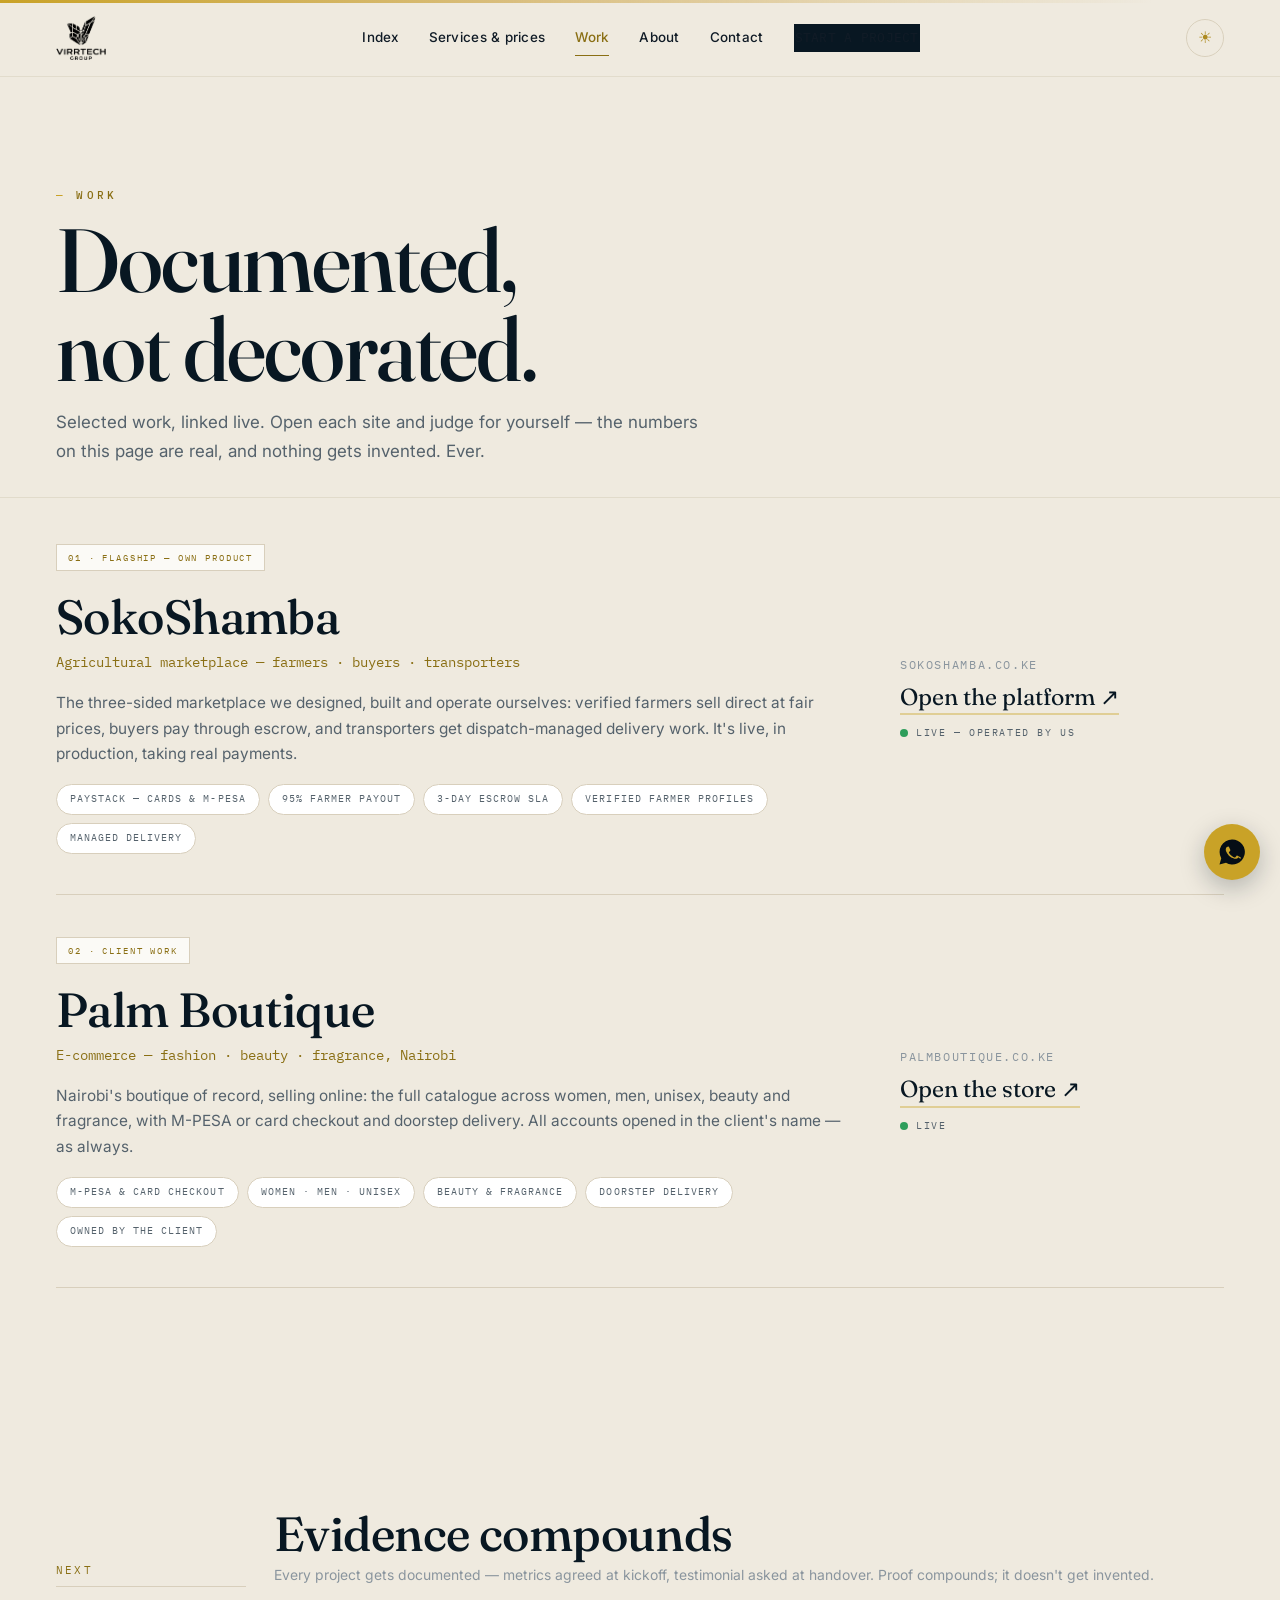
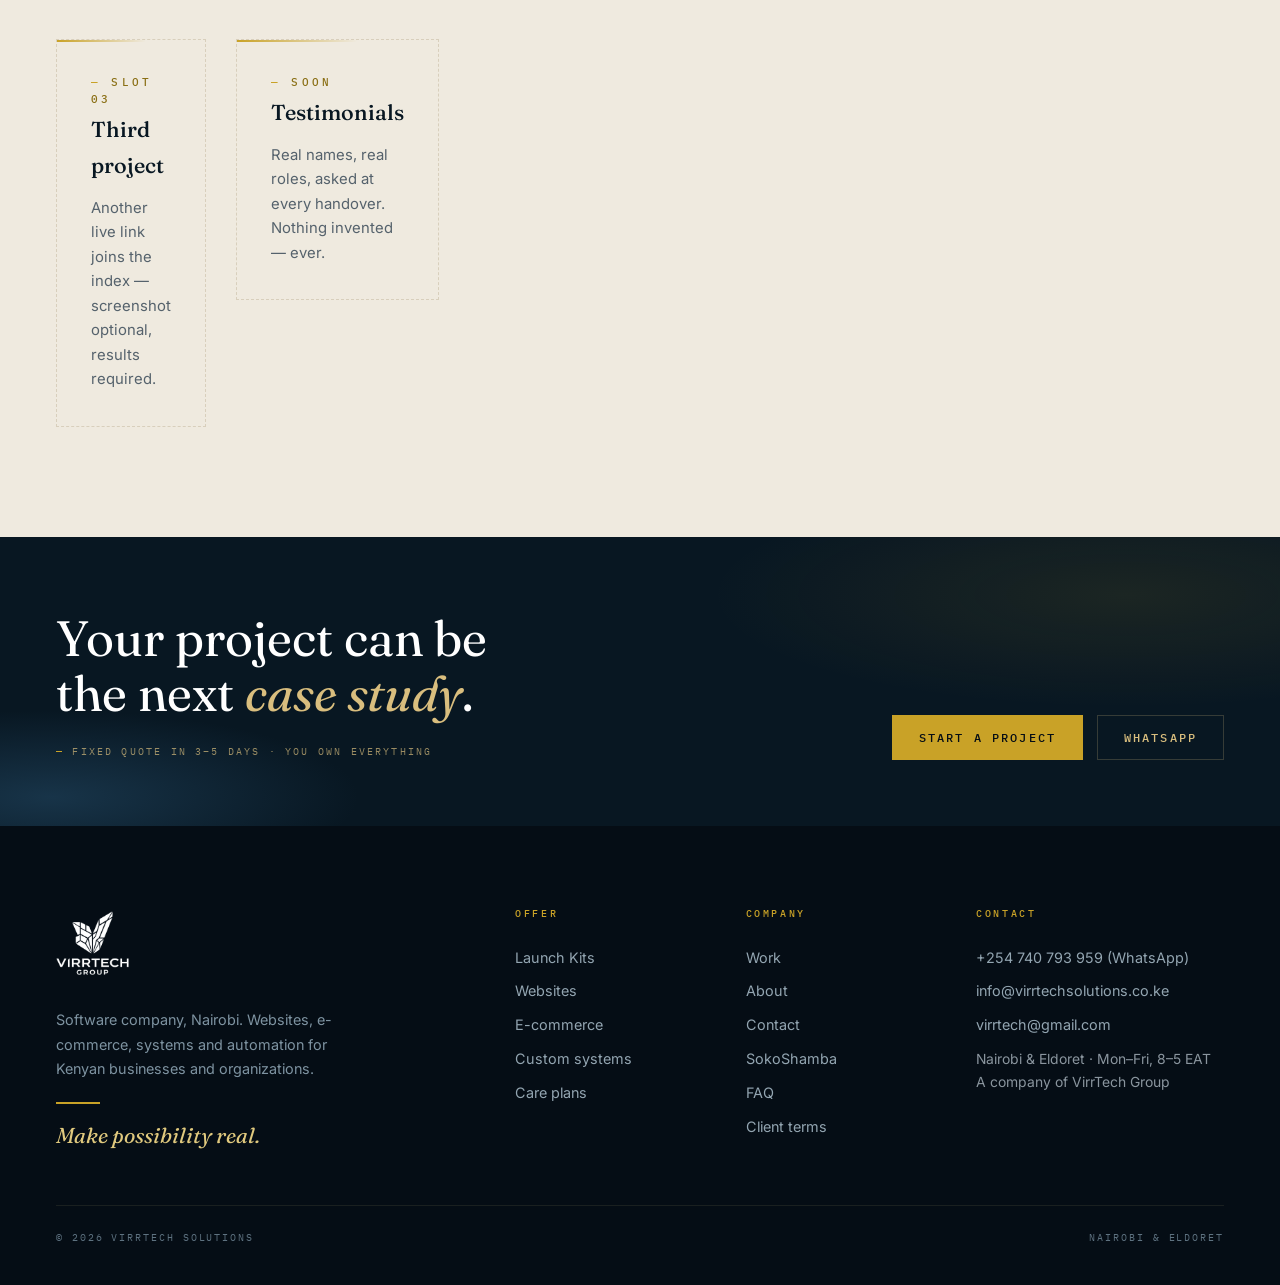
<file: work.html>
<!DOCTYPE html>
<html lang="en">
<head>
<meta charset="UTF-8">
<meta name="viewport" content="width=device-width, initial-scale=1.0">
<title>Work — VirrTech Solutions</title>
<link rel="icon" type="image/png" href="img/logo-favicon.png">
<meta name="description" content="VirrTech Solutions case studies, linked live: SokoShamba — the verified produce marketplace we built and operate — and Palm Boutique, Nairobi e-commerce.">
<link rel="preconnect" href="https://fonts.googleapis.com">
<link href="https://fonts.googleapis.com/css2?family=Fraunces:ital,opsz,wght@0,9..144,400;0,9..144,500;0,9..144,600;1,9..144,400;1,9..144,500&family=IBM+Plex+Mono:wght@400;500&family=Inter:wght@400;500;600;700&display=swap" rel="stylesheet">
<link rel="stylesheet" href="css/styles.css">
<link rel="icon" type="image/svg+xml" href="data:image/svg+xml,%3Csvg xmlns='http://www.w3.org/2000/svg' viewBox='0 0 100 100'%3E%3Crect width='100' height='100' rx='4' fill='%230A1B2A'/%3E%3Cpath d='M28 28 L50 70 L72 28' fill='none' stroke='%23C9A227' stroke-width='9' stroke-linecap='square'/%3E%3C/svg%3E">

<meta property="og:type" content="website">
<meta property="og:site_name" content="VirrTech Solutions">
<meta property="og:url" content="https://virrtechsolutions.co.ke/work.html">
<meta property="og:title" content="Work — VirrTech Solutions">
<meta property="og:description" content="VirrTech Solutions — software company in Nairobi & Eldoret, Kenya. Websites from KES 20,000, e-commerce with M-PESA, custom systems, automations.">
<meta property="og:image" content="https://virrtechsolutions.co.ke/og-cover.png">
<meta name="twitter:card" content="summary_large_image">
<link rel="canonical" href="https://virrtechsolutions.co.ke/work.html">
<!-- GA4: replace G-XXXXXXX once tracking is wanted
<script async src="https://www.googletagmanager.com/gtag/js?id=G-XXXXXXX"></script> -->

<!-- LocalBusiness schema (index only) -->
<script>(function(){try{var t=localStorage.getItem('vt-theme');if(!t)t=(matchMedia('(prefers-color-scheme: dark)').matches)?'dark':'light';if(t==='dark')document.documentElement.setAttribute('data-theme','dark');}catch(e){}})();</script>
</head>

<body>
<header class="hd">
  <div class="wrap hd-in">
    <a class="logo" href="index.html"><img class="lg" src="img/logo.png" alt="VirrTech Solutions" width="50" height="44"></a>
    <nav class="nav"><a href="index.html">Index</a><a href="services.html">Services &amp; prices</a><a class="on" href="work.html">Work</a><a href="about.html">About</a><a href="start.html">Contact</a><a class="btn btn-p btn-sm" href="start.html">Start a project</a></nav>
    <button class="burger" aria-label="Menu" onclick="document.body.classList.toggle('mo')">☰</button><button class="thb" type="button" aria-label="Toggle colour theme"><span class="thb-ic">☀</span></button>
  </div>
</header>
<div class="mnav"><a href="index.html">Index</a><a href="services.html">Services &amp; prices</a><a class="on" href="work.html">Work</a><a href="about.html">About</a><a href="start.html">Contact</a><a class="btn btn-p" href="start.html">Start a project</a><button class="thb mth" type="button"><span class="thb-lbl">☀ Dark mode</span></button></div>

<section class="sec" style="padding-bottom:30px;">
  <div class="wrap">
    <div class="lab">Work</div>
    <h1 class="t1" style="margin-top:12px;">Documented,<br>not decorated.</h1>
    <p class="lead" style="margin-top:14px;">Selected work, linked live. Open each site and judge for yourself — the numbers on this page are real, and nothing gets invented. Ever.</p>
  </div>
</section>

<section class="sec" style="padding-top:4px;border-bottom:0;">
  <div class="wrap">
    <div class="cases">
      <article class="case" data-rv>
        <div>
          <span class="tag">01 · Flagship — own product</span>
          <h2 class="t2" style="margin-top:12px;">SokoShamba</h2>
          <p class="small" style="font-family:var(--mono);color:var(--gold-700);margin-top:8px;">Agricultural marketplace — farmers · buyers · transporters</p>
          <p class="small" style="font-size:.96rem;color:var(--muted);margin-top:16px;">The three-sided marketplace we designed, built and operate ourselves: verified farmers sell direct at fair prices, buyers pay through escrow, and transporters get dispatch-managed delivery work. It's live, in production, taking real payments.</p>
          <ul class="ev" style="margin-top:18px;">
            <li>Paystack — cards &amp; M-PESA</li>
            <li>95% farmer payout</li>
            <li>3-day escrow SLA</li>
            <li>Verified farmer profiles</li>
            <li>Managed delivery</li>
          </ul>
        </div>
        <div class="out">
          <span class="url">sokoshamba.co.ke</span>
          <a class="go" href="https://sokoshamba.co.ke" target="_blank" rel="noopener">Open the platform ↗</a>
          <span class="st"><i style="background:#2E9E5B;"></i>Live — operated by us</span>
        </div>
      </article>

      <article class="case" data-rv>
        <div>
          <span class="tag">02 · Client work</span>
          <h2 class="t2" style="margin-top:12px;">Palm Boutique</h2>
          <p class="small" style="font-family:var(--mono);color:var(--gold-700);margin-top:8px;">E-commerce — fashion · beauty · fragrance, Nairobi</p>
          <p class="small" style="font-size:.96rem;color:var(--muted);margin-top:16px;">Nairobi's boutique of record, selling online: the full catalogue across women, men, unisex, beauty and fragrance, with M-PESA or card checkout and doorstep delivery. All accounts opened in the client's name — as always.</p>
          <ul class="ev" style="margin-top:18px;">
            <li>M-PESA &amp; card checkout</li>
            <li>Women · Men · Unisex</li>
            <li>Beauty &amp; fragrance</li>
            <li>Doorstep delivery</li>
            <li>Owned by the client</li>
          </ul>
        </div>
        <div class="out">
          <span class="url">palmboutique.co.ke</span>
          <a class="go" href="https://palmboutique.co.ke" target="_blank" rel="noopener">Open the store ↗</a>
          <span class="st"><i style="background:#2E9E5B;"></i>Live</span>
        </div>
      </article>
    </div>
  </div>
</section>

<section class="sec" style="border-bottom:0;">
  <div class="wrap">
    <div class="sechead"><span class="n">Next</span><div><h2 class="t2">Evidence compounds</h2><p class="small" style="margin-top:4px;">Every project gets documented — metrics agreed at kickoff, testimonial asked at handover. Proof compounds; it doesn't get invented.</p></div></div>
    <div class="secgrid">
      <div class="c6" data-rv><div class="panel" style="background:transparent;border-style:dashed;"><div class="lab">Slot 03</div><h3>Third project</h3><p>Another live link joins the index — screenshot optional, results required.</p></div></div>
      <div class="c6" data-rv><div class="panel" style="background:transparent;border-style:dashed;"><div class="lab">Soon</div><h3>Testimonials</h3><p>Real names, real roles, asked at every handover. Nothing invented — ever.</p></div></div>
    </div>
  </div>
</section>

<section class="qband">
  <div class="wrap" style="padding-top:74px;padding-bottom:66px;">
    <div class="in" data-rv>
      <div><div class="t">Your project can be<br>the next <em>case study</em>.</div><div class="sla">Fixed quote in 3–5 days · you own everything</div></div>
      <div class="act"><a class="btn btn-p" href="start.html">Start a project</a><a class="btn btn-ol" href="https://wa.me/254740793959">WhatsApp</a></div>
    </div>
  </div>
</section>

<footer class="ft">
  <div class="wrap">
    <div class="ft-grid">
      <div class="fb"><a class="logo" href="index.html"><img class="flg" src="img/logo-white.png" alt="VirrTech Solutions" width="73" height="64"></a><p>Software company, Nairobi. Websites, e-commerce, systems and automation for Kenyan businesses and organizations.</p><p class="ph">Make possibility real.</p></div>
      <div><h5>Offer</h5><a href="services.html#kits">Launch Kits</a><a href="services.html#sites">Websites</a><a href="services.html#commerce">E-commerce</a><a href="services.html#systems">Custom systems</a><a href="services.html#care">Care plans</a></div>
      <div><h5>Company</h5><a class="on" href="work.html">Work</a><a href="about.html">About</a><a href="start.html">Contact</a><a href="work.html">SokoShamba</a><a href="faq.html">FAQ</a><a href="terms.html">Client terms</a></div>
      <div><h5>Contact</h5><a href="https://wa.me/254740793959">+254 740 793 959 (WhatsApp)</a><a href="mailto:info@virrtechsolutions.co.ke">info@virrtechsolutions.co.ke</a><a href="mailto:virrtech@gmail.com">virrtech@gmail.com</a><span class="small" style="display:block;margin-top:6px;">Nairobi &amp; Eldoret · Mon–Fri, 8–5 EAT<br>A company of VirrTech Group</span></div>
    </div>
    <div class="ftbot"><span>© 2026 VirrTech Solutions</span><span>Nairobi &amp; Eldoret</span></div>
  </div>
</footer>
<a class="wafab" href="https://wa.me/254740793959?text=Hi%20VirrTech%20%F0%9F%91%8B%20I%20found%20you%20via%20your%20website." aria-label="Chat on WhatsApp"><svg width="30" height="30" viewBox="0 0 24 24" fill="#fff"><path d="M12 2a10 10 0 0 0-8.6 15L2 22l5.2-1.4A10 10 0 1 0 12 2zm5.2 14.2c-.2.6-1.2 1.2-1.7 1.2-.4.1-1 .1-1.6-.1a13 13 0 0 1-1.5-.5c-2.6-1.1-4.3-3.9-4.4-4.1-.1-.2-1-1.4-1-2.6s.6-1.8.9-2.1c.2-.2.5-.3.7-.3h.5c.2 0 .4-.1.6.4l.9 2.1c.1.2.1.4 0 .6l-.4.6-.5.5c-.1.1-.3.3-.1.6.2.3.8 1.4 1.8 2.2 1.2 1.1 2.2 1.4 2.6 1.6.3.1.5.1.7-.1l1-1.2c.2-.3.4-.2.7-.1l2 1c.3.1.5.2.6.4 0 .1 0 .7-.3 1.3z"/></svg></a>
<div class="fbar"><a class="btn btn-p" href="start.html">Start a project</a><a class="btn btn-ol" href="https://wa.me/254740793959">WhatsApp</a></div>
<script src="js/config.js" defer></script>
<script src="js/main.js" defer></script>
</body>
</html>
</file>
<file: css/styles.css>
/* ============================================================
   VIRRTECH SOLUTIONS — v3 "Midnight & Gold · Premium"
   Editorial-luxe: serif display, gold hairlines, deep navy
   ============================================================ */
:root{
  --navy-950:#050D15; --navy-900:#081722; --navy-800:#0F2636; --navy-700:#16334a; --navy-600:#1E4059;
  --gold-500:#C9A227; --gold-600:#AD8A20; --gold-700:#8A6F14; --gold-300:#E0C97E; --gold-200:#EADCA6;
  --champagne:#D9BE7E;
  --ivory:#F5F1E7; --paper:#EFEADF; --card:#FBFAF6;
  --ink:#101B26; --muted:#55626C; --soft:#8A959E; --line:#D8CFBC; --line-soft:rgba(216,207,188,.55);
  --line-dk:rgba(217,190,126,.22);
  --serif:"Fraunces",Georgia,"Times New Roman",serif;
  --sans:"Inter",system-ui,-apple-system,"Segoe UI",Roboto,Arial,sans-serif;
  --mono:"IBM Plex Mono",ui-monospace,Consolas,monospace;
  --ease:cubic-bezier(.16,1,.3,1);
}
*{margin:0;padding:0;box-sizing:border-box}
html{scroll-behavior:smooth}
::selection{background:#C9A227;color:#081722}
body{font-family:var(--sans);background:var(--paper);color:var(--ink);line-height:1.65;font-size:16px;-webkit-font-smoothing:antialiased;text-rendering:optimizeLegibility}
.wrap{max-width:1220px;margin:0 auto;padding:0 26px}
a{color:inherit}
.mono{font-family:var(--mono)}
img{max-width:100%}

/* gold top hairline */
body::before{content:"";position:fixed;top:0;left:0;right:0;height:3px;background:linear-gradient(90deg,var(--gold-500),var(--champagne) 40%,transparent 90%);z-index:120}

/* ---------- TYPE ---------- */
.serif{font-family:var(--serif)}
.t1{font-family:var(--serif);font-weight:500;font-size:clamp(3rem,7vw,5.6rem);line-height:.99;letter-spacing:-.02em;color:var(--navy-900)}
.t1 em{font-style:italic;font-weight:400;color:var(--gold-600);letter-spacing:-.015em}
.t2{font-family:var(--serif);font-weight:500;font-size:clamp(1.9rem,3.8vw,3rem);line-height:1.08;letter-spacing:-.012em;color:var(--navy-900)}
.t2 em{font-style:italic;color:var(--gold-600)}
.t3{font-family:var(--serif);font-weight:500;font-size:1.4rem;color:var(--navy-900);line-height:1.25}
.lab{font-family:var(--mono);font-size:.66rem;letter-spacing:.3em;text-transform:uppercase;color:var(--gold-700);font-weight:500}
.lab::before{content:"— ";color:var(--gold-500)}
.lab.lgt{color:var(--champagne)}.lab.lgt::before{color:var(--gold-500)}
.lead{color:var(--muted);font-size:1.06rem;line-height:1.75;max-width:60ch}
.lead b{color:var(--ink);font-weight:600}
.small{font-size:.87rem;color:var(--soft)}
.mono-n{font-family:var(--mono);font-size:.9rem}
.tick{color:var(--gold-600)}
.wht{color:#fff}.lgt{color:var(--champagne)}
.gold{color:var(--gold-600)}

/* ---------- BUTTONS ---------- */
.btn{display:inline-flex;align-items:center;justify-content:center;gap:10px;font-family:var(--mono);font-weight:500;font-size:.74rem;letter-spacing:.18em;text-transform:uppercase;padding:16px 26px;text-decoration:none;cursor:pointer;transition:all .22s var(--ease);line-height:1;border:1px solid transparent;border-radius:0;white-space:nowrap}
.btn-p{background:var(--navy-900);color:#fff}
.btn-p:hover{background:var(--gold-500);color:var(--navy-950)}
.btn-g{background:var(--gold-500);color:var(--navy-950)}
.btn-g:hover{background:var(--navy-900);color:#fff}
.btn-o{border-color:var(--navy-800);color:var(--navy-900);background:transparent}
.btn-o:hover{background:var(--navy-900);color:#fff}
.btn-ol{border-color:var(--line-dk);color:var(--champagne);background:transparent}
.btn-ol:hover{background:rgba(217,190,126,.14);color:#fff;border-color:var(--gold-500)}
.btn-sm{padding:12px 18px;font-size:.66rem}
.btn-lg{padding:19px 34px;font-size:.8rem}
.btn .ar{margin-left:4px}
.arr{font-family:var(--mono);color:var(--gold-700);text-decoration:none;font-size:.8rem;letter-spacing:.06em}
.arr:hover{color:var(--gold-600)}
.lnk{color:var(--gold-700);text-decoration:none;border-bottom:1px solid rgba(138,111,20,.35);padding-bottom:1px}
.lnk:hover{border-color:var(--gold-700);color:var(--gold-600)}

/* ---------- HEADER ---------- */
.hd{position:sticky;top:0;z-index:100;background:rgba(239,234,223,.86);backdrop-filter:blur(14px);-webkit-backdrop-filter:blur(14px);border-bottom:1px solid var(--line-soft)}
.hd-in{display:flex;align-items:center;justify-content:space-between;height:76px}
.logo{display:flex;align-items:center;gap:12px;text-decoration:none}
.logo .nm{font-family:var(--serif);font-weight:600;letter-spacing:.06em;font-size:1.18rem;color:var(--navy-900)}
.logo .sd{font-family:var(--mono);font-size:.5rem;letter-spacing:.34em;color:var(--gold-700);text-transform:uppercase;display:block;margin-top:1px}
.nav{display:flex;gap:30px;align-items:center}
.nav a{font-size:.84rem;font-weight:500;color:var(--ink);text-decoration:none;padding:6px 0;border-bottom:1px solid transparent;letter-spacing:.02em}
.nav a:hover{color:var(--gold-700)}
.nav a.on{color:var(--gold-700);border-bottom-color:var(--gold-700)}
.burger{display:none;background:none;border:1px solid var(--line);width:42px;height:42px;font-size:1.3rem;cursor:pointer;color:var(--navy-900);line-height:1}
@media(max-width:960px){.nav{display:none}.burger{display:block}}
.mnav{position:fixed;inset:76px 0 0;background:var(--navy-900);z-index:99;padding:40px 30px;transform:translateX(102%);transition:transform .32s var(--ease);display:flex;flex-direction:column;gap:6px}
body.mo .mnav{transform:none}
.mnav a{color:#DCE4E9;text-decoration:none;font-family:var(--serif);font-size:1.7rem;padding:10px 2px;border-bottom:1px solid rgba(217,190,126,.1)}
.mnav .btn{margin-top:24px;text-align:center;font-family:var(--mono);font-size:.75rem}

/* ---------- HERO ---------- */
.hero{padding:120px 0 0;position:relative;background:#0A1B2A;color:#fff;overflow:hidden}
html[data-theme="dark"] .hero{background:#040B11}
.hero::before{content:"";position:absolute;inset:0;background:radial-gradient(56% 52% at 82% 8%,rgba(201,162,39,.13),transparent 62%),radial-gradient(46% 40% at -6% 96%,rgba(30,64,89,.65),transparent 60%),linear-gradient(rgba(217,190,126,.045) 1px,transparent 1px),linear-gradient(90deg,rgba(217,190,126,.045) 1px,transparent 1px);background-size:auto,auto,64px 64px,64px 64px;pointer-events:none}
.hero .wrap{position:relative}
.hero-grid{display:grid;grid-template-columns:1.3fr .7fr;gap:60px;align-items:start}
@media(max-width:960px){.hero-grid{grid-template-columns:1fr;gap:40px}}
.hero .t1{color:#fff}
.hero .t1 em{color:var(--gold-300)}
.hero .lead{color:#A9BAC6;margin-top:26px;font-size:1.1rem}
.hero .acts{display:flex;gap:14px;flex-wrap:wrap;margin-top:36px}
.hero .lab{color:var(--gold-500)}
.eyebrow-hero{display:flex;align-items:center;gap:16px;margin-bottom:26px}
.eyebrow-hero .rule{flex:0 0 56px;height:1px;background:rgba(217,190,126,.5)}
/* rail */
.rail{border-top:1px solid var(--line-dk)}
.rail .rl{border-bottom:1px solid var(--line-dk);display:grid;grid-template-columns:1fr auto;gap:8px 18px;padding:20px 4px;align-items:baseline}
.rail .rl:hover{background:rgba(201,162,39,.06)}
.rail .ln{font-size:1.02rem;font-weight:500;color:#F2F4F6;letter-spacing:.01em}
.rail .rl .no{grid-column:1;font-family:var(--mono);font-size:.6rem;letter-spacing:.26em;color:rgba(217,190,126,.65);text-transform:uppercase}
.rail .rl .ln{grid-column:1}
.rail .rl .pr{grid-column:2;grid-row:1/3;align-self:center;font-family:var(--mono);font-size:.92rem;color:var(--gold-300)}
.rail .rl .ln a{text-decoration:none;color:inherit}
.rail .ds{grid-column:1;font-size:.78rem;color:#7E93A1;letter-spacing:.02em}
.rail .rl .dt{grid-row:2;font-family:var(--mono);font-size:.62rem;letter-spacing:.18em;color:rgba(217,190,126,.55);text-transform:uppercase}
/* hero strip */
.hstrip{border-top:1px solid var(--line-dk);margin-top:70px;display:grid;grid-template-columns:repeat(4,1fr)}
@media(max-width:900px){.hstrip{grid-template-columns:repeat(2,1fr)}}
.hstrip>div{padding:24px 26px 26px 0;margin-right:26px;border-right:1px solid var(--line-dk)}
.hstrip>div:last-child{border-right:0}
.hstrip b{display:block;font-family:var(--serif);font-size:1.15rem;font-weight:500;color:#fff;margin-bottom:3px}
.hstrip span,.hstrip .go{font-size:.78rem;color:#8BA0AD}
.hstrip .go{color:var(--gold-300);text-decoration:none}

/* ---------- SECTIONS ---------- */
.sec{padding:110px 0;border-bottom:1px solid var(--line-soft)}
.sechead{display:grid;grid-template-columns:190px 1fr auto;gap:28px;margin-bottom:52px;align-items:end}
.sechead .n{font-family:var(--mono);font-size:.68rem;color:var(--gold-700);letter-spacing:.2em;text-transform:uppercase;padding-bottom:6px;border-bottom:1px solid var(--line)}
.sechead .meta{max-width:230px;text-align:right;font-size:.78rem;color:var(--soft);padding-bottom:8px}
@media(max-width:860px){.sechead{grid-template-columns:1fr;gap:10px}.sechead .meta{text-align:left}}
.secgrid{display:grid;grid-template-columns:repeat(12,1fr);gap:30px}
.c3{grid-column:span 3}.c4{grid-column:span 4}.c5{grid-column:span 5}.c7{grid-column:span 7}.c8{grid-column:span 8}.c12{grid-column:span 12}
@media(max-width:920px){.c3,.c4,.c5,.c7,.c8{grid-column:span 12}}
.panel{border:1px solid var(--line);background:var(--card);padding:34px;position:relative}
.panel::after{content:"";position:absolute;top:0;left:0;right:0;height:2px;background:linear-gradient(90deg,var(--gold-500),transparent 60%)}
.panel h3,.panel h4{font-family:var(--serif);font-weight:500;font-size:1.35rem;margin:4px 0 12px;color:var(--navy-900)}
.panel p,.panel li{font-size:.93rem;color:var(--muted)}
.panel ul{list-style:none}
.panel ul li{padding:9px 0;border-bottom:1px dotted var(--line);display:flex;justify-content:space-between;gap:16px;align-items:baseline}
.panel ul li:last-child{border-bottom:0}
.panel ul li b{color:var(--navy-900);font-weight:600}
.darkpanel{background:linear-gradient(180deg,var(--navy-800),var(--navy-900));border:1px solid var(--line-dk);padding:38px;color:#B9C8D2;position:relative}
.darkpanel::before{content:"";position:absolute;top:0;left:0;bottom:0;width:2px;background:var(--gold-500)}
.darkpanel h3,.darkpanel h4{color:#fff;font-family:var(--serif);font-weight:500;font-size:1.4rem;margin-bottom:10px}
.darkpanel .lab{color:var(--champagne)}
.darkpanel ol,.darkpanel ul{list-style:none}
.darkpanel li{padding:8px 0;font-size:.92rem;color:#A7B7C2;border-bottom:1px solid rgba(217,190,126,.08)}
.price{font-family:var(--mono);font-size:1.02rem;color:var(--navy-900);font-weight:500;white-space:nowrap}

/* ---------- ROWS ---------- */
.rrow{display:grid;grid-template-columns:1.6fr 1.5fr auto;gap:28px;padding:24px 6px;border-bottom:1px solid var(--line);align-items:baseline;transition:background .2s}
.rrow:last-child{border-bottom:0}
.rrow:hover{background:rgba(201,162,39,.05)}
.rrow .wt{font-family:var(--serif);font-size:1.3rem;font-weight:500;color:var(--navy-900);line-height:1.2}
.rrow .wt small{display:block;font-family:var(--mono);font-size:.58rem;letter-spacing:.22em;text-transform:uppercase;color:var(--gold-700);margin-bottom:6px;font-weight:500}
.rrow .ds{font-size:.9rem;color:var(--muted);line-height:1.6}
.rrow .px{font-family:var(--mono);font-size:1rem;color:var(--navy-900);white-space:nowrap}
.rrow .go{font-family:var(--mono);font-size:.68rem;color:var(--gold-700);text-decoration:none;letter-spacing:.1em;white-space:nowrap}
@media(max-width:860px){.rrow{grid-template-columns:1fr;gap:6px;padding:18px 4px}.rrow .px{font-size:.9rem}}

/* ---------- STEPS ---------- */
.steps{display:grid;grid-template-columns:repeat(4,1fr);border-top:2px solid var(--navy-900)}
@media(max-width:920px){.steps{grid-template-columns:repeat(2,1fr)}}
@media(max-width:560px){.steps{grid-template-columns:1fr}}
.stp{padding:30px 26px 22px 0;position:relative}
.stp+.stp{border-left:1px solid var(--line-soft)}
.stp .no{font-family:var(--serif);font-size:2.6rem;line-height:1;color:transparent;-webkit-text-stroke:1px var(--gold-500);display:block}
.stp h4{font-family:var(--serif);font-weight:500;font-size:1.3rem;margin:14px 0 8px;color:var(--navy-900)}
.stp p{font-size:.88rem;color:var(--muted)}
.stp .ot{display:block;margin-top:14px;font-family:var(--mono);font-size:.62rem;letter-spacing:.14em;text-transform:uppercase;color:var(--gold-700)}

/* ---------- TABLES ---------- */
.tbl{width:100%;border-collapse:collapse}
.tbl th{font-family:var(--mono);font-weight:500;font-size:.62rem;letter-spacing:.22em;text-transform:uppercase;color:var(--gold-700);text-align:left;padding:12px 10px;border-bottom:2px solid var(--navy-900)}
.tbl td{padding:16px 10px;border-bottom:1px solid var(--line-soft);vertical-align:top;color:var(--muted);font-size:.93rem}
.tbl td b,.tbl td .nm{color:var(--navy-900);font-weight:600}
.tbl tr:hover td{background:rgba(201,162,39,.04)}
.tbl .px{font-family:var(--mono);color:var(--navy-900);white-space:nowrap}
@media(max-width:700px){.tbl{font-size:.84rem}}

/* ---------- FAQ ---------- */
details.fq{border-bottom:1px solid var(--line)}
details.fq summary{cursor:pointer;padding:20px 6px;font-family:var(--serif);font-size:1.13rem;color:var(--navy-900);list-style:none;display:flex;justify-content:space-between;gap:20px}
details.fq summary::-webkit-details-marker{display:none}
details.fq summary::after{content:"+";font-family:var(--mono);color:var(--gold-600);font-size:1.1rem}
details.fq[open] summary::after{content:"–"}
details.fq .b{padding:0 8px 20px;color:var(--muted);font-size:.94rem;max-width:72ch}

/* ---------- FORM / WIZARD ---------- */
.fd{margin-bottom:18px}
.fd label{display:block;font-size:.72rem;font-weight:600;letter-spacing:.14em;text-transform:uppercase;margin-bottom:8px;color:var(--navy-900)}
.fd .req{color:#A3442E}
.fd input[type=text],.fd input[type=tel],.fd select,.fd textarea{width:100%;padding:14px 16px;border:1px solid var(--line);background:#fff;font-family:var(--sans);font-size:.98rem;color:var(--ink);transition:border .15s,box-shadow .15s}
.fd input:focus,.fd select:focus,.fd textarea:focus{outline:0;border-color:var(--gold-500);box-shadow:0 0 0 3px rgba(201,162,39,.15)}
.chips{display:flex;flex-wrap:wrap;gap:8px}
.chip input{position:absolute;opacity:0;pointer-events:none}
.chip span{display:inline-block;border:1px solid var(--line);padding:11px 16px;font-size:.86rem;cursor:pointer;background:#fff;color:var(--muted);transition:all .15s;letter-spacing:.01em}
.chip input:checked+span{border-color:var(--navy-900);background:var(--navy-900);color:#fff}
.chip span:hover{border-color:var(--gold-500)}
ol.proc{list-style:none;counter-reset:pc}
ol.proc li{counter-increment:pc;padding:12px 0 12px 46px;position:relative;border-bottom:1px dotted rgba(217,190,126,.2);font-size:.9rem;color:#A7B7C2}
ol.proc li:last-child{border-bottom:0}
ol.proc li b{color:#fff}
ol.proc li::before{content:counter(pc,decimal-leading-zero);position:absolute;left:2px;top:10px;font-family:var(--mono);color:var(--gold-500);font-size:.9rem}

/* wizard */
.wz{border:1px solid var(--line);background:var(--card);box-shadow:0 30px 70px rgba(8,23,34,.08)}
.wz-top{display:grid;grid-template-columns:1fr auto;gap:20px;padding:26px 34px;border-bottom:1px solid var(--line-soft);align-items:center}
@media(max-width:640px){.wz-top{grid-template-columns:1fr}}
.wz-prog{font-family:var(--mono);font-size:.64rem;letter-spacing:.24em;text-transform:uppercase;color:var(--gold-700)}
.wz-track{height:2px;background:var(--line-soft);margin-top:12px;position:relative}
.wz-track i{position:absolute;top:0;left:0;bottom:0;background:linear-gradient(90deg,var(--gold-500),var(--gold-300));transition:width .35s var(--ease)}
.wz-body{padding:40px 44px 36px}
@media(max-width:640px){.wz-body{padding:26px 20px}}
.wz-q .q{font-family:var(--serif);font-size:1.7rem;color:var(--navy-900);font-weight:500;margin-bottom:20px;line-height:1.15}
.wz-q .hint{font-size:.86rem;color:var(--soft);margin-top:12px}
.wz-nav{display:flex;justify-content:space-between;gap:12px;margin-top:34px;padding-top:24px;border-top:1px solid var(--line-soft)}
.wz-foot{padding:18px 34px;background:var(--ivory);border-top:1px solid var(--line-soft);font-size:.78rem;color:var(--soft);display:flex;justify-content:space-between;gap:14px;flex-wrap:wrap}
.sumrow{display:flex;justify-content:space-between;gap:18px;padding:12px 4px;border-bottom:1px dotted var(--line);font-size:.9rem;align-items:baseline}
.sumrow b{color:var(--navy-900);font-weight:600;text-transform:uppercase;font-family:var(--mono);font-size:.62rem;letter-spacing:.14em;flex:0 0 150px}
.sumrow span{color:var(--muted);flex:1}

/* ---------- QUOTE BAND ---------- */
.qband{background:var(--navy-900);position:relative;overflow:hidden}
.qband::before{content:"";position:absolute;inset:0;background:radial-gradient(50% 60% at 88% 20%,rgba(201,162,39,.1),transparent 65%),radial-gradient(40% 50% at 4% 90%,rgba(30,64,89,.7),transparent 60%)}
.qband .wrap{position:relative;padding-top:96px;padding-bottom:88px}
.qband .in{display:flex;justify-content:space-between;gap:40px;align-items:flex-end;flex-wrap:wrap}
.qband .t{font-family:var(--serif);font-size:clamp(1.9rem,4vw,3.1rem);line-height:1.12;color:#fff;max-width:22ch}
.qband .t em{color:var(--champagne);font-style:italic}
.qband .act{display:flex;gap:14px;flex-wrap:wrap}
.sla{margin-top:22px;font-family:var(--mono);font-size:.62rem;letter-spacing:.22em;text-transform:uppercase;color:rgba(217,190,126,.7)}
.qband .sla::before{content:"— ";color:var(--gold-500)}

/* ---------- FOOTER ---------- */
.ft{background:var(--navy-950);color:#93A5B1;margin-top:0}
.ft-grid{display:grid;grid-template-columns:2.2fr 1fr 1fr 1.3fr;gap:40px;padding:80px 0 50px;border-bottom:1px solid rgba(217,190,126,.1)}
@media(max-width:900px){.ft-grid{grid-template-columns:1fr 1fr}}
@media(max-width:540px){.ft-grid{grid-template-columns:1fr}}
.ft h5{font-family:var(--mono);font-size:.62rem;letter-spacing:.26em;text-transform:uppercase;color:var(--gold-500);margin-bottom:18px;font-weight:500}
.ft a{display:block;padding:5px 0;color:#93A5B1;text-decoration:none;font-size:.9rem;transition:color .15s}
.ft a:hover{color:var(--gold-300)}
.ft .fb p{font-size:.9rem;color:#7E93A1;max-width:34ch;margin-top:14px;line-height:1.7}
.ft .fb .ph{font-family:var(--serif);font-style:italic;font-size:1.35rem;color:var(--gold-300);margin-top:20px}
.ft .fb .ph::before{content:"";display:block;width:44px;height:2px;background:var(--gold-500);margin-bottom:14px}
.ftbot{display:flex;justify-content:space-between;gap:14px;flex-wrap:wrap;padding:24px 0 40px;font-family:var(--mono);font-size:.6rem;letter-spacing:.2em;text-transform:uppercase;color:#5E7280}

/* ---------- MISC ---------- */
.fbar{position:fixed;bottom:0;left:0;right:0;display:none;gap:10px;background:rgba(8,23,34,.97);backdrop-filter:blur(8px);border-top:1px solid var(--line-dk);padding:10px 14px calc(10px + env(safe-area-inset-bottom));z-index:110}
.fbar .btn{flex:1;font-size:.7rem;padding:14px 8px}
@media(max-width:960px){.fbar{display:flex}body{padding-bottom:70px}}
.tag{display:inline-block;font-family:var(--mono);font-size:.58rem;letter-spacing:.2em;text-transform:uppercase;color:var(--gold-700);border:1px solid var(--line);padding:5px 11px;margin:0 6px 8px 0;background:var(--card)}
.phantom{border:1px dashed var(--line);padding:40px 22px;text-align:center;font-family:var(--mono);font-size:.64rem;letter-spacing:.14em;text-transform:uppercase;color:var(--soft);background:rgba(201,162,39,.02)}
.hr{border:0;border-top:1px solid var(--line);margin:36px 0}
.mt{margin-top:24px}.mt2{margin-top:52px}.mb2{margin-bottom:40px}
[data-rv]{opacity:0;transform:translateY(14px);transition:opacity .65s var(--ease),transform .65s var(--ease)}
[data-rv].in{opacity:1;transform:none}
@media (prefers-reduced-motion:reduce){html{scroll-behavior:auto}[data-rv]{opacity:1;transform:none;transition:none}}

/* ===== compatibility & polish overrides ===== */
/* CTA buttons sitting on navy quote bands flip to gold */
.qband .btn-p,.qband .btn-g{background:var(--gold-500);color:var(--navy-950)}
.qband .btn-p:hover,.qband .btn-g:hover{background:var(--champagne)}
/* sub-page hero (navy) text colors */
.hero .lab{color:var(--gold-500)}
.hero .t1 em{color:var(--gold-300)}
.hero p.lead{color:#A9BAC6}
.hero .acts .btn-o{border-color:rgba(217,190,126,.5);color:var(--champagne)}
.hero .acts .btn-o:hover{background:var(--gold-500);border-color:var(--gold-500);color:var(--navy-950)}
/* rail — support flat markup (no wrapper anchors) */
.rail .rl a{display:contents;text-decoration:none;color:inherit}
.rail .rl .pr{float:right;grid-column:auto;grid-row:auto;padding-left:18px}
/* first section after a page hero */
.hero + .sec{border-top:0}
/* deep serif numerals for steps */
.stp .no{-webkit-text-stroke:1.2px var(--gold-500)}
/* chips inside final step two-col safe */
@media(max-width:640px){.wz-body .secgrid [style*="grid-template-columns:1fr 1fr"]{grid-template-columns:1fr!important}}
/* success tick line-height fix */
#wzDone .wz-body > div:first-child{line-height:1}
/* FOUC guard for [data-rv] when JS is blocked */
.no-js [data-rv]{opacity:1}
/* desktop floating WhatsApp button (hidden where mobile bar shows) */
.wafab{position:fixed;right:20px;bottom:20px;width:56px;height:56px;border-radius:50%;background:var(--gold-500);display:flex;align-items:center;justify-content:center;box-shadow:0 8px 24px rgba(8,23,34,.25);z-index:105;transition:transform .2s var(--ease),background .2s}
.wafab:hover{background:var(--navy-900);transform:scale(1.06)}
.wafab svg{width:30px;height:30px;fill:var(--navy-950)}
.wafab:hover svg{fill:var(--gold-300)}
@media(max-width:960px){.wafab{display:none}}
@media (prefers-reduced-motion:reduce){.wafab{transition:none}}

/* ===== case-study browser frames ===== */
.browser{border:1px solid var(--line);border-radius:12px;overflow:hidden;background:#fff;box-shadow:0 30px 70px -34px rgba(8,23,34,.38)}
.brow{display:flex;align-items:center;gap:10px;padding:10px 14px;background:#0B1D2C;border-bottom:1px solid var(--line)}
.brow i{width:10px;height:10px;border-radius:50%;display:inline-block}
.brow .url{flex:1;text-align:center;font-family:var(--mono);font-size:.68rem;color:#9FB3BE;background:rgba(255,255,255,.06);border:1px solid rgba(255,255,255,.08);border-radius:6px;padding:5px 10px;white-space:nowrap;overflow:hidden;text-overflow:ellipsis}
.shot{display:block;width:100%;aspect-ratio:16/9;object-fit:cover;object-position:top}
@media (prefers-reduced-motion:no-preference){.shot{transition:opacity .5s ease}}

/* ===== real-shot case cards (no browser chrome) ===== */
.shotcard{border:1px solid var(--line);border-radius:14px;overflow:hidden;background:#fff;box-shadow:0 26px 60px -32px rgba(8,23,34,.32)}
.shotimg{display:block;width:100%;aspect-ratio:16/10;object-fit:cover;object-position:top}
.shotcap{display:flex;justify-content:space-between;align-items:center;gap:14px;padding:13px 18px;border-top:1px solid var(--line);font-family:var(--mono);font-size:.68rem;letter-spacing:.13em;text-transform:uppercase;color:var(--soft)}
.shotcap a{color:var(--gold-700);text-decoration:none;letter-spacing:.13em;white-space:nowrap}
.shotcap a:hover{color:var(--gold-500)}
.gal{display:grid;grid-template-columns:repeat(3,1fr);gap:10px}
.gal .gl{aspect-ratio:3/4;object-fit:cover;width:100%;display:block}

.gal figcaption,.gal .no-cap{display:none}
.galfig{position:relative}
.galfig figcaption{display:block;position:absolute;left:0;bottom:0;right:0;padding:26px 12px 8px;font-family:var(--mono);font-size:.6rem;letter-spacing:.16em;text-transform:uppercase;color:#fff;background:linear-gradient(transparent,rgba(8,23,34,.72))}
@media(max-width:860px){.gal{grid-template-columns:repeat(3,1fr)}}
@media(max-width:480px){.gal{grid-template-columns:repeat(3,1fr);gap:6px}.gal figcaption{padding:16px 6px 5px;font-size:.5rem}}

/* ===== live-link case index ===== */
.cases{border-bottom:1px solid var(--line)}
.case{display:grid;grid-template-columns:minmax(0,1fr) minmax(250px,330px);gap:34px;padding:40px 0;border-top:1px solid var(--line)}
.case:first-child{border-top:0}
.ev{list-style:none;display:flex;flex-wrap:wrap;gap:8px}
.ev li{font-family:var(--mono);font-size:.64rem;letter-spacing:.1em;text-transform:uppercase;color:var(--muted);border:1px solid var(--line);border-radius:999px;padding:6px 13px;background:#fff}
.out{display:flex;flex-direction:column;justify-content:center;align-items:flex-start;gap:10px;padding:0 6px}
.out .url{font-family:var(--mono);font-size:.72rem;letter-spacing:.14em;color:var(--soft);text-transform:uppercase}
.out .go{font-family:var(--serif);font-size:1.45rem;line-height:1.15;color:var(--navy-900);text-decoration:none;border-bottom:2px solid rgba(201,162,39,.4);padding-bottom:3px;transition:color .2s var(--ease),border-color .2s var(--ease)}
.out .go:hover{color:var(--gold-700);border-color:var(--gold-500)}
.out .st{display:inline-flex;align-items:center;gap:8px;font-family:var(--mono);font-size:.62rem;letter-spacing:.16em;text-transform:uppercase;color:var(--muted)}
.out .st i{width:8px;height:8px;border-radius:50%;display:inline-block}
@media(max-width:860px){.case{grid-template-columns:1fr;gap:18px}.out{padding:6px 0}}
@media (prefers-reduced-motion:reduce){.out .go{transition:none}}

/* ===== about / founder layouts ===== */
.bigq{font-family:var(--serif);font-weight:500;font-size:clamp(1.7rem,4.4vw,3.1rem);line-height:1.14;letter-spacing:-.015em;color:var(--navy-950);margin:0}
.bigq em{font-style:italic;color:var(--gold-700)}
.darkq .bigq{color:#fff}
.darkq .bigq em{color:var(--gold-300)}
.qsrc{margin-top:18px;font-family:var(--mono);font-size:.66rem;letter-spacing:.18em;text-transform:uppercase;color:var(--soft)}
.gd{display:grid;grid-template-columns:1fr 1fr;border-top:1px solid var(--line);border-left:1px solid var(--line)}
.gd .gdc{background:#fff;border-right:1px solid var(--line);border-bottom:1px solid var(--line);padding:30px 30px 34px;display:flex;flex-direction:column}
.gd .gdc .gn{font-family:var(--serif);font-size:1.5rem;line-height:1.1;color:var(--navy-950);margin:10px 0 10px}
.gd .gdc p{font-size:.86rem;color:var(--muted);line-height:1.65;flex:1}
.gd .gdc .lab{display:block;width:100%}
@media(max-width:760px){.gd{grid-template-columns:1fr}}

/* ===== pick-a-lane cards (start.html) ===== */
.pk{display:grid;grid-template-columns:1fr 1fr;gap:12px;margin-top:16px}
.pkc{display:flex;flex-direction:column;align-items:flex-start;text-align:left;gap:6px;background:#fff;border:1px solid var(--line);border-radius:10px;padding:22px 22px 18px;cursor:pointer;font-family:var(--sans);transition:border-color .2s var(--ease),box-shadow .2s var(--ease),transform .2s var(--ease);position:relative}
.pkc:hover{border-color:rgba(201,162,39,.55);box-shadow:0 14px 34px -22px rgba(8,23,34,.28)}
.pkc.on{border-color:var(--gold-500);box-shadow:0 0 0 1px var(--gold-500) inset,0 16px 38px -24px rgba(201,162,39,.45)}
.pkc .no{font-family:var(--mono);font-size:.62rem;letter-spacing:.18em;color:var(--gold-700);text-transform:uppercase}
.pkc .nm{font-family:var(--serif);font-size:1.32rem;line-height:1.12;color:var(--navy-950)}
.pkc .pr{font-family:var(--mono);font-size:.7rem;color:var(--muted);letter-spacing:.04em}
.pkc .ds{font-size:.8rem;color:var(--muted);line-height:1.5;margin-top:4px}
.pkc .go{margin-top:10px;font-family:var(--mono);font-size:.66rem;letter-spacing:.16em;text-transform:uppercase;color:var(--gold-700)}
.pkc.on .go{color:var(--navy-950)}
.pkc.on::after{content:"✓";position:absolute;top:14px;right:16px;color:var(--gold-700);font-weight:700}
@media(max-width:860px){.pk{grid-template-columns:1fr}}
@media (prefers-reduced-motion:reduce){.pkc{transition:none}}

/* ============================================================
   DARK THEME  (html[data-theme="dark"])
   Tokens invert for text/surfaces; dark bands stay pinned dark.
   ============================================================ */
html[data-theme="dark"]{
  --ivory:#0E2233; --paper:#081722; --card:#0F2636;
  --ink:#EDEADF; --muted:#A9BAC6; --soft:#7E93A1;
  --line:#24465E; --line-soft:rgba(36,70,94,.55);
  --gold-600:#D9BE7E; --gold-700:#C9A227;
  color-scheme:dark;
}
html[data-theme="dark"] body{background:var(--paper)}
html[data-theme="dark"] .hd{background:rgba(8,23,34,.86);border-bottom-color:rgba(36,70,94,.6)}
html[data-theme="dark"] .logo svg rect{fill:#0F2636}
html[data-theme="dark"] .nav a{color:var(--ink)}
html[data-theme="dark"] .hd .logo .nm{color:#fff}
html[data-theme="dark"] .hd .logo .sd{color:var(--soft)}
html[data-theme="dark"] .sec .lab,html[data-theme="dark"] .lab{color:var(--gold-600)}
html[data-theme="dark"] .t1,html[data-theme="dark"] .t2,html[data-theme="dark"] .t3{color:var(--ink)}
html[data-theme="dark"] .lead,html[data-theme="dark"] .sla{color:var(--muted)}
html[data-theme="dark"] .small{color:var(--muted)}
html[data-theme="dark"] .panel .small,html[data-theme="dark"] .wz .small{color:var(--muted)}
html[data-theme="dark"] .stp h4{color:var(--ink)}
html[data-theme="dark"] .rrow{border-color:var(--line)}
html[data-theme="dark"] .rrow b{color:var(--ink)}
/* dark bands stay dark */
html[data-theme="dark"] .qband,html[data-theme="dark"] .mnav{background:#040B11}
html[data-theme="dark"] .hero .t1{color:#fff}
html[data-theme="dark"] .ft{background:#040B11}
html[data-theme="dark"] .darkpanel{background:linear-gradient(180deg,#16334a,#040B11)}
html[data-theme="dark"] .darkpanel b{color:#fff}
/* buttons & chips keep legible contrast */
html[data-theme="dark"] .btn-p{background:#0A1B2A;color:#fff}
html[data-theme="dark"] .btn-p:hover{background:var(--gold-500);color:#0A1B2A}
html[data-theme="dark"] .btn-g{background:var(--gold-500);color:#0A1B2A}
html[data-theme="dark"] .btn-g:hover{background:#0A1B2A;color:#fff}
html[data-theme="dark"] .chip span{background:var(--card);color:var(--ink);border-color:var(--line)}
html[data-theme="dark"] .chip input:checked+span{border-color:#C9A227;color:#fff}
html[data-theme="dark"] .fd input,html[data-theme="dark"] .fd textarea,html[data-theme="dark"] .fd select{background:var(--paper);color:var(--ink);border-color:var(--line)}
html[data-theme="dark"] .fd label{color:var(--soft)}
html[data-theme="dark"] .wz-foot{background:var(--paper)}
html[data-theme="dark"] .fq{background:var(--card);border-color:var(--line)}
html[data-theme="dark"] .fq summary{color:var(--ink)}
html[data-theme="dark"] .ev li{background:var(--card);color:var(--soft);border-color:var(--line)}
html[data-theme="dark"] .pkc{background:var(--card)}
html[data-theme="dark"] .pkc .nm,html[data-theme="dark"] .gd .gdc .gn,html[data-theme="dark"] .bigq,html[data-theme="dark"] .t2 em{color:var(--ink)}
html[data-theme="dark"] .gdc{background:var(--card)}
html[data-theme="dark"] .case .go{color:var(--ink)}
html[data-theme="dark"] .case .go:hover{color:var(--gold-300)}
html[data-theme="dark"] .case .st{color:var(--soft)}
html[data-theme="dark"] .lnk{color:var(--gold-600)}
html[data-theme="dark"] .mono-n,html[data-theme="dark"] [style*="mono"]{color:var(--gold-600)!important}
html[data-theme="dark"] .wafab{background:var(--gold-500)}
html[data-theme="dark"] .wafab svg{fill:#0A1B2A}
html[data-theme="dark"] .wafab:hover{background:#C9A227}
html[data-theme="dark"] img.shotimg,html[data-theme="dark"] .shotcard,html[data-theme="dark"] .browser{background:var(--card)}
html[data-theme="dark"] ::selection{background:rgba(201,162,39,.35)}
@media (prefers-color-scheme:dark){
  html:not([data-theme="light"]){--thb-fallback:none}
}
/* ===== theme toggle button ===== */
.thb{width:38px;height:38px;flex:none;display:inline-flex;align-items:center;justify-content:center;background:transparent;border:1px solid var(--line);border-radius:50%;color:var(--gold-600);font-size:1rem;cursor:pointer;transition:border-color .2s var(--ease),color .2s var(--ease);margin-left:10px;line-height:1}
.thb:hover{border-color:var(--gold-500);color:var(--gold-500)}
.thb .moon{display:none}
html[data-theme="dark"] .thb .moon{display:inline}
html[data-theme="dark"] .thb .sun{display:none}
.mth{width:100%;text-align:left;background:none;border:0;color:#A9BAC6;font-size:.95rem;padding:8px 0;cursor:pointer;font-family:var(--mono);letter-spacing:.04em}
.mth:hover{color:#fff}
/* ===== receipt ===== */
.receipt{display:none;margin-top:22px;border:1px solid var(--line);border-radius:14px;background:var(--card);overflow:hidden}
.receipt .rhead{display:flex;justify-content:space-between;align-items:flex-start;gap:14px;padding:22px 26px;border-bottom:1px dashed var(--line);flex-wrap:wrap}
.receipt .rword{font-family:var(--serif);font-size:1.25rem;color:var(--ink)}
.receipt .rpaid{flex:none;text-align:center;font-family:var(--mono);text-transform:uppercase;color:#0E7A3C;background:linear-gradient(180deg,rgba(34,166,80,.08),rgba(34,166,80,.16));border:2px solid #15914A;border-radius:11px;padding:8px 14px;transform:rotate(-4deg);box-shadow:0 0 0 2px rgba(21,145,74,.20),0 0 0 4.5px rgba(21,145,74,.08);line-height:1.25;letter-spacing:.14em}
.receipt .rpaid .p1{display:block;font-size:.95rem;font-weight:800;letter-spacing:.28em;padding-left:.28em}
.receipt .rpaid .p2{display:block;font-size:.56rem;font-weight:700;letter-spacing:.18em;margin-top:3px;opacity:.95}
.receipt .rrows{padding:8px 26px}
.receipt .rrow{display:flex;justify-content:space-between;gap:20px;padding:11px 0;border-bottom:1px dotted var(--line);font-size:.9rem}
.receipt .rrow:last-child{border-bottom:0}
.receipt .rk{color:var(--soft);font-family:var(--mono);font-size:.66rem;letter-spacing:.12em;text-transform:uppercase;padding-top:2px}
.receipt .rv{color:var(--ink);text-align:right}
.receipt .rtot{display:flex;justify-content:space-between;padding:14px 26px;background:rgba(201,162,39,.09);font-weight:700;color:var(--ink)}
.receipt .rfoot{padding:16px 26px;border-top:1px solid var(--line);font-family:var(--mono);font-size:.62rem;letter-spacing:.1em;color:var(--soft);display:flex;justify-content:space-between;gap:12px;flex-wrap:wrap}
.receipt .ract{padding:4px 26px 22px;display:flex;gap:10px;flex-wrap:wrap}
@media print{
  body.printing *{visibility:hidden!important}
  body.printing .receipt,body.printing .receipt *{visibility:visible!important}
  body.printing .receipt{display:block!important;position:fixed;left:0;top:0;width:100%;border:0;border-radius:0;box-shadow:none;background:#fff;color:#111}
  body.printing .receipt .rword,body.printing .receipt .rv{color:#111}
  body.printing .receipt .rk,body.printing .receipt .rfoot{color:#444}
  body.printing .receipt .rpaid{color:#0E7A3C;border-color:#15914A;box-shadow:0 0 0 2px rgba(21,145,74,.2),0 0 0 4.5px rgba(21,145,74,.08);background:rgba(34,166,80,.06)}
  body.printing .ract{display:none}
}

/* ===== test-mode banner ===== */
.tnote{display:block;margin:0 0 14px;padding:10px 14px;background:rgba(201,162,39,.13);border:1px solid rgba(201,162,39,.55);border-radius:8px;color:var(--gold-700);font-size:.82rem;line-height:1.55}
html[data-theme="dark"] .tnote{color:var(--gold-300);background:rgba(201,162,39,.09)}

/* ===== dark theme — semantic ink flip & final pins (must stay last-ish) ===== */
html[data-theme="dark"]{
  /* navy-900 was the "ink on light surfaces" token; in dark it becomes cream ink.
     Dark-band surfaces (.hero/.qband/.mnav/buttons) are hard-pinned below, so the
     flip only ever affects text. */
  --navy-900:#E9E6DB;
}
html[data-theme="dark"] .btn-o:hover{background:#0A1B2A;color:#fff}
html[data-theme="dark"] .chip input:checked+span{background:#0A1B2A;border-color:#C9A227;color:#fff}
html[data-theme="dark"] .chip input:checked+span:hover{background:#0A1B2A}
html[data-theme="dark"] .ftbot{color:#93A5B1}
html[data-theme="dark"] .tag{background:var(--card);color:#E0BE6A}
html[data-theme="dark"] .burger{color:var(--ink)}
/* receipt stamp in dark mode */
html[data-theme="dark"] .receipt .rpaid{color:#4ADE80;background:linear-gradient(180deg,rgba(74,222,128,.10),rgba(74,222,128,.18));border-color:#34D06B;box-shadow:0 0 0 2px rgba(74,222,128,.22),0 0 0 4.5px rgba(74,222,128,.09)}
html[data-theme="dark"] .receipt .rpaid .p2{opacity:.95}

/* ===== real logo (header + footer) ===== */
.logo img.lg{display:block;height:44px;width:auto}
@media(max-width:480px){.logo img.lg{height:36px}}
.ft .logo img.flg{display:block;height:64px;width:auto;margin-bottom:14px}
html[data-theme="dark"] .hd .logo img.lg{filter:invert(1)}

/* ===== terms page + agreement checkbox ===== */
#tm p{font-size:1.02rem;line-height:1.8}
#tm h2{margin-top:34px}
.agree{display:flex;gap:10px;align-items:flex-start;margin:16px 0 6px;padding:12px 14px;border:1px solid var(--line);border-radius:8px;background:var(--card)}
.agree input[type="checkbox"]{margin-top:3px;width:17px;height:17px;flex:none;accent-color:var(--gold-500);cursor:pointer}
.agree .small{color:var(--muted);line-height:1.55}
.agree.err{border-color:#A3442E}
</file>
<file: css/sign-fonts.css>
/* Signature script fonts — self-hosted (SIL OFL). No Google Fonts dependency on the signing page,
   so the fancy fonts always render even on slow/blocked connections. */
@font-face{font-family:'Allura';font-style:normal;font-weight:400;font-display:swap;src:url(../js/vendor/fonts/allura-latin.woff2) format('woff2');unicode-range:U+0000-00FF,U+0131,U+0152-0153,U+02BB-02BC,U+02C6,U+02DA,U+02DC,U+0304,U+0308,U+0329,U+2000-206F,U+20AC,U+2122,U+2191,U+2193,U+2212,U+2215,U+FEFF,U+FFFD;}
@font-face{font-family:'Great Vibes';font-style:normal;font-weight:400;font-display:swap;src:url(../js/vendor/fonts/great-vibes-latin.woff2) format('woff2');unicode-range:U+0000-00FF,U+0131,U+0152-0153,U+02BB-02BC,U+02C6,U+02DA,U+02DC,U+0304,U+0308,U+0329,U+2000-206F,U+20AC,U+2122,U+2191,U+2193,U+2212,U+2215,U+FEFF,U+FFFD;}
@font-face{font-family:'Dancing Script';font-style:normal;font-weight:400;font-display:swap;src:url(../js/vendor/fonts/dancing-script-latin.woff2) format('woff2');unicode-range:U+0000-00FF,U+0131,U+0152-0153,U+02BB-02BC,U+02C6,U+02DA,U+02DC,U+0304,U+0308,U+0329,U+2000-206F,U+20AC,U+2122,U+2191,U+2193,U+2212,U+2215,U+FEFF,U+FFFD;}
</file>
